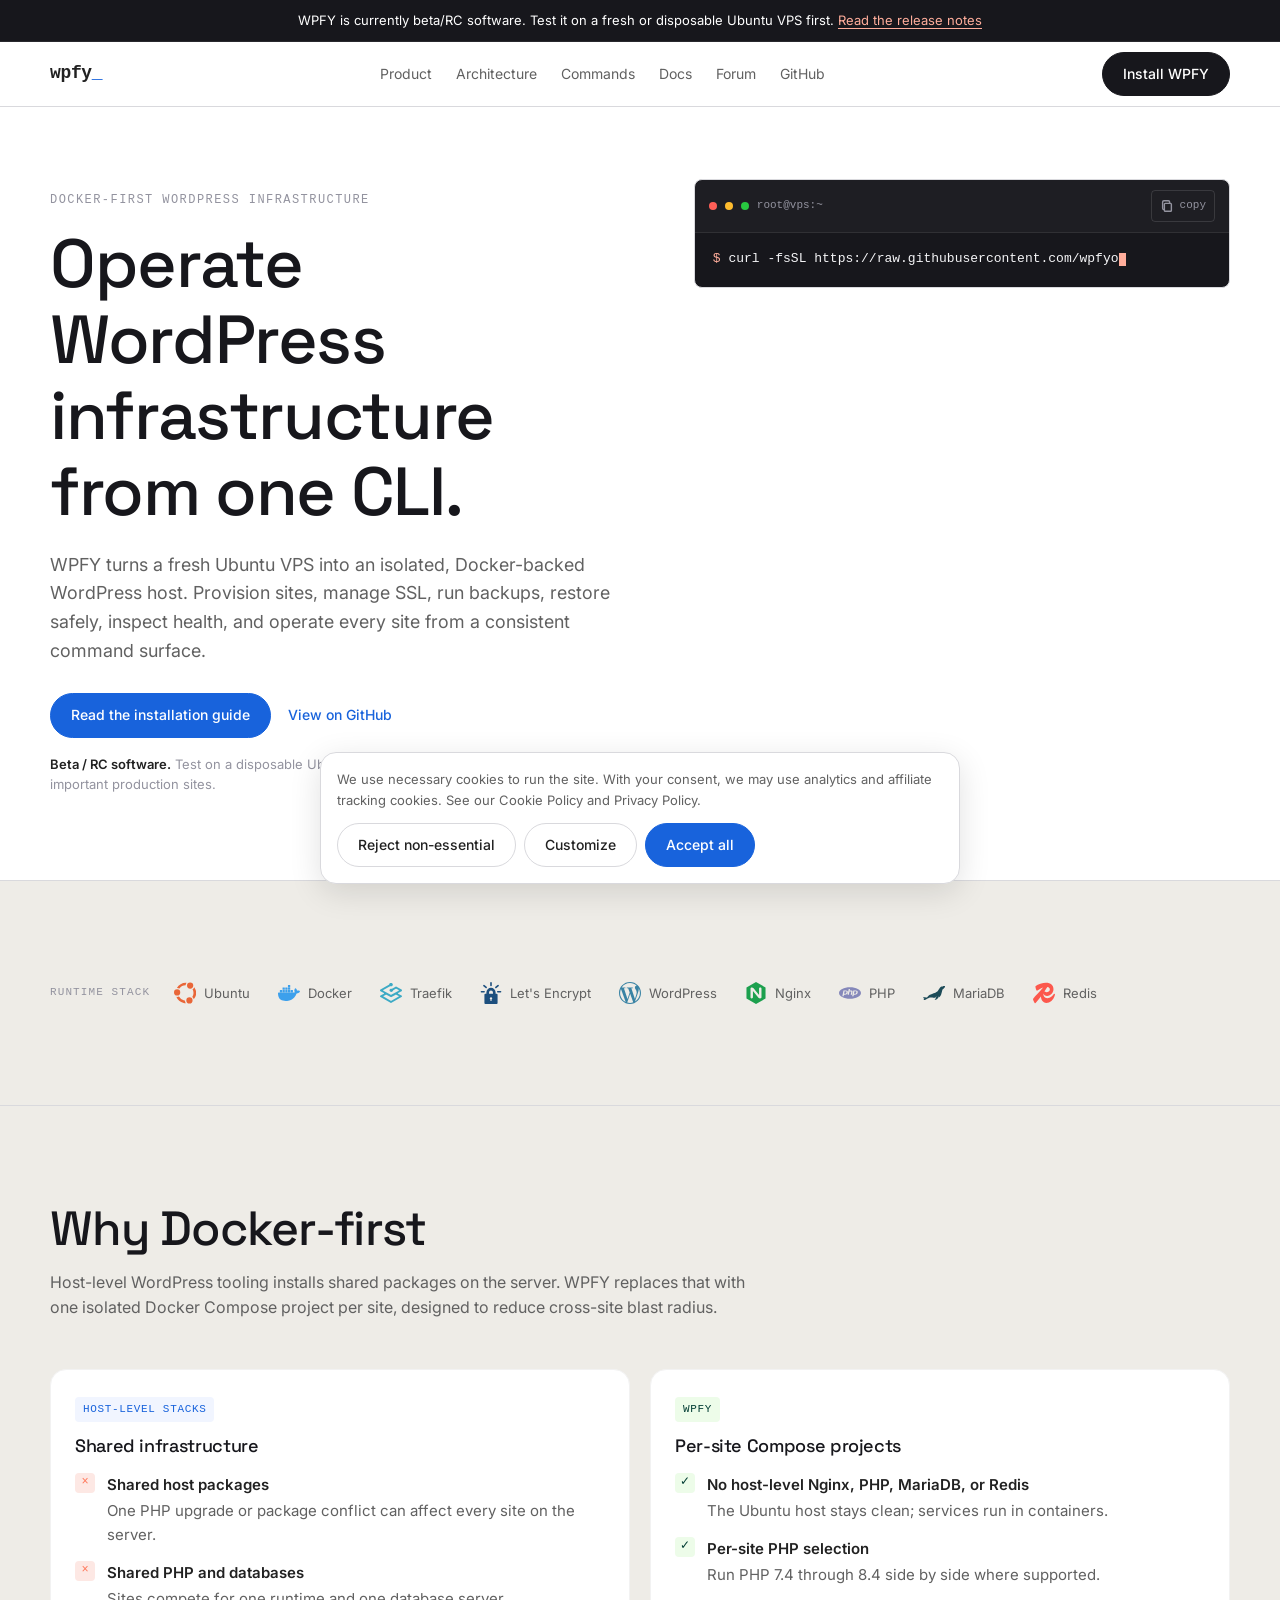
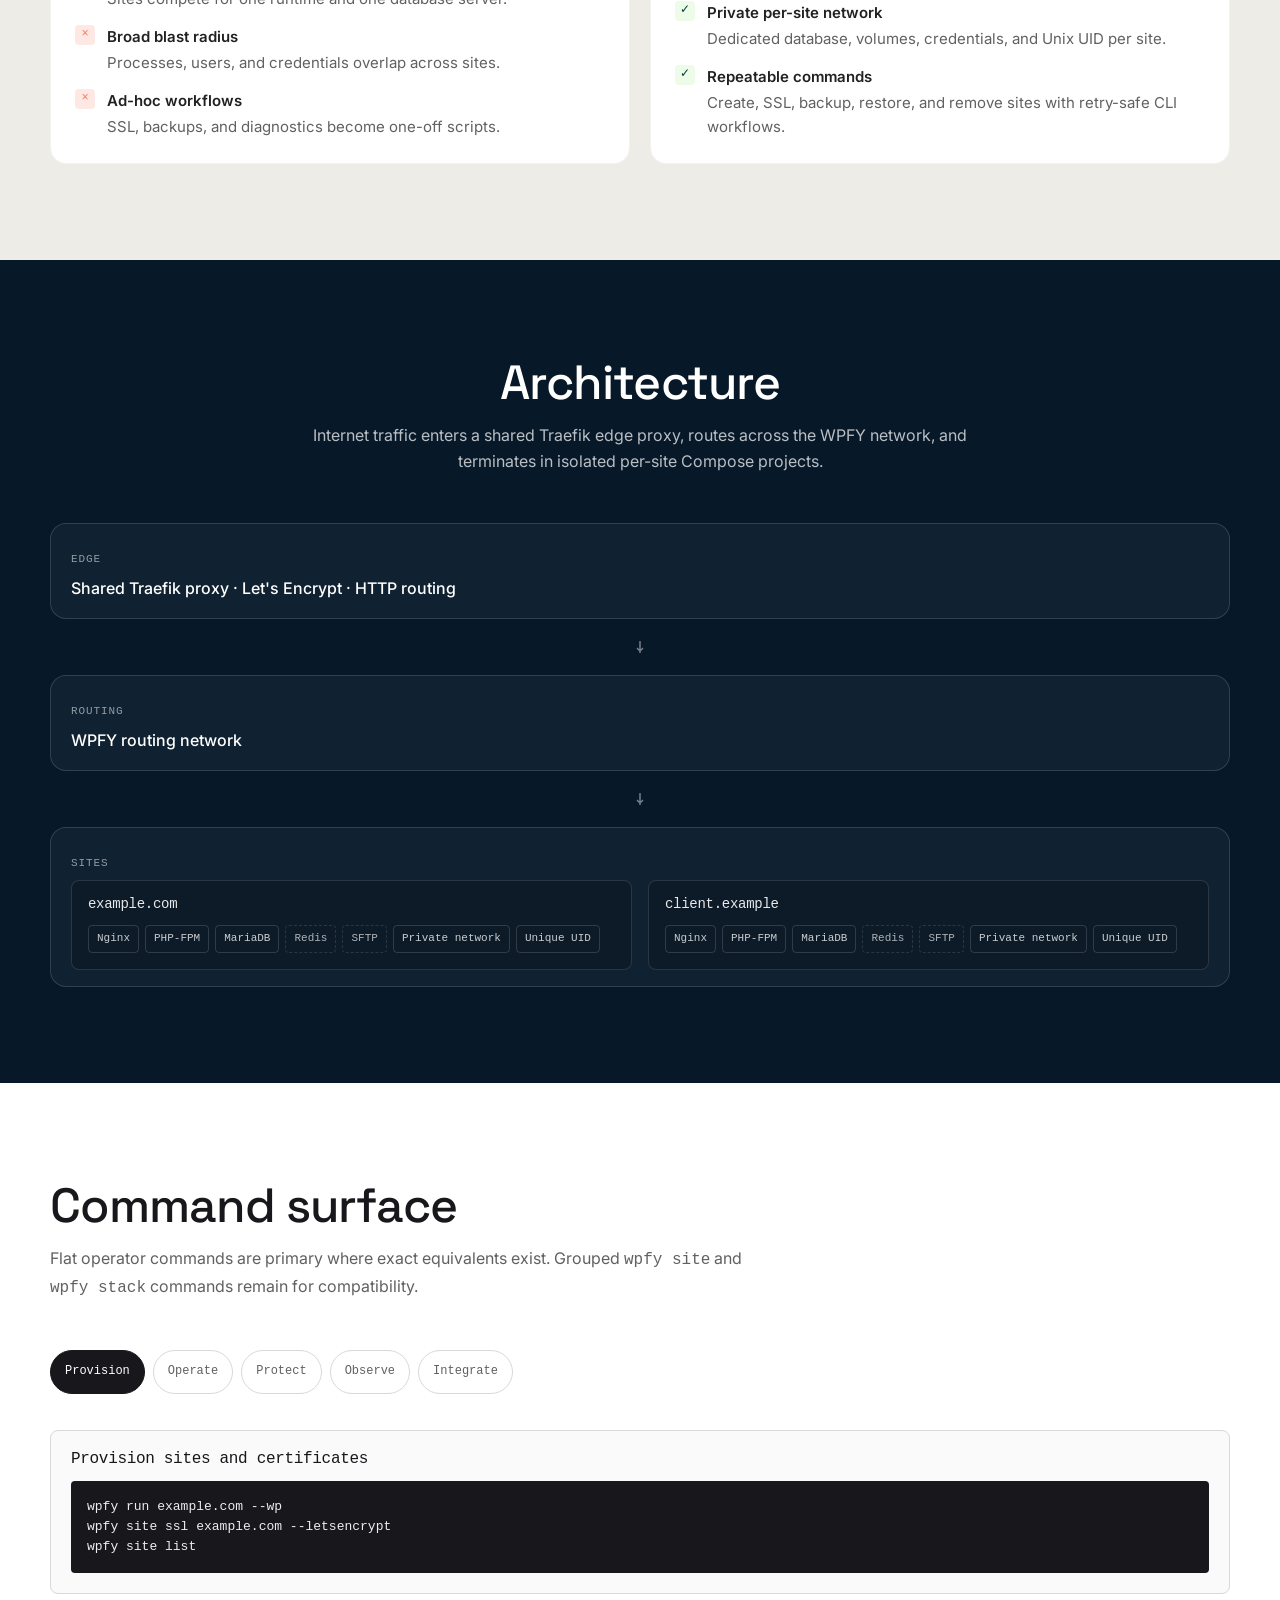
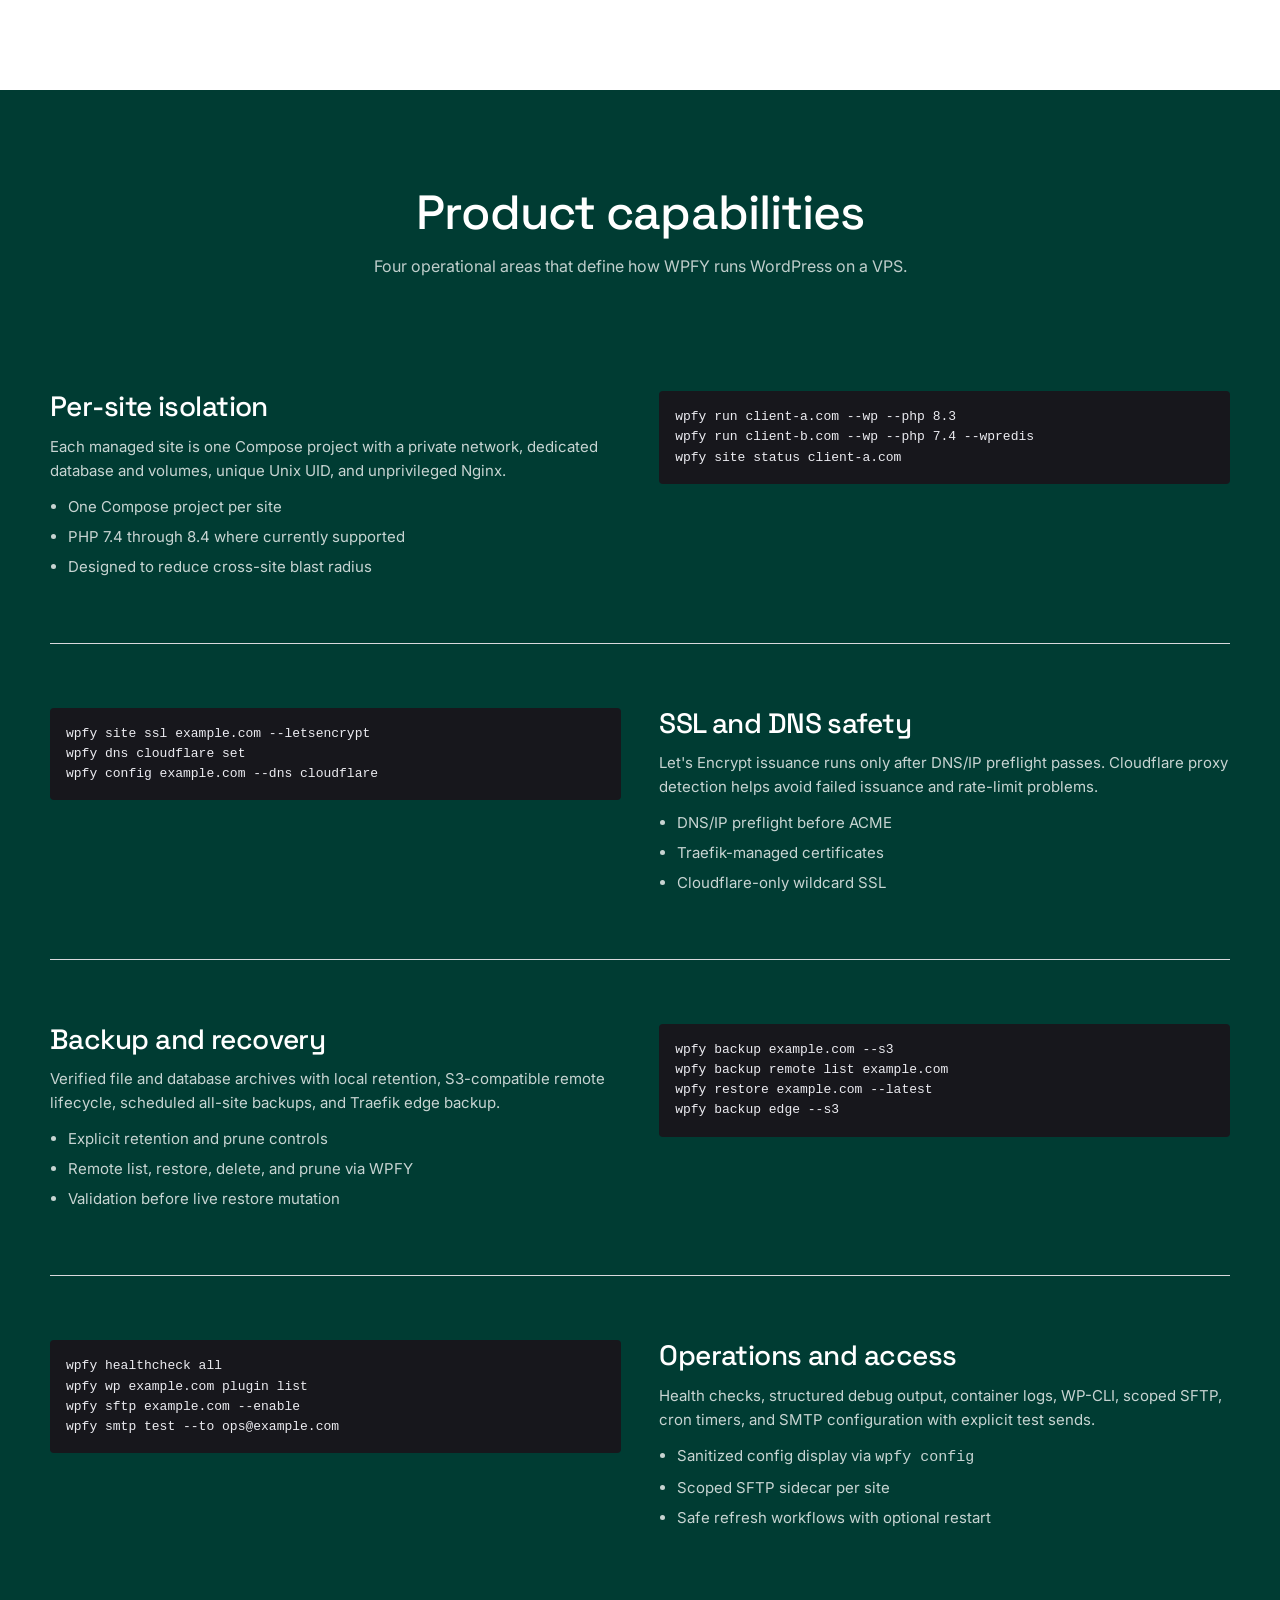
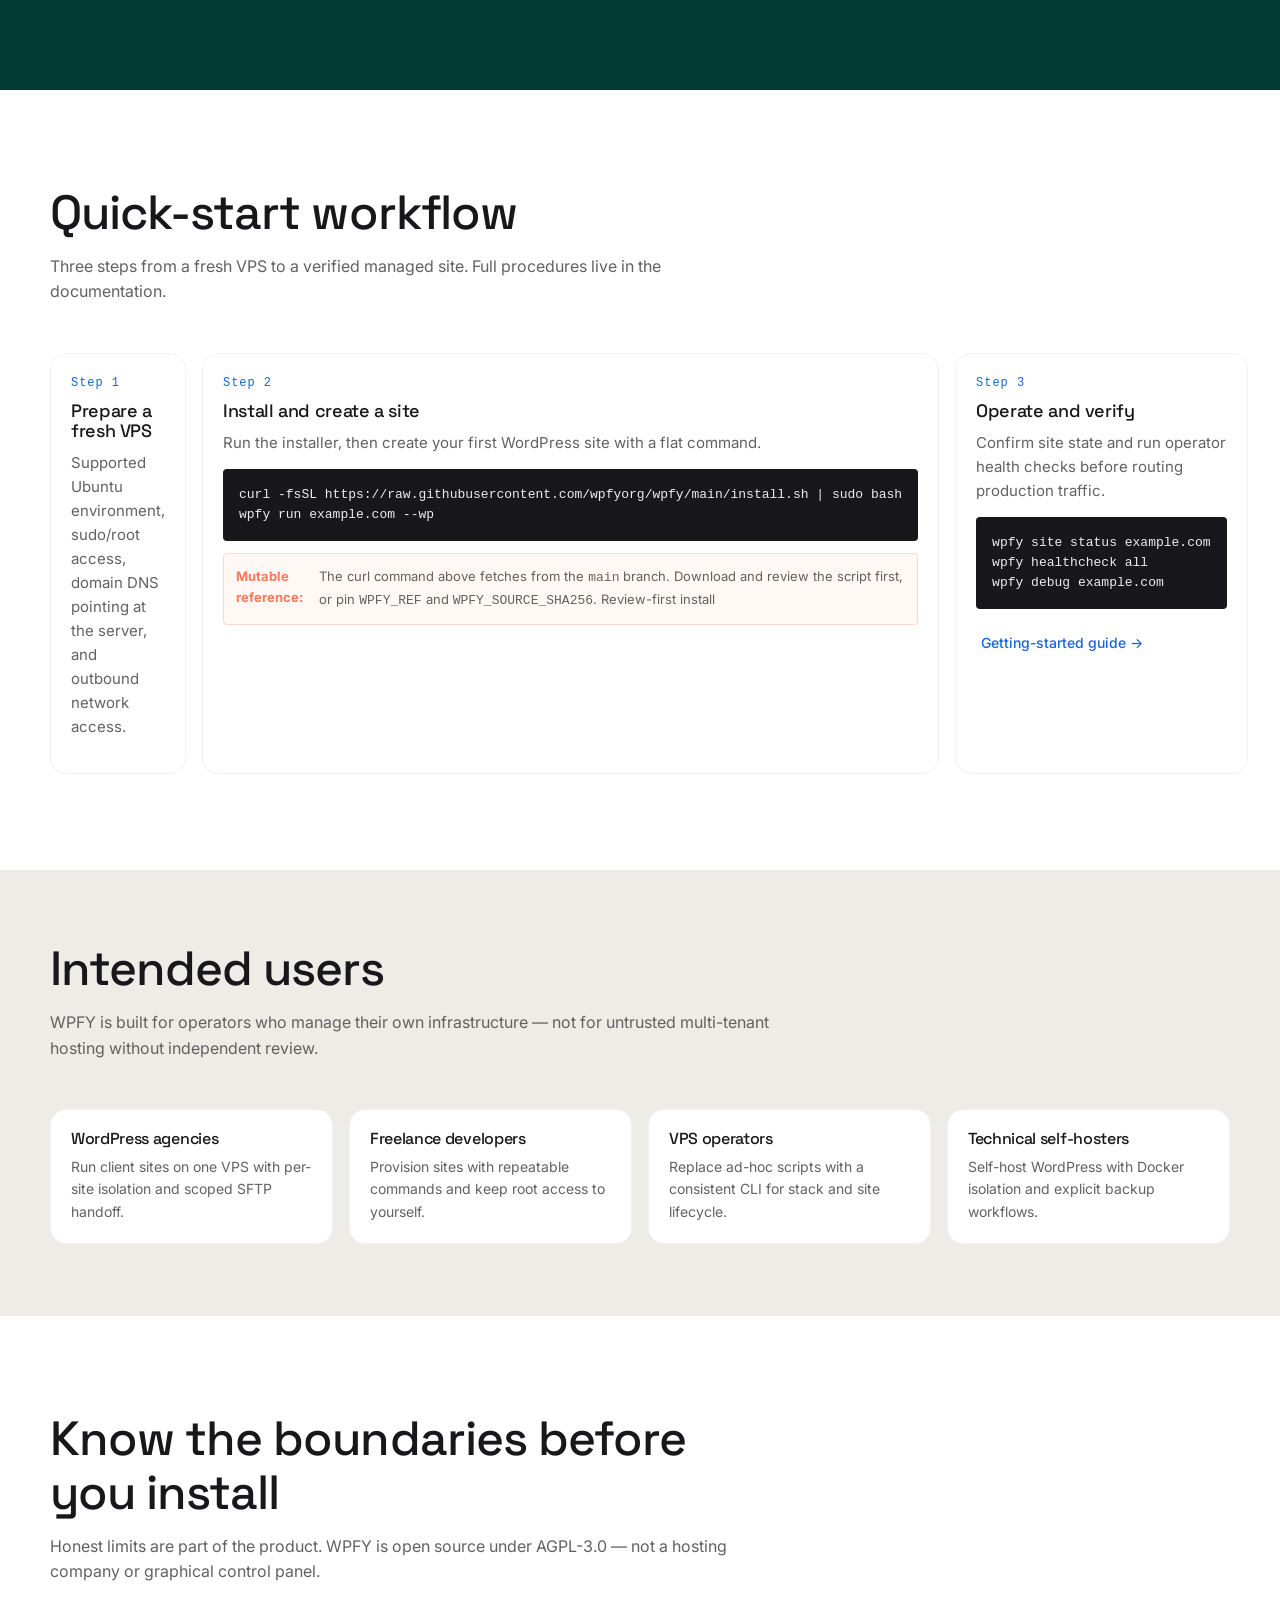
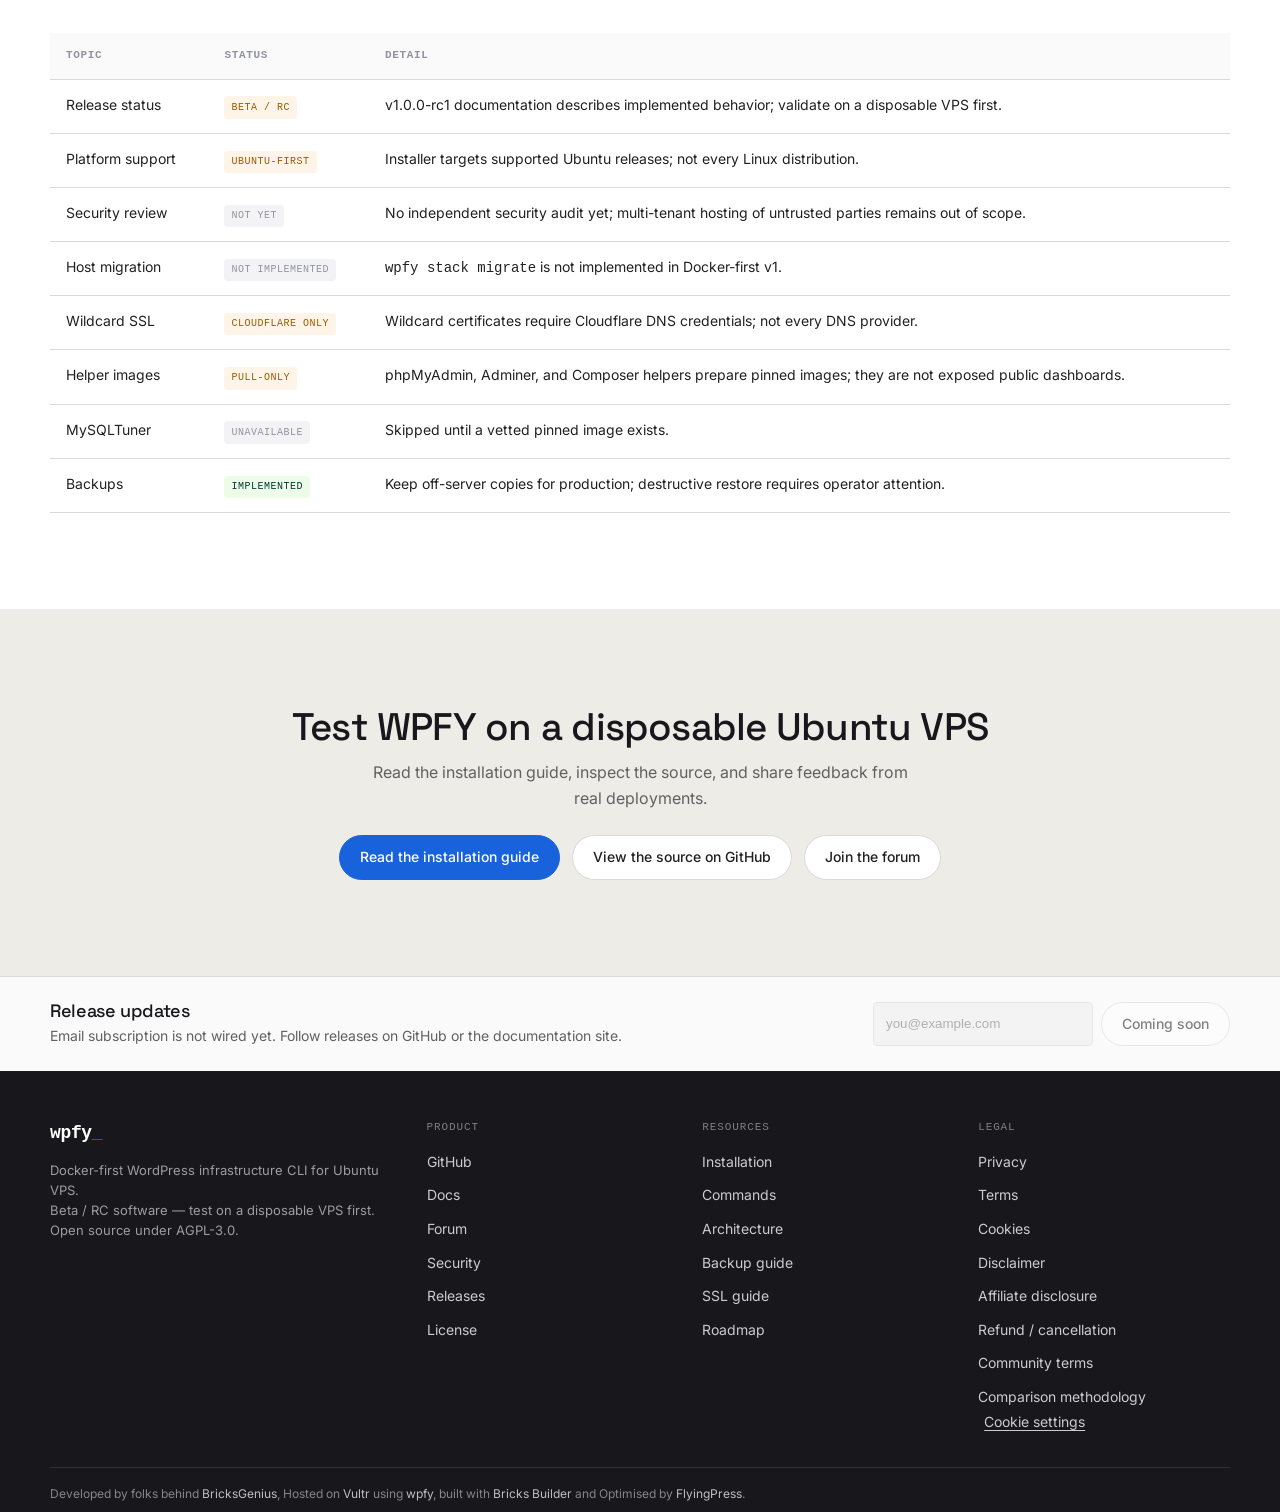
<file: index.html>
<!DOCTYPE html>
<html lang="en">
<head>
<meta charset="UTF-8">
<meta name="viewport" content="width=device-width, initial-scale=1.0">
<title>WPFY · Docker-first WordPress infrastructure CLI for Ubuntu VPS</title>
<meta name="description" content="WPFY is open-source, beta-stage CLI software for installing and operating isolated WordPress stacks on Ubuntu VPS servers. Per-site Docker Compose, Traefik edge proxy, SSL preflight, backups, restore, and diagnostics.">
<link rel="canonical" href="https://wpfy.org/">
<meta property="og:type" content="website">
<meta property="og:url" content="https://wpfy.org/">
<meta property="og:title" content="WPFY · Docker-first WordPress infrastructure CLI">
<meta property="og:description" content="Operate WordPress infrastructure from one CLI. Isolated Compose stacks, Traefik edge routing, SSL preflight, backups, and diagnostics on Ubuntu VPS.">
<meta property="og:site_name" content="WPFY">
<meta name="twitter:card" content="summary_large_image">
<meta name="twitter:title" content="WPFY · Docker-first WordPress infrastructure CLI">
<meta name="twitter:description" content="Operate WordPress infrastructure from one CLI. Beta software — test on a disposable Ubuntu VPS first.">
<link rel="icon" href="assets/icons/docker.svg" type="image/svg+xml">
<link rel="preconnect" href="https://fonts.googleapis.com">
<link rel="preconnect" href="https://fonts.gstatic.com" crossorigin>
<link href="https://fonts.googleapis.com/css2?family=Inter:wght@400;500;600&family=Space+Grotesk:wght@400;500;600&display=swap" rel="stylesheet">
<link rel="stylesheet" href="assets/styles.css?v=9">
<script type="application/ld+json">
{
  "@context": "https://schema.org",
  "@type": "SoftwareApplication",
  "name": "WPFY",
  "applicationCategory": "DeveloperApplication",
  "operatingSystem": "Ubuntu",
  "description": "Docker-first WordPress VPS installer and server-management CLI with per-site Compose isolation, Traefik edge proxy, SSL preflight, backups, and diagnostics.",
  "url": "https://wpfy.org/",
  "downloadUrl": "https://github.com/wpfyorg/wpfy",
  "license": "https://www.gnu.org/licenses/agpl-3.0.html",
  "softwareVersion": "1.0.0-rc1",
  "isAccessibleForFree": true,
  "offers": {
    "@type": "Offer",
    "price": "0",
    "priceCurrency": "USD"
  }
}
</script>
</head>
<body>

<div class="announce">
  WPFY is currently beta/RC software. Test it on a fresh or disposable Ubuntu VPS first.
  <a href="https://docs.wpfy.org/releases/v1.0.0-rc1">Read the release notes</a>
</div>

<header class="site-header">
  <div class="wrap nav">
    <a class="logo" href="/" aria-label="WPFY home">wpfy<span class="mark">_</span></a>
    <ul class="nav-links" id="nav-links">
      <li><a href="#why-docker">Product</a></li>
      <li><a href="#architecture">Architecture</a></li>
      <li><a href="#commands">Commands</a></li>
      <li><a href="https://docs.wpfy.org">Docs</a></li>
      <li><a href="https://forum.wpfy.org">Forum</a></li>
      <li><a href="https://github.com/wpfyorg/wpfy">GitHub</a></li>
    </ul>
    <div class="nav-actions">
      <a class="btn btn-primary" href="https://docs.wpfy.org/runbooks/fresh-install">Install WPFY</a>
    </div>
    <button type="button" class="menu-btn" aria-label="Toggle navigation" aria-expanded="false" aria-controls="nav-links">
      <svg viewBox="0 0 16 16" fill="none" stroke="currentColor" stroke-width="2" stroke-linecap="round" aria-hidden="true"><path d="M2 4.5h12M2 8h12M2 11.5h12"/></svg>
    </button>
  </div>
</header>

<main>

<section class="hero section-pad-sm" aria-labelledby="hero-title">
  <div class="wrap hero-grid">
    <div class="hero-copy">
      <p class="eyebrow reveal">Docker-first WordPress infrastructure</p>
      <h1 id="hero-title" class="reveal" style="--d:1">Operate WordPress infrastructure from one CLI.</h1>
      <p class="hero-lede reveal" style="--d:2">WPFY turns a fresh Ubuntu VPS into an isolated, Docker-backed WordPress host. Provision sites, manage SSL, run backups, restore safely, inspect health, and operate every site from a consistent command surface.</p>
      <div class="hero-ctas reveal" style="--d:3">
        <a class="btn btn-blue" href="https://docs.wpfy.org/runbooks/fresh-install">Read the installation guide</a>
        <a class="btn btn-ghost" href="https://github.com/wpfyorg/wpfy">View on GitHub</a>
      </div>
      <p class="hero-note reveal" style="--d:4"><strong>Beta / RC software.</strong> Test on a disposable Ubuntu VPS before important production sites.</p>
    </div>
    <div class="hero-terminal reveal" style="--d:2">
      <div class="terminal">
        <div class="term-bar">
          <span class="term-dot d1" aria-hidden="true"></span>
          <span class="term-dot d2" aria-hidden="true"></span>
          <span class="term-dot d3" aria-hidden="true"></span>
          <span class="term-title">root@vps:~</span>
          <button type="button" class="copy-btn" aria-label="Copy install command" data-copy="curl -fsSL https://raw.githubusercontent.com/wpfyorg/wpfy/main/install.sh | sudo bash">
            <svg viewBox="0 0 16 16" fill="none" stroke="currentColor" stroke-width="1.6" aria-hidden="true"><rect x="5" y="5" width="8" height="9" rx="1"/><path d="M11 5V3.5A1.5 1.5 0 0 0 9.5 2h-5A1.5 1.5 0 0 0 3 3.5v7A1.5 1.5 0 0 0 4.5 12H5"/></svg>
            <span>copy</span>
          </button>
        </div>
        <p class="sr-only">Terminal demo: WPFY installer on Ubuntu, then site creation with flat commands.</p>
        <pre class="term-body" id="hero-term"><span class="t-line"><span class="t-prompt">$</span> <span class="t-cmd">curl -fsSL https://raw.githubusercontent.com/wpfyorg/wpfy/main/install.sh | sudo bash</span></span><span class="t-line t-out">[ 1/16] Checking Ubuntu release ............ <span class="t-ok">OK</span></span><span class="t-line t-out">[ 2/16] Verifying source checksum .......... <span class="t-ok">OK</span></span><span class="t-line t-out">        ...</span><span class="t-line t-out">[16/16] wpfy installed. Run: <span class="t-dim">wpfy --help</span></span></pre>
      </div>
    </div>
  </div>
</section>

<section class="tech-strip section-pad-sm" id="tech" aria-labelledby="tech-title">
  <div class="wrap tech-inner">
    <p class="tech-label" id="tech-title">Runtime stack</p>
    <ul class="tech-icons" aria-label="Technology foundation">
      <li><img src="assets/icons/ubuntu.svg" alt="" width="22" height="22" loading="lazy"> Ubuntu</li>
      <li><img src="assets/icons/docker.svg" alt="" width="22" height="22" loading="lazy"> Docker</li>
      <li><img src="assets/icons/traefikproxy.svg" alt="" width="22" height="22" loading="lazy"> Traefik</li>
      <li><img src="assets/icons/letsencrypt.svg" alt="" width="22" height="22" loading="lazy"> Let's Encrypt</li>
      <li><img src="assets/icons/wordpress.svg" alt="" width="22" height="22" loading="lazy"> WordPress</li>
      <li><img src="assets/icons/nginx.svg" alt="" width="22" height="22" loading="lazy"> Nginx</li>
      <li><img src="assets/icons/php.svg" alt="" width="22" height="22" loading="lazy"> PHP</li>
      <li><img src="assets/icons/mariadb.svg" alt="" width="22" height="22" loading="lazy"> MariaDB</li>
      <li><img src="assets/icons/redis.svg" alt="" width="22" height="22" loading="lazy"> Redis</li>
    </ul>
  </div>
</section>

<section id="why-docker" class="section-stone section-pad" aria-labelledby="why-title">
  <div class="wrap">
    <div class="section-head reveal">
      <h2 id="why-title">Why Docker-first</h2>
      <p class="lede">Host-level WordPress tooling installs shared packages on the server. WPFY replaces that with one isolated Docker Compose project per site, designed to reduce cross-site blast radius.</p>
    </div>
    <div class="compare">
      <article class="compare-card reveal" style="--d:1">
        <span class="tag tag-muted">Host-level stacks</span>
        <h3>Shared infrastructure</h3>
        <ul>
          <li><span class="li-x" aria-hidden="true">×</span><div><strong>Shared host packages</strong>One PHP upgrade or package conflict can affect every site on the server.</div></li>
          <li><span class="li-x" aria-hidden="true">×</span><div><strong>Shared PHP and databases</strong>Sites compete for one runtime and one database server.</div></li>
          <li><span class="li-x" aria-hidden="true">×</span><div><strong>Broad blast radius</strong>Processes, users, and credentials overlap across sites.</div></li>
          <li><span class="li-x" aria-hidden="true">×</span><div><strong>Ad-hoc workflows</strong>SSL, backups, and diagnostics become one-off scripts.</div></li>
        </ul>
      </article>
      <article class="compare-card reveal" style="--d:2">
        <span class="tag tag-green">WPFY</span>
        <h3>Per-site Compose projects</h3>
        <ul>
          <li><span class="li-check" aria-hidden="true">✓</span><div><strong>No host-level Nginx, PHP, MariaDB, or Redis</strong>The Ubuntu host stays clean; services run in containers.</div></li>
          <li><span class="li-check" aria-hidden="true">✓</span><div><strong>Per-site PHP selection</strong>Run PHP 7.4 through 8.4 side by side where supported.</div></li>
          <li><span class="li-check" aria-hidden="true">✓</span><div><strong>Private per-site network</strong>Dedicated database, volumes, credentials, and Unix UID per site.</div></li>
          <li><span class="li-check" aria-hidden="true">✓</span><div><strong>Repeatable commands</strong>Create, SSL, backup, restore, and remove sites with retry-safe CLI workflows.</div></li>
        </ul>
      </article>
    </div>
  </div>
</section>

<section id="architecture" class="section-navy section-pad" aria-labelledby="arch-title">
  <div class="wrap">
    <div class="section-head center reveal">
      <h2 id="arch-title">Architecture</h2>
      <p class="lede">Internet traffic enters a shared Traefik edge proxy, routes across the WPFY network, and terminates in isolated per-site Compose projects.</p>
    </div>
    <div class="arch-diagram reveal" style="--d:1">
      <div class="arch-layer">
        <p class="arch-layer-label">Edge</p>
        <p class="arch-layer-title">Shared Traefik proxy · Let's Encrypt · HTTP routing</p>
      </div>
      <div class="arch-connector" aria-hidden="true"><svg viewBox="0 0 16 16" fill="none" stroke="currentColor" stroke-width="1.5"><path d="M8 2v12M8 12l-3-3M8 12l3-3"/></svg></div>
      <div class="arch-layer">
        <p class="arch-layer-label">Routing</p>
        <p class="arch-layer-title">WPFY routing network</p>
      </div>
      <div class="arch-connector" aria-hidden="true"><svg viewBox="0 0 16 16" fill="none" stroke="currentColor" stroke-width="1.5"><path d="M8 2v12M8 12l-3-3M8 12l3-3"/></svg></div>
      <div class="arch-layer">
        <p class="arch-layer-label">Sites</p>
        <div class="arch-sites">
          <article class="arch-site">
            <h4>example.com</h4>
            <div class="arch-chips">
              <span class="arch-chip">Nginx</span>
              <span class="arch-chip">PHP-FPM</span>
              <span class="arch-chip">MariaDB</span>
              <span class="arch-chip opt">Redis</span>
              <span class="arch-chip opt">SFTP</span>
              <span class="arch-chip">Private network</span>
              <span class="arch-chip">Unique UID</span>
            </div>
          </article>
          <article class="arch-site">
            <h4>client.example</h4>
            <div class="arch-chips">
              <span class="arch-chip">Nginx</span>
              <span class="arch-chip">PHP-FPM</span>
              <span class="arch-chip">MariaDB</span>
              <span class="arch-chip opt">Redis</span>
              <span class="arch-chip opt">SFTP</span>
              <span class="arch-chip">Private network</span>
              <span class="arch-chip">Unique UID</span>
            </div>
          </article>
        </div>
      </div>
    </div>
  </div>
</section>

<section id="commands" class="section-pad" aria-labelledby="commands-title">
  <div class="wrap">
    <div class="section-head reveal">
      <h2 id="commands-title">Command surface</h2>
      <p class="lede">Flat operator commands are primary where exact equivalents exist. Grouped <code>wpfy site</code> and <code>wpfy stack</code> commands remain for compatibility.</p>
    </div>
    <div class="cmd-groups reveal" style="--d:1">
      <div class="cmd-tabs" role="tablist" aria-label="Command groups">
        <button type="button" class="cmd-tab" role="tab" id="tab-provision" aria-selected="true" aria-controls="panel-provision">Provision</button>
        <button type="button" class="cmd-tab" role="tab" id="tab-operate" aria-selected="false" aria-controls="panel-operate">Operate</button>
        <button type="button" class="cmd-tab" role="tab" id="tab-protect" aria-selected="false" aria-controls="panel-protect">Protect</button>
        <button type="button" class="cmd-tab" role="tab" id="tab-observe" aria-selected="false" aria-controls="panel-observe">Observe</button>
        <button type="button" class="cmd-tab" role="tab" id="tab-integrate" aria-selected="false" aria-controls="panel-integrate">Integrate</button>
      </div>
      <div class="cmd-panel is-active" role="tabpanel" id="panel-provision" aria-labelledby="tab-provision">
        <h3>Provision sites and certificates</h3>
        <pre class="code-block">wpfy run example.com --wp
wpfy site ssl example.com --letsencrypt
wpfy site list</pre>
      </div>
      <div class="cmd-panel" role="tabpanel" id="panel-operate" aria-labelledby="tab-operate" hidden>
        <h3>Operate runtimes and configuration</h3>
        <pre class="code-block">wpfy up example.com
wpfy down example.com
wpfy exec example.com app -- php -v
wpfy config example.com
wpfy refresh example.com --restart</pre>
      </div>
      <div class="cmd-panel" role="tabpanel" id="panel-protect" aria-labelledby="tab-protect" hidden>
        <h3>Back up, restore, and retain</h3>
        <pre class="code-block">wpfy backup example.com
wpfy backup prune example.com --keep 7
wpfy backup schedule daily --time 02:30 --s3
wpfy restore example.com --latest
wpfy backup edge</pre>
      </div>
      <div class="cmd-panel" role="tabpanel" id="panel-observe" aria-labelledby="tab-observe" hidden>
        <h3>Inspect health, logs, and security</h3>
        <pre class="code-block">wpfy healthcheck all
wpfy debug example.com
wpfy log show example.com --nginx -f
wpfy motd
wpfy secure example.com</pre>
      </div>
      <div class="cmd-panel" role="tabpanel" id="panel-integrate" aria-labelledby="tab-integrate" hidden>
        <h3>Integrate WordPress, access, and services</h3>
        <pre class="code-block">wpfy wp example.com plugin list
wpfy sftp example.com --enable
wpfy cron status
wpfy smtp status
wpfy dns cloudflare status</pre>
      </div>
      <noscript>
        <div class="cmd-panel is-active">
          <h3>All command groups (JavaScript disabled)</h3>
          <pre class="code-block"># Provision
wpfy run example.com --wp
wpfy site ssl example.com --letsencrypt
wpfy site list

# Operate
wpfy up example.com
wpfy down example.com
wpfy exec example.com app -- php -v
wpfy config example.com
wpfy refresh example.com --restart

# Protect
wpfy backup example.com
wpfy backup prune example.com --keep 7
wpfy backup schedule daily --time 02:30 --s3
wpfy restore example.com --latest
wpfy backup edge

# Observe
wpfy healthcheck all
wpfy debug example.com
wpfy log show example.com --nginx -f
wpfy motd
wpfy secure example.com

# Integrate
wpfy wp example.com plugin list
wpfy sftp example.com --enable
wpfy cron status
wpfy smtp status
wpfy dns cloudflare status</pre>
        </div>
      </noscript>
    </div>
  </div>
</section>

<section id="capabilities" class="section-green section-pad" aria-labelledby="cap-title">
  <div class="wrap">
    <div class="section-head center reveal">
      <h2 id="cap-title">Product capabilities</h2>
      <p class="lede">Four operational areas that define how WPFY runs WordPress on a VPS.</p>
    </div>

    <article class="cap-band reveal">
      <div class="cap-copy">
        <h3>Per-site isolation</h3>
        <p>Each managed site is one Compose project with a private network, dedicated database and volumes, unique Unix UID, and unprivileged Nginx.</p>
        <ul>
          <li>One Compose project per site</li>
          <li>PHP 7.4 through 8.4 where currently supported</li>
          <li>Designed to reduce cross-site blast radius</li>
        </ul>
      </div>
      <div class="cap-media">
        <pre class="code-block">wpfy run client-a.com --wp --php 8.3
wpfy run client-b.com --wp --php 7.4 --wpredis
wpfy site status client-a.com</pre>
      </div>
    </article>

    <article class="cap-band flip reveal" style="--d:1">
      <div class="cap-copy">
        <h3>SSL and DNS safety</h3>
        <p>Let's Encrypt issuance runs only after DNS/IP preflight passes. Cloudflare proxy detection helps avoid failed issuance and rate-limit problems.</p>
        <ul>
          <li>DNS/IP preflight before ACME</li>
          <li>Traefik-managed certificates</li>
          <li>Cloudflare-only wildcard SSL</li>
        </ul>
      </div>
      <div class="cap-media">
        <pre class="code-block">wpfy site ssl example.com --letsencrypt
wpfy dns cloudflare set
wpfy config example.com --dns cloudflare</pre>
      </div>
    </article>

    <article class="cap-band reveal" style="--d:2">
      <div class="cap-copy">
        <h3>Backup and recovery</h3>
        <p>Verified file and database archives with local retention, S3-compatible remote lifecycle, scheduled all-site backups, and Traefik edge backup.</p>
        <ul>
          <li>Explicit retention and prune controls</li>
          <li>Remote list, restore, delete, and prune via WPFY</li>
          <li>Validation before live restore mutation</li>
        </ul>
      </div>
      <div class="cap-media">
        <pre class="code-block">wpfy backup example.com --s3
wpfy backup remote list example.com
wpfy restore example.com --latest
wpfy backup edge --s3</pre>
      </div>
    </article>

    <article class="cap-band flip reveal" style="--d:3">
      <div class="cap-copy">
        <h3>Operations and access</h3>
        <p>Health checks, structured debug output, container logs, WP-CLI, scoped SFTP, cron timers, and SMTP configuration with explicit test sends.</p>
        <ul>
          <li>Sanitized config display via <code>wpfy config</code></li>
          <li>Scoped SFTP sidecar per site</li>
          <li>Safe refresh workflows with optional restart</li>
        </ul>
      </div>
      <div class="cap-media">
        <pre class="code-block">wpfy healthcheck all
wpfy wp example.com plugin list
wpfy sftp example.com --enable
wpfy smtp test --to ops@example.com</pre>
      </div>
    </article>
  </div>
</section>

<section id="quick-start" class="section-pad" aria-labelledby="qs-title">
  <div class="wrap">
    <div class="section-head reveal">
      <h2 id="qs-title">Quick-start workflow</h2>
      <p class="lede">Three steps from a fresh VPS to a verified managed site. Full procedures live in the documentation.</p>
    </div>
    <div class="steps">
      <article class="step-card reveal" style="--d:0">
        <span class="step-num">Step 1</span>
        <h3>Prepare a fresh VPS</h3>
        <p>Supported Ubuntu environment, sudo/root access, domain DNS pointing at the server, and outbound network access.</p>
      </article>
      <article class="step-card reveal" style="--d:1">
        <span class="step-num">Step 2</span>
        <h3>Install and create a site</h3>
        <p>Run the installer, then create your first WordPress site with a flat command.</p>
        <pre class="code-block">curl -fsSL https://raw.githubusercontent.com/wpfyorg/wpfy/main/install.sh | sudo bash
wpfy run example.com --wp</pre>
        <div class="install-warning" role="note">
          <strong>Mutable reference:</strong>
          <span>The curl command above fetches from the <code>main</code> branch. Download and review the script first, or pin <code>WPFY_REF</code> and <code>WPFY_SOURCE_SHA256</code>. <a href="https://docs.wpfy.org/runbooks/fresh-install">Review-first install</a></span>
        </div>
      </article>
      <article class="step-card reveal" style="--d:2">
        <span class="step-num">Step 3</span>
        <h3>Operate and verify</h3>
        <p>Confirm site state and run operator health checks before routing production traffic.</p>
        <pre class="code-block">wpfy site status example.com
wpfy healthcheck all
wpfy debug example.com</pre>
        <p style="margin-top:0.75rem;font-size:0.875rem"><a class="btn btn-ghost" href="https://docs.wpfy.org/getting-started/introduction">Getting-started guide →</a></p>
      </article>
    </div>
  </div>
</section>

<section id="users" class="section-stone section-pad-sm" aria-labelledby="users-title">
  <div class="wrap">
    <div class="section-head reveal">
      <h2 id="users-title">Intended users</h2>
      <p class="lede">WPFY is built for operators who manage their own infrastructure — not for untrusted multi-tenant hosting without independent review.</p>
    </div>
    <div class="who-grid">
      <article class="who-card reveal" style="--d:0">
        <h3>WordPress agencies</h3>
        <p>Run client sites on one VPS with per-site isolation and scoped SFTP handoff.</p>
      </article>
      <article class="who-card reveal" style="--d:1">
        <h3>Freelance developers</h3>
        <p>Provision sites with repeatable commands and keep root access to yourself.</p>
      </article>
      <article class="who-card reveal" style="--d:2">
        <h3>VPS operators</h3>
        <p>Replace ad-hoc scripts with a consistent CLI for stack and site lifecycle.</p>
      </article>
      <article class="who-card reveal" style="--d:3">
        <h3>Technical self-hosters</h3>
        <p>Self-host WordPress with Docker isolation and explicit backup workflows.</p>
      </article>
    </div>
  </div>
</section>

<section id="boundaries" class="section-pad" aria-labelledby="boundaries-title">
  <div class="wrap">
    <div class="section-head reveal">
      <h2 id="boundaries-title">Know the boundaries before you install</h2>
      <p class="lede">Honest limits are part of the product. WPFY is open source under AGPL-3.0 — not a hosting company or graphical control panel.</p>
    </div>
    <div class="boundaries-table-wrap reveal" style="--d:1">
      <table class="boundaries-table">
        <thead>
          <tr>
            <th scope="col">Topic</th>
            <th scope="col">Status</th>
            <th scope="col">Detail</th>
          </tr>
        </thead>
        <tbody>
          <tr>
            <td>Release status</td>
            <td><span class="status-pill status-limited">Beta / RC</span></td>
            <td>v1.0.0-rc1 documentation describes implemented behavior; validate on a disposable VPS first.</td>
          </tr>
          <tr>
            <td>Platform support</td>
            <td><span class="status-pill status-limited">Ubuntu-first</span></td>
            <td>Installer targets supported Ubuntu releases; not every Linux distribution.</td>
          </tr>
          <tr>
            <td>Security review</td>
            <td><span class="status-pill status-deferred">Not yet</span></td>
            <td>No independent security audit yet; multi-tenant hosting of untrusted parties remains out of scope.</td>
          </tr>
          <tr>
            <td>Host migration</td>
            <td><span class="status-pill status-deferred">Not implemented</span></td>
            <td><code>wpfy stack migrate</code> is not implemented in Docker-first v1.</td>
          </tr>
          <tr>
            <td>Wildcard SSL</td>
            <td><span class="status-pill status-limited">Cloudflare only</span></td>
            <td>Wildcard certificates require Cloudflare DNS credentials; not every DNS provider.</td>
          </tr>
          <tr>
            <td>Helper images</td>
            <td><span class="status-pill status-limited">Pull-only</span></td>
            <td>phpMyAdmin, Adminer, and Composer helpers prepare pinned images; they are not exposed public dashboards.</td>
          </tr>
          <tr>
            <td>MySQLTuner</td>
            <td><span class="status-pill status-deferred">Unavailable</span></td>
            <td>Skipped until a vetted pinned image exists.</td>
          </tr>
          <tr>
            <td>Backups</td>
            <td><span class="status-pill status-implemented">Implemented</span></td>
            <td>Keep off-server copies for production; destructive restore requires operator attention.</td>
          </tr>
        </tbody>
      </table>
    </div>
  </div>
</section>

<section class="cta-band section-pad" id="cta" aria-labelledby="cta-title">
  <div class="wrap">
    <h2 id="cta-title" class="reveal">Test WPFY on a disposable Ubuntu VPS</h2>
    <p class="reveal" style="--d:1">Read the installation guide, inspect the source, and share feedback from real deployments.</p>
    <div class="cta-actions reveal" style="--d:2">
      <a class="btn btn-blue" href="https://docs.wpfy.org/runbooks/fresh-install">Read the installation guide</a>
      <a class="btn" href="https://github.com/wpfyorg/wpfy">View the source on GitHub</a>
      <a class="btn" href="https://forum.wpfy.org">Join the forum</a>
    </div>
  </div>
</section>

<section class="updates-band" id="updates" aria-labelledby="updates-title">
  <div class="wrap updates-inner">
    <div>
      <h2 id="updates-title">Release updates</h2>
      <p>Email subscription is not wired yet. Follow releases on GitHub or the documentation site.</p>
    </div>
    <div class="updates-disabled" aria-disabled="true">
      <label class="sr-only" for="updates-email">Email address</label>
      <input id="updates-email" type="email" placeholder="you@example.com" disabled>
      <button type="button" class="btn" disabled>Coming soon</button>
    </div>
  </div>
</section>

</main>

<footer class="site-footer">
  <div class="wrap footer-grid">
    <div>
      <a class="logo" href="/" aria-label="WPFY home">wpfy<span class="mark">_</span></a>
      <p class="footer-meta">Docker-first WordPress infrastructure CLI for Ubuntu VPS.<br>Beta / RC software — test on a disposable VPS first.<br>Open source under AGPL-3.0.</p>
    </div>
    <div>
      <p class="footer-col-title">Product</p>
      <ul class="footer-links">
        <li><a href="https://github.com/wpfyorg/wpfy">GitHub</a></li>
        <li><a href="https://docs.wpfy.org">Docs</a></li>
        <li><a href="https://forum.wpfy.org">Forum</a></li>
        <li><a href="https://docs.wpfy.org/reference/security">Security</a></li>
        <li><a href="https://docs.wpfy.org/releases/v1.0.0-rc1">Releases</a></li>
        <li><a href="https://github.com/wpfyorg/wpfy/blob/main/LICENSE">License</a></li>
      </ul>
    </div>
    <div>
      <p class="footer-col-title">Resources</p>
      <ul class="footer-links">
        <li><a href="https://docs.wpfy.org/runbooks/fresh-install">Installation</a></li>
        <li><a href="https://docs.wpfy.org/commands/run">Commands</a></li>
        <li><a href="https://docs.wpfy.org/reference/architecture">Architecture</a></li>
        <li><a href="https://docs.wpfy.org/commands/backup">Backup guide</a></li>
        <li><a href="https://docs.wpfy.org/runbooks/enable-ssl">SSL guide</a></li>
        <li><a href="https://github.com/wpfyorg/wpfy/blob/main/ROADMAP.md">Roadmap</a></li>
      </ul>
    </div>
    <div>
      <p class="footer-col-title">Legal</p>
      <ul class="footer-links">
        <li><a href="/legal/privacy">Privacy</a></li>
        <li><a href="/legal/terms">Terms</a></li>
        <li><a href="/legal/cookies">Cookies</a></li>
        <li><a href="/legal/disclaimer">Disclaimer</a></li>
        <li><a href="/legal/affiliate-disclosure">Affiliate disclosure</a></li>
        <li><a href="/legal/refund">Refund / cancellation</a></li>
        <li><a href="/legal/community">Community terms</a></li>
        <li><a href="/legal/comparison-methodology">Comparison methodology</a></li>
      </ul>
      <button type="button" class="cookie-settings-link" data-cookie-settings>Cookie settings</button>
    </div>
  </div>
  <div class="wrap footer-bar">Developed by folks behind <a href="https://bricksgenius.com" target="_blank" rel="noopener">BricksGenius</a>, Hosted on <a href="https://www.vultr.com" target="_blank" rel="noopener">Vultr</a> using <a href="https://wpfy.org">wpfy</a>, built with <a href="https://bricksbuilder.io" target="_blank" rel="noopener">Bricks Builder</a> and Optimised by <a href="https://flyingpress.com" target="_blank" rel="noopener">FlyingPress</a>.</div>
</footer>

<script src="assets/main.js?v=9" defer></script>
</body>
</html>
</file>
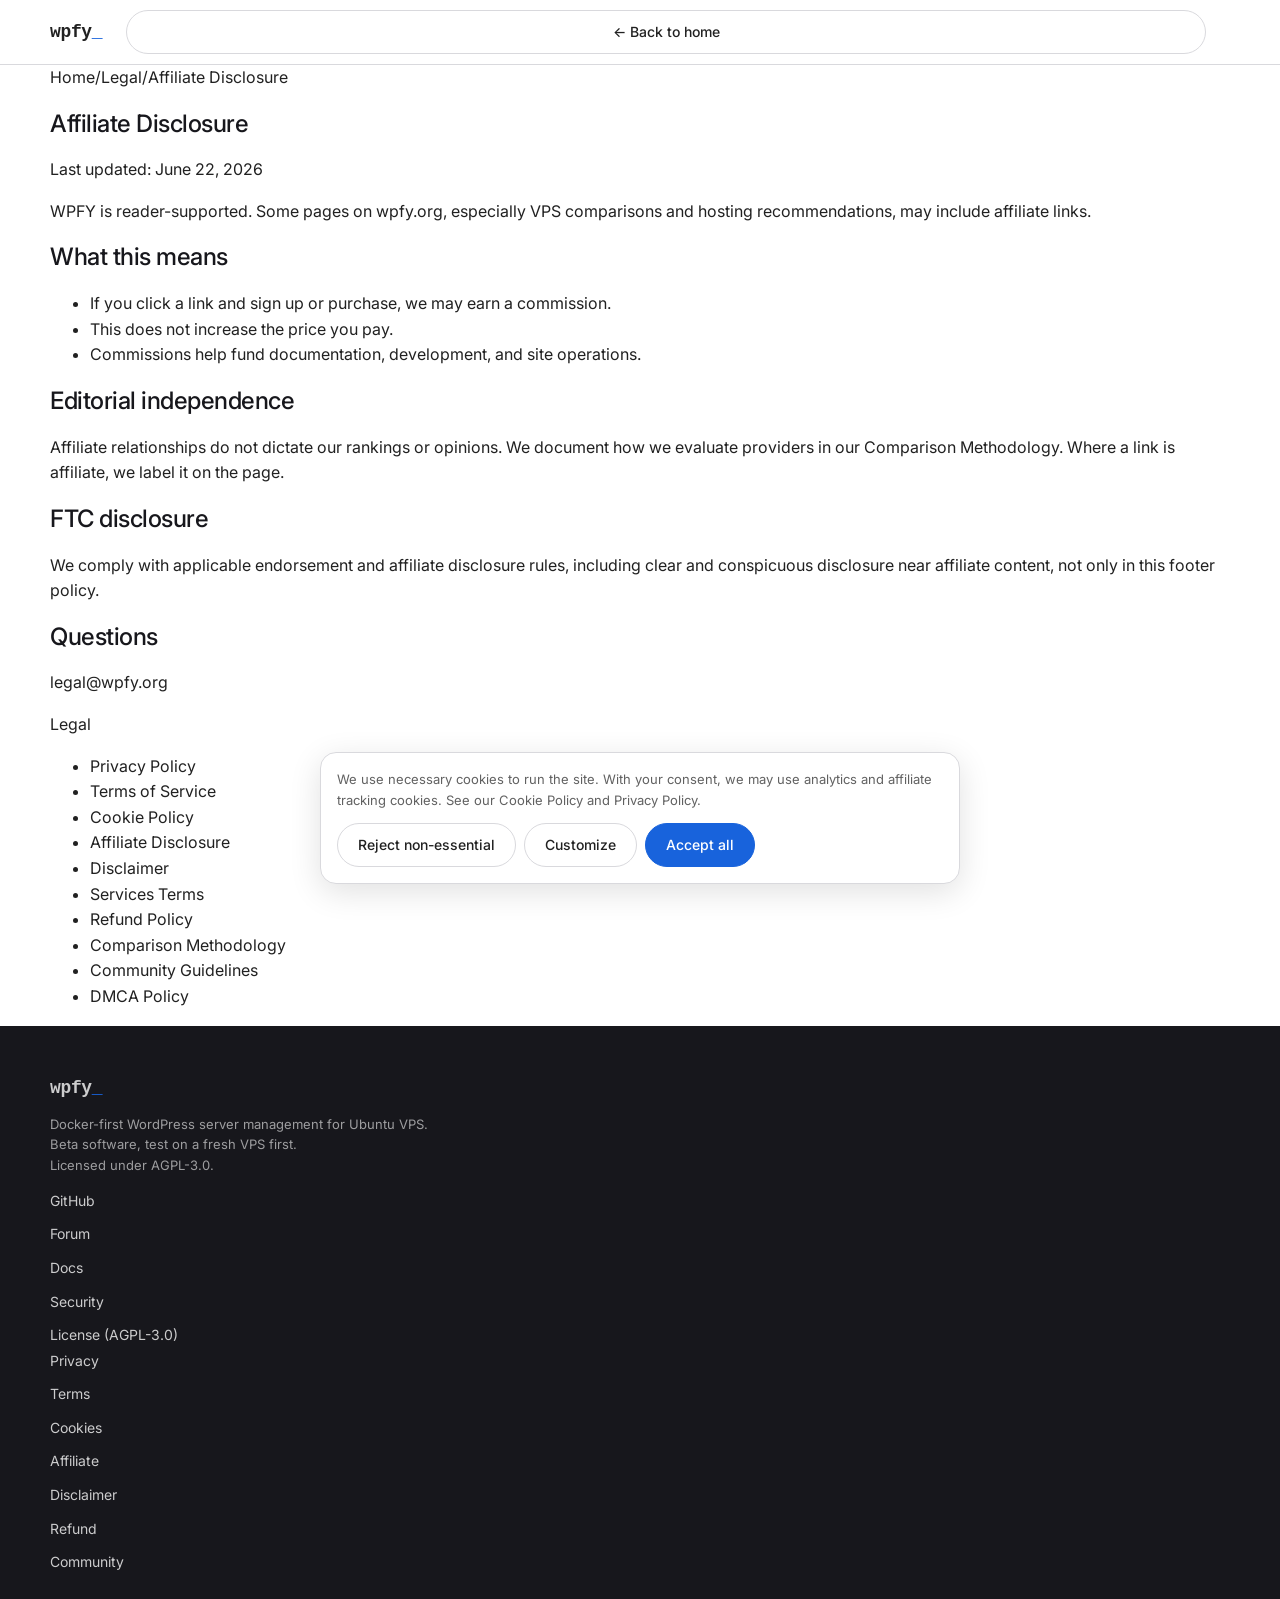
<file: legal/affiliate-disclosure/index.html>
<!DOCTYPE html>
<html lang="en">
<head>
<meta charset="UTF-8">
<meta name="viewport" content="width=device-width, initial-scale=1.0">
<title>Affiliate Disclosure · WPFY</title>
<meta name="description" content="Affiliate Disclosure for wpfy.org. Docker-first WordPress server management.">
<link rel="preconnect" href="https://fonts.googleapis.com">
<link rel="preconnect" href="https://fonts.gstatic.com" crossorigin>
<link href="https://fonts.googleapis.com/css2?family=IBM+Plex+Mono:wght@400;500;600;700&family=Inter:wght@400;500;600&display=swap" rel="stylesheet">
<link rel="stylesheet" href="/assets/styles.css?v=8">
</head>
<body>

<header class="site-header legal-header">
  <div class="wrap nav">
    <a class="logo" href="/" aria-label="WPFY home">wpfy<span class="mark">_</span></a>
    <a class="btn legal-back" href="/">← Back to home</a>
  </div>
</header>

<main class="legal-doc">
  <div class="wrap legal-layout">
    <article class="legal-article">
      <nav class="legal-breadcrumbs" aria-label="Breadcrumb"><a href="/">Home</a><span class="legal-breadcrumbs-sep" aria-hidden="true">/</span><a href="/legal/privacy/">Legal</a><span class="legal-breadcrumbs-sep" aria-hidden="true">/</span><span aria-current="page">Affiliate Disclosure</span></nav>
      <h1>Affiliate Disclosure</h1>
      <p class="legal-meta">Last updated: June 22, 2026</p>

      <p class="legal-lede">WPFY is reader-supported. Some pages on wpfy.org, especially VPS comparisons and hosting recommendations, may include affiliate links.</p>

      <h2>What this means</h2>
      <ul>
        <li>If you click a link and sign up or purchase, we may earn a commission.</li>
        <li>This does not increase the price you pay.</li>
        <li>Commissions help fund documentation, development, and site operations.</li>
      </ul>

      <h2>Editorial independence</h2>
      <p>Affiliate relationships do not dictate our rankings or opinions. We document how we evaluate providers in our <a href="/legal/comparison-methodology">Comparison Methodology</a>. Where a link is affiliate, we label it on the page.</p>

      <h2>FTC disclosure</h2>
      <p>We comply with applicable endorsement and affiliate disclosure rules, including clear and conspicuous disclosure near affiliate content, not only in this footer policy.</p>

      <h2>Questions</h2>
      <p><a href="mailto:legal@wpfy.org">legal@wpfy.org</a></p>

    </article>
    <nav class="legal-nav" aria-label="Legal pages">
      <p class="legal-nav-title">Legal</p>
      <ul>
      <li><a href="/legal/privacy">Privacy Policy</a></li>
      <li><a href="/legal/terms">Terms of Service</a></li>
      <li><a href="/legal/cookies">Cookie Policy</a></li>
      <li><a href="/legal/affiliate-disclosure" aria-current="page">Affiliate Disclosure</a></li>
      <li><a href="/legal/disclaimer">Disclaimer</a></li>
      <li><a href="/legal/services-terms">Services Terms</a></li>
      <li><a href="/legal/refund">Refund Policy</a></li>
      <li><a href="/legal/comparison-methodology">Comparison Methodology</a></li>
      <li><a href="/legal/community">Community Guidelines</a></li>
      <li><a href="/legal/dmca">DMCA Policy</a></li>
      </ul>
    </nav>
  </div>
</main>

<footer class="site-footer">
  <div class="wrap footer-inner">
    <div>
      <a class="logo" href="/" aria-label="WPFY home">wpfy<span class="mark">_</span></a>
      <p class="footer-meta">Docker-first WordPress server management for Ubuntu VPS.<br>Beta software, test on a fresh VPS first.<br>Licensed under AGPL-3.0.</p>
    </div>
    <div class="footer-link-groups">

    <ul class="footer-links">
      <li><a href="https://github.com/wpfyorg/wpfy">GitHub</a></li>
      <li><a href="https://forum.wpfy.org">Forum</a></li>
      <li><a href="https://docs.wpfy.org">Docs</a></li>
      <li><a href="https://github.com/wpfyorg/wpfy/blob/main/docs/SECURITY.md">Security</a></li>
      <li><a href="https://github.com/wpfyorg/wpfy/blob/main/LICENSE">License (AGPL-3.0)</a></li>
    </ul>
    <ul class="footer-links footer-legal">
      <li><a href="/legal/privacy">Privacy</a></li>
      <li><a href="/legal/terms">Terms</a></li>
      <li><a href="/legal/cookies">Cookies</a></li>
      <li><a href="/legal/affiliate-disclosure">Affiliate</a></li>
      <li><a href="/legal/disclaimer">Disclaimer</a></li>
      <li><a href="/legal/refund">Refund</a></li>
      <li><a href="/legal/community">Community</a></li>
    </ul>
    </div>
  </div>
</footer>

<script src="/assets/main.js?v=7" defer></script>
</body>
</html>
</file>
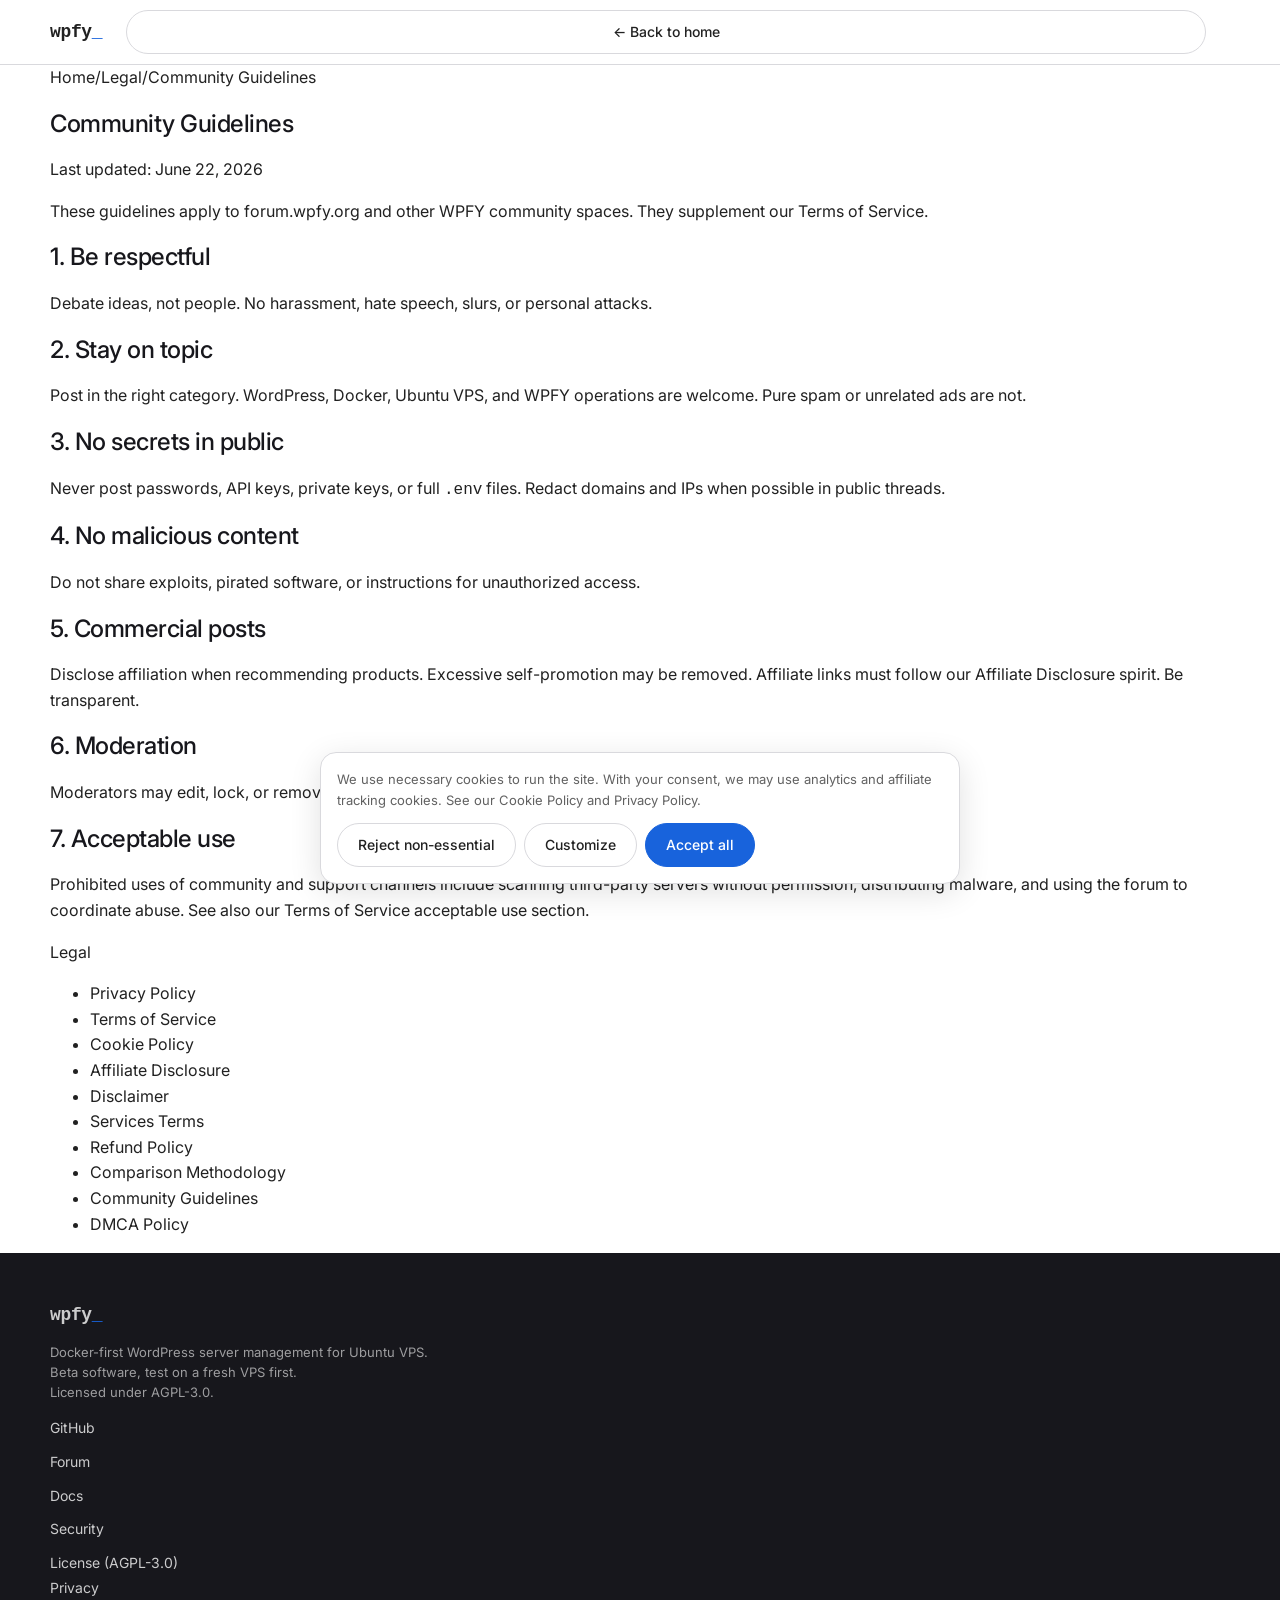
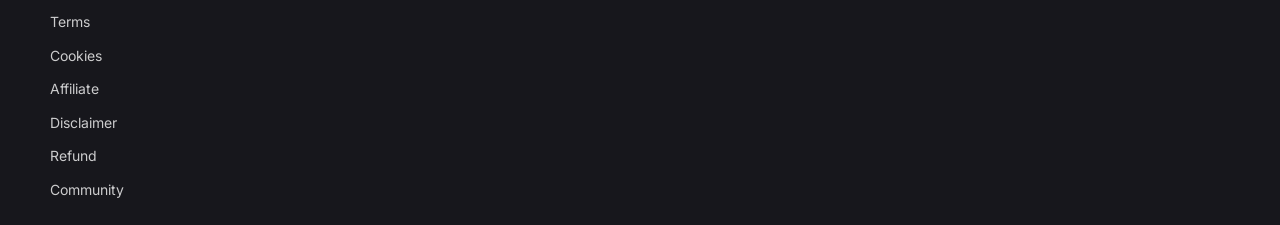
<file: legal/community/index.html>
<!DOCTYPE html>
<html lang="en">
<head>
<meta charset="UTF-8">
<meta name="viewport" content="width=device-width, initial-scale=1.0">
<title>Community Guidelines · WPFY</title>
<meta name="description" content="Community Guidelines for wpfy.org. Docker-first WordPress server management.">
<link rel="preconnect" href="https://fonts.googleapis.com">
<link rel="preconnect" href="https://fonts.gstatic.com" crossorigin>
<link href="https://fonts.googleapis.com/css2?family=IBM+Plex+Mono:wght@400;500;600;700&family=Inter:wght@400;500;600&display=swap" rel="stylesheet">
<link rel="stylesheet" href="/assets/styles.css?v=8">
</head>
<body>

<header class="site-header legal-header">
  <div class="wrap nav">
    <a class="logo" href="/" aria-label="WPFY home">wpfy<span class="mark">_</span></a>
    <a class="btn legal-back" href="/">← Back to home</a>
  </div>
</header>

<main class="legal-doc">
  <div class="wrap legal-layout">
    <article class="legal-article">
      <nav class="legal-breadcrumbs" aria-label="Breadcrumb"><a href="/">Home</a><span class="legal-breadcrumbs-sep" aria-hidden="true">/</span><a href="/legal/privacy/">Legal</a><span class="legal-breadcrumbs-sep" aria-hidden="true">/</span><span aria-current="page">Community Guidelines</span></nav>
      <h1>Community Guidelines</h1>
      <p class="legal-meta">Last updated: June 22, 2026</p>

      <p class="legal-lede">These guidelines apply to forum.wpfy.org and other WPFY community spaces. They supplement our <a href="/legal/terms">Terms of Service</a>.</p>

      <h2>1. Be respectful</h2>
      <p>Debate ideas, not people. No harassment, hate speech, slurs, or personal attacks.</p>

      <h2>2. Stay on topic</h2>
      <p>Post in the right category. WordPress, Docker, Ubuntu VPS, and WPFY operations are welcome. Pure spam or unrelated ads are not.</p>

      <h2>3. No secrets in public</h2>
      <p>Never post passwords, API keys, private keys, or full <code>.env</code> files. Redact domains and IPs when possible in public threads.</p>

      <h2>4. No malicious content</h2>
      <p>Do not share exploits, pirated software, or instructions for unauthorized access.</p>

      <h2>5. Commercial posts</h2>
      <p>Disclose affiliation when recommending products. Excessive self-promotion may be removed. Affiliate links must follow our <a href="/legal/affiliate-disclosure">Affiliate Disclosure</a> spirit. Be transparent.</p>

      <h2>6. Moderation</h2>
      <p>Moderators may edit, lock, or remove posts and suspend accounts that violate these rules. Appeals: <a href="mailto:legal@wpfy.org">legal@wpfy.org</a>.</p>

      <h2>7. Acceptable use</h2>
      <p>Prohibited uses of community and support channels include scanning third-party servers without permission, distributing malware, and using the forum to coordinate abuse. See also our <a href="/legal/terms">Terms of Service</a> acceptable use section.</p>

    </article>
    <nav class="legal-nav" aria-label="Legal pages">
      <p class="legal-nav-title">Legal</p>
      <ul>
      <li><a href="/legal/privacy">Privacy Policy</a></li>
      <li><a href="/legal/terms">Terms of Service</a></li>
      <li><a href="/legal/cookies">Cookie Policy</a></li>
      <li><a href="/legal/affiliate-disclosure">Affiliate Disclosure</a></li>
      <li><a href="/legal/disclaimer">Disclaimer</a></li>
      <li><a href="/legal/services-terms">Services Terms</a></li>
      <li><a href="/legal/refund">Refund Policy</a></li>
      <li><a href="/legal/comparison-methodology">Comparison Methodology</a></li>
      <li><a href="/legal/community" aria-current="page">Community Guidelines</a></li>
      <li><a href="/legal/dmca">DMCA Policy</a></li>
      </ul>
    </nav>
  </div>
</main>

<footer class="site-footer">
  <div class="wrap footer-inner">
    <div>
      <a class="logo" href="/" aria-label="WPFY home">wpfy<span class="mark">_</span></a>
      <p class="footer-meta">Docker-first WordPress server management for Ubuntu VPS.<br>Beta software, test on a fresh VPS first.<br>Licensed under AGPL-3.0.</p>
    </div>
    <div class="footer-link-groups">

    <ul class="footer-links">
      <li><a href="https://github.com/wpfyorg/wpfy">GitHub</a></li>
      <li><a href="https://forum.wpfy.org">Forum</a></li>
      <li><a href="https://docs.wpfy.org">Docs</a></li>
      <li><a href="https://github.com/wpfyorg/wpfy/blob/main/docs/SECURITY.md">Security</a></li>
      <li><a href="https://github.com/wpfyorg/wpfy/blob/main/LICENSE">License (AGPL-3.0)</a></li>
    </ul>
    <ul class="footer-links footer-legal">
      <li><a href="/legal/privacy">Privacy</a></li>
      <li><a href="/legal/terms">Terms</a></li>
      <li><a href="/legal/cookies">Cookies</a></li>
      <li><a href="/legal/affiliate-disclosure">Affiliate</a></li>
      <li><a href="/legal/disclaimer">Disclaimer</a></li>
      <li><a href="/legal/refund">Refund</a></li>
      <li><a href="/legal/community">Community</a></li>
    </ul>
    </div>
  </div>
</footer>

<script src="/assets/main.js?v=7" defer></script>
</body>
</html>
</file>
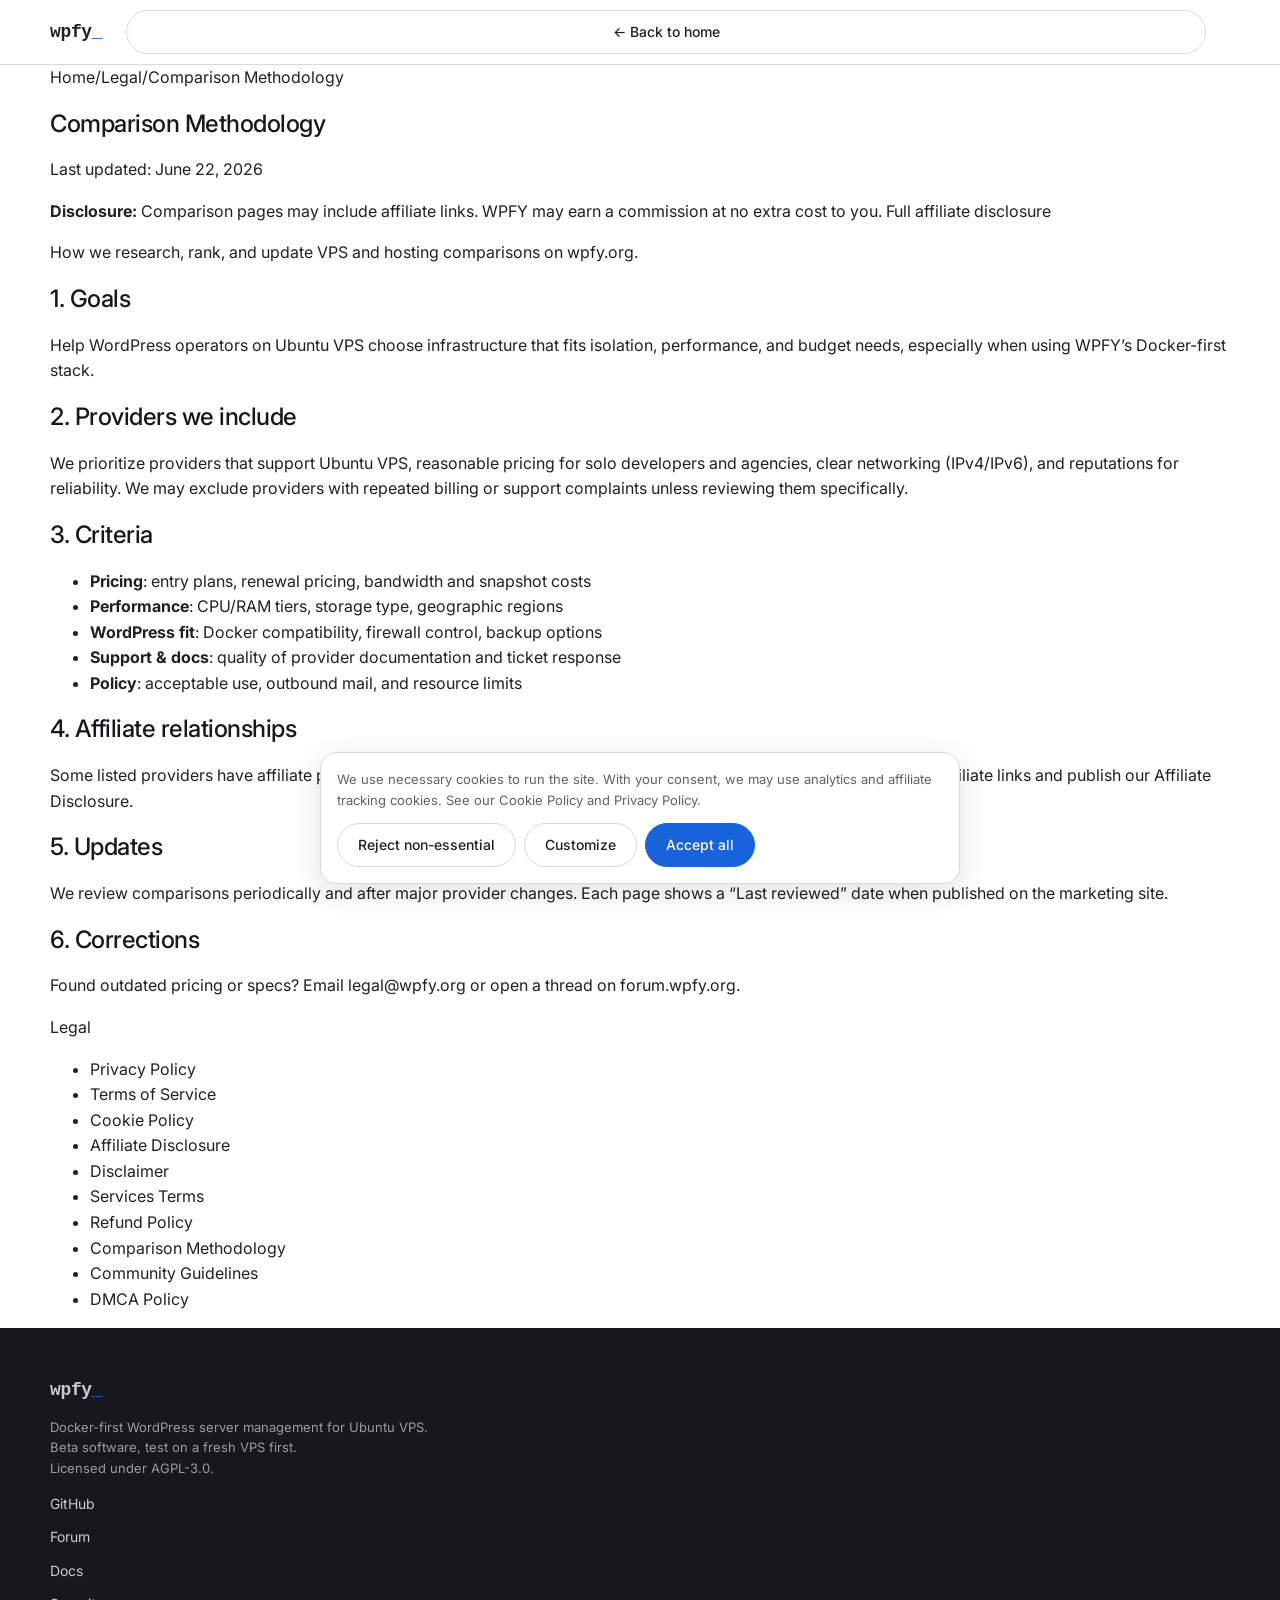
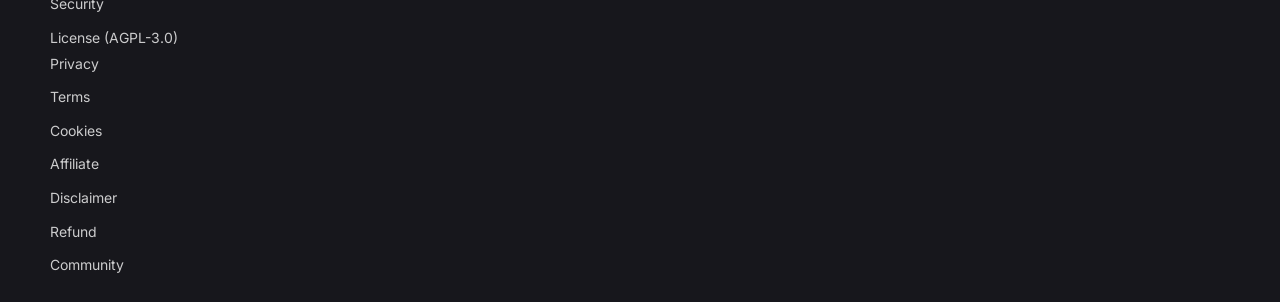
<file: legal/comparison-methodology/index.html>
<!DOCTYPE html>
<html lang="en">
<head>
<meta charset="UTF-8">
<meta name="viewport" content="width=device-width, initial-scale=1.0">
<title>Comparison Methodology · WPFY</title>
<meta name="description" content="Comparison Methodology for wpfy.org. Docker-first WordPress server management.">
<link rel="preconnect" href="https://fonts.googleapis.com">
<link rel="preconnect" href="https://fonts.gstatic.com" crossorigin>
<link href="https://fonts.googleapis.com/css2?family=IBM+Plex+Mono:wght@400;500;600;700&family=Inter:wght@400;500;600&display=swap" rel="stylesheet">
<link rel="stylesheet" href="/assets/styles.css?v=8">
</head>
<body>

<header class="site-header legal-header">
  <div class="wrap nav">
    <a class="logo" href="/" aria-label="WPFY home">wpfy<span class="mark">_</span></a>
    <a class="btn legal-back" href="/">← Back to home</a>
  </div>
</header>

<main class="legal-doc">
  <div class="wrap legal-layout">
    <article class="legal-article">
      <nav class="legal-breadcrumbs" aria-label="Breadcrumb"><a href="/">Home</a><span class="legal-breadcrumbs-sep" aria-hidden="true">/</span><a href="/legal/privacy/">Legal</a><span class="legal-breadcrumbs-sep" aria-hidden="true">/</span><span aria-current="page">Comparison Methodology</span></nav>
      <h1>Comparison Methodology</h1>
      <p class="legal-meta">Last updated: June 22, 2026</p>

      <aside class="wpfy-affiliate-banner" role="note" aria-label="Affiliate disclosure">
        <p><strong>Disclosure:</strong> Comparison pages may include affiliate links. WPFY may earn a commission at no extra cost to you. <a href="/legal/affiliate-disclosure">Full affiliate disclosure</a></p>
      </aside>

      <p class="legal-lede">How we research, rank, and update VPS and hosting comparisons on wpfy.org.</p>

      <h2>1. Goals</h2>
      <p>Help WordPress operators on Ubuntu VPS choose infrastructure that fits isolation, performance, and budget needs, especially when using WPFY’s Docker-first stack.</p>

      <h2>2. Providers we include</h2>
      <p>We prioritize providers that support Ubuntu VPS, reasonable pricing for solo developers and agencies, clear networking (IPv4/IPv6), and reputations for reliability. We may exclude providers with repeated billing or support complaints unless reviewing them specifically.</p>

      <h2>3. Criteria</h2>
      <ul>
        <li><strong>Pricing</strong>: entry plans, renewal pricing, bandwidth and snapshot costs</li>
        <li><strong>Performance</strong>: CPU/RAM tiers, storage type, geographic regions</li>
        <li><strong>WordPress fit</strong>: Docker compatibility, firewall control, backup options</li>
        <li><strong>Support &amp; docs</strong>: quality of provider documentation and ticket response</li>
        <li><strong>Policy</strong>: acceptable use, outbound mail, and resource limits</li>
      </ul>

      <h2>4. Affiliate relationships</h2>
      <p>Some listed providers have affiliate programs. Affiliate status does not guarantee placement or a higher score. We label affiliate links and publish our <a href="/legal/affiliate-disclosure">Affiliate Disclosure</a>.</p>

      <h2>5. Updates</h2>
      <p>We review comparisons periodically and after major provider changes. Each page shows a “Last reviewed” date when published on the marketing site.</p>

      <h2>6. Corrections</h2>
      <p>Found outdated pricing or specs? Email <a href="mailto:legal@wpfy.org">legal@wpfy.org</a> or open a thread on <a href="https://forum.wpfy.org">forum.wpfy.org</a>.</p>

    </article>
    <nav class="legal-nav" aria-label="Legal pages">
      <p class="legal-nav-title">Legal</p>
      <ul>
      <li><a href="/legal/privacy">Privacy Policy</a></li>
      <li><a href="/legal/terms">Terms of Service</a></li>
      <li><a href="/legal/cookies">Cookie Policy</a></li>
      <li><a href="/legal/affiliate-disclosure">Affiliate Disclosure</a></li>
      <li><a href="/legal/disclaimer">Disclaimer</a></li>
      <li><a href="/legal/services-terms">Services Terms</a></li>
      <li><a href="/legal/refund">Refund Policy</a></li>
      <li><a href="/legal/comparison-methodology" aria-current="page">Comparison Methodology</a></li>
      <li><a href="/legal/community">Community Guidelines</a></li>
      <li><a href="/legal/dmca">DMCA Policy</a></li>
      </ul>
    </nav>
  </div>
</main>

<footer class="site-footer">
  <div class="wrap footer-inner">
    <div>
      <a class="logo" href="/" aria-label="WPFY home">wpfy<span class="mark">_</span></a>
      <p class="footer-meta">Docker-first WordPress server management for Ubuntu VPS.<br>Beta software, test on a fresh VPS first.<br>Licensed under AGPL-3.0.</p>
    </div>
    <div class="footer-link-groups">

    <ul class="footer-links">
      <li><a href="https://github.com/wpfyorg/wpfy">GitHub</a></li>
      <li><a href="https://forum.wpfy.org">Forum</a></li>
      <li><a href="https://docs.wpfy.org">Docs</a></li>
      <li><a href="https://github.com/wpfyorg/wpfy/blob/main/docs/SECURITY.md">Security</a></li>
      <li><a href="https://github.com/wpfyorg/wpfy/blob/main/LICENSE">License (AGPL-3.0)</a></li>
    </ul>
    <ul class="footer-links footer-legal">
      <li><a href="/legal/privacy">Privacy</a></li>
      <li><a href="/legal/terms">Terms</a></li>
      <li><a href="/legal/cookies">Cookies</a></li>
      <li><a href="/legal/affiliate-disclosure">Affiliate</a></li>
      <li><a href="/legal/disclaimer">Disclaimer</a></li>
      <li><a href="/legal/refund">Refund</a></li>
      <li><a href="/legal/community">Community</a></li>
    </ul>
    </div>
  </div>
</footer>

<script src="/assets/main.js?v=7" defer></script>
</body>
</html>
</file>
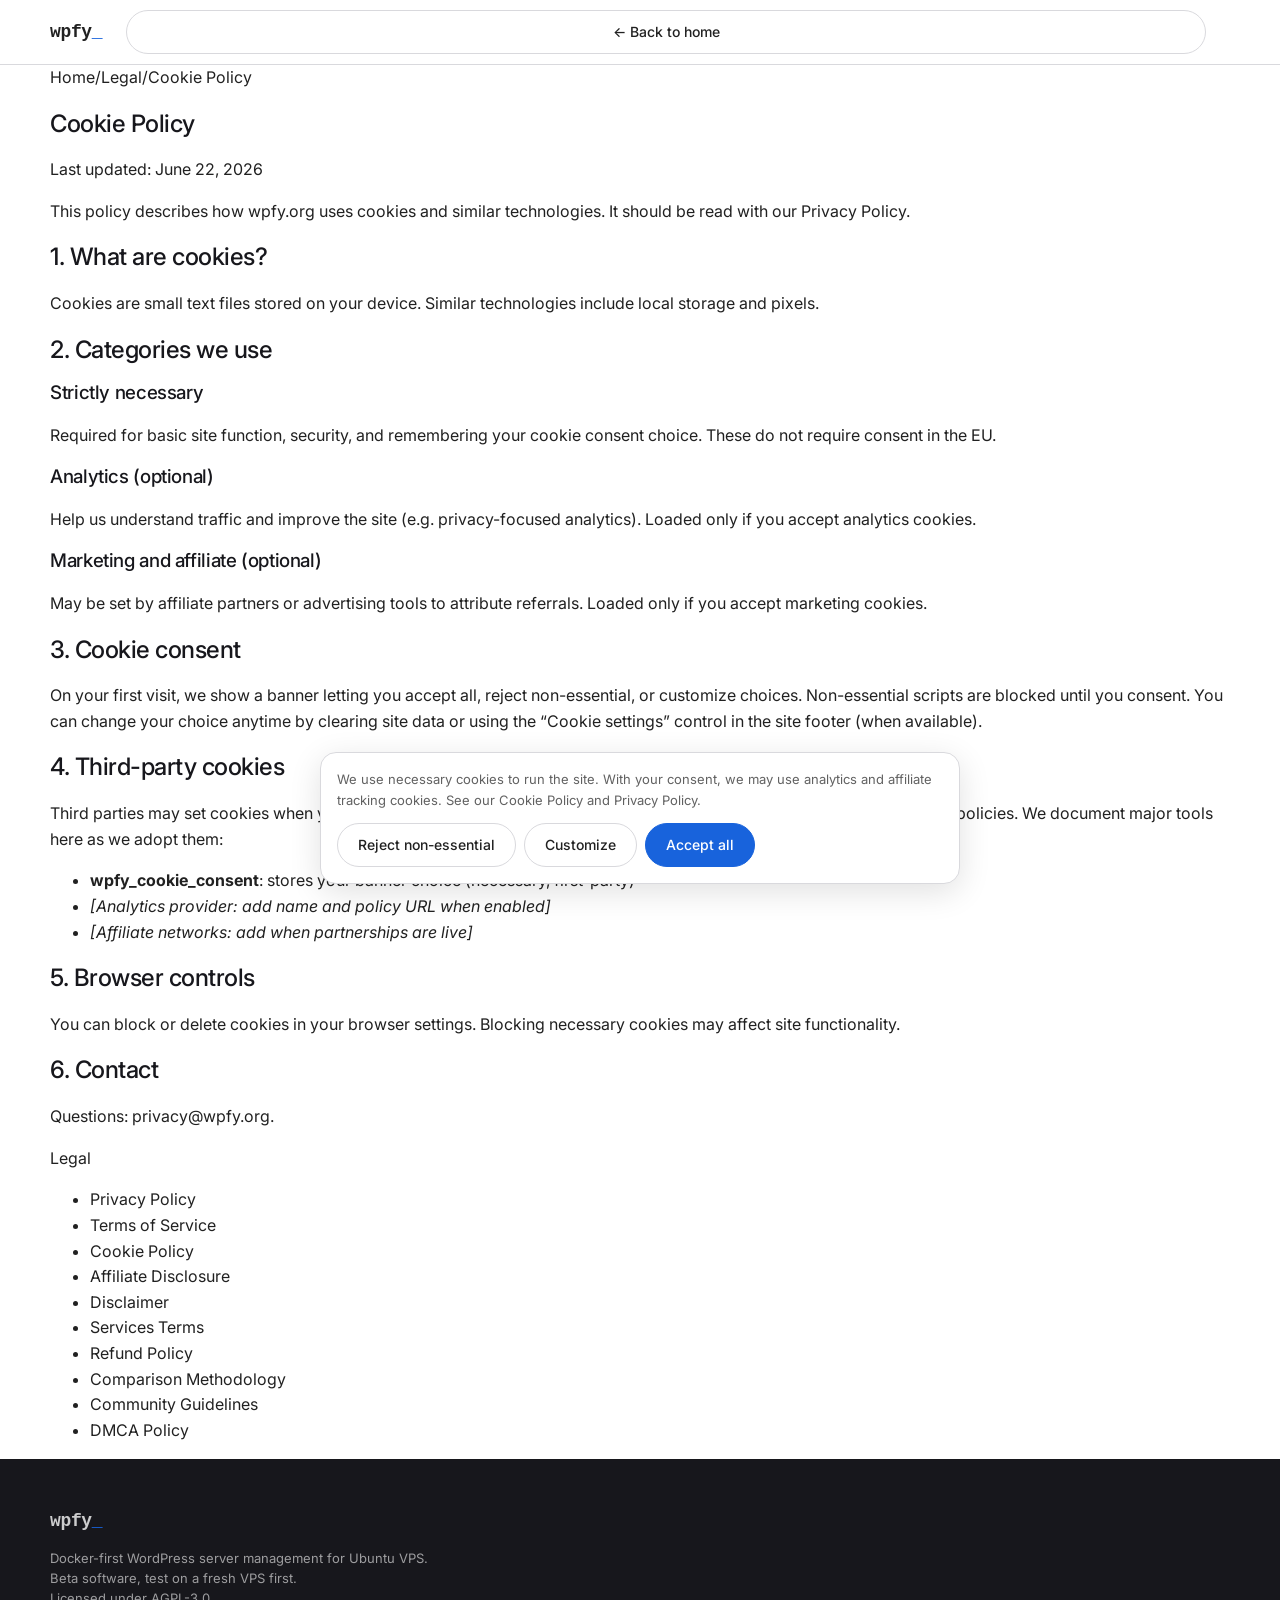
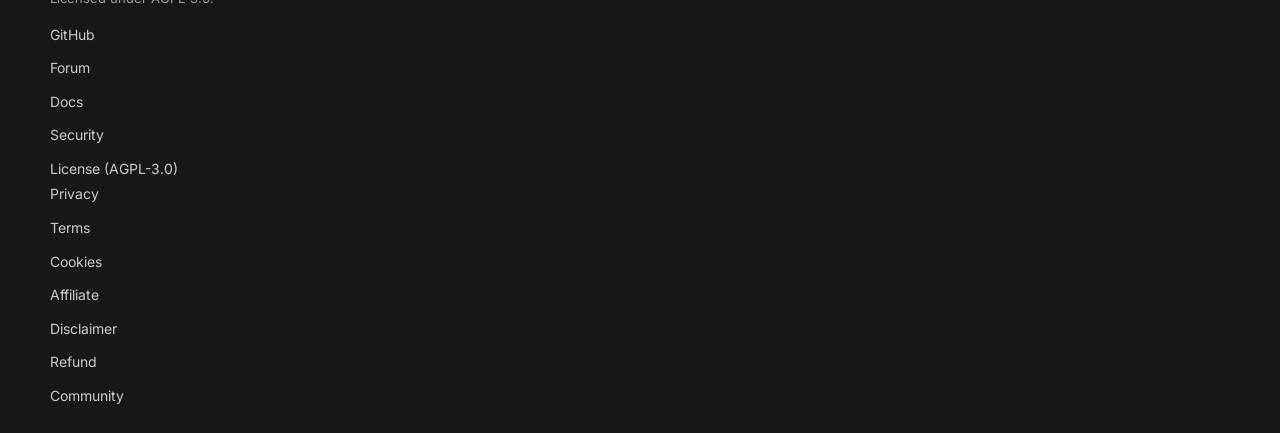
<file: legal/cookies/index.html>
<!DOCTYPE html>
<html lang="en">
<head>
<meta charset="UTF-8">
<meta name="viewport" content="width=device-width, initial-scale=1.0">
<title>Cookie Policy · WPFY</title>
<meta name="description" content="Cookie Policy for wpfy.org. Docker-first WordPress server management.">
<link rel="preconnect" href="https://fonts.googleapis.com">
<link rel="preconnect" href="https://fonts.gstatic.com" crossorigin>
<link href="https://fonts.googleapis.com/css2?family=IBM+Plex+Mono:wght@400;500;600;700&family=Inter:wght@400;500;600&display=swap" rel="stylesheet">
<link rel="stylesheet" href="/assets/styles.css?v=8">
</head>
<body>

<header class="site-header legal-header">
  <div class="wrap nav">
    <a class="logo" href="/" aria-label="WPFY home">wpfy<span class="mark">_</span></a>
    <a class="btn legal-back" href="/">← Back to home</a>
  </div>
</header>

<main class="legal-doc">
  <div class="wrap legal-layout">
    <article class="legal-article">
      <nav class="legal-breadcrumbs" aria-label="Breadcrumb"><a href="/">Home</a><span class="legal-breadcrumbs-sep" aria-hidden="true">/</span><a href="/legal/privacy/">Legal</a><span class="legal-breadcrumbs-sep" aria-hidden="true">/</span><span aria-current="page">Cookie Policy</span></nav>
      <h1>Cookie Policy</h1>
      <p class="legal-meta">Last updated: June 22, 2026</p>

      <p class="legal-lede">This policy describes how wpfy.org uses cookies and similar technologies. It should be read with our <a href="/legal/privacy">Privacy Policy</a>.</p>

      <h2>1. What are cookies?</h2>
      <p>Cookies are small text files stored on your device. Similar technologies include local storage and pixels.</p>

      <h2>2. Categories we use</h2>
      <h3>Strictly necessary</h3>
      <p>Required for basic site function, security, and remembering your cookie consent choice. These do not require consent in the EU.</p>
      <h3>Analytics (optional)</h3>
      <p>Help us understand traffic and improve the site (e.g. privacy-focused analytics). Loaded only if you accept analytics cookies.</p>
      <h3>Marketing and affiliate (optional)</h3>
      <p>May be set by affiliate partners or advertising tools to attribute referrals. Loaded only if you accept marketing cookies.</p>

      <h2>3. Cookie consent</h2>
      <p>On your first visit, we show a banner letting you accept all, reject non-essential, or customize choices. Non-essential scripts are blocked until you consent. You can change your choice anytime by clearing site data or using the “Cookie settings” control in the site footer (when available).</p>

      <h2>4. Third-party cookies</h2>
      <p>Third parties may set cookies when you follow affiliate links or use embedded content. Their use is governed by their own policies. We document major tools here as we adopt them:</p>
      <ul>
        <li><strong>wpfy_cookie_consent</strong>: stores your banner choice (necessary, first-party)</li>
        <li><em>[Analytics provider: add name and policy URL when enabled]</em></li>
        <li><em>[Affiliate networks: add when partnerships are live]</em></li>
      </ul>

      <h2>5. Browser controls</h2>
      <p>You can block or delete cookies in your browser settings. Blocking necessary cookies may affect site functionality.</p>

      <h2>6. Contact</h2>
      <p>Questions: <a href="mailto:privacy@wpfy.org">privacy@wpfy.org</a>.</p>

    </article>
    <nav class="legal-nav" aria-label="Legal pages">
      <p class="legal-nav-title">Legal</p>
      <ul>
      <li><a href="/legal/privacy">Privacy Policy</a></li>
      <li><a href="/legal/terms">Terms of Service</a></li>
      <li><a href="/legal/cookies" aria-current="page">Cookie Policy</a></li>
      <li><a href="/legal/affiliate-disclosure">Affiliate Disclosure</a></li>
      <li><a href="/legal/disclaimer">Disclaimer</a></li>
      <li><a href="/legal/services-terms">Services Terms</a></li>
      <li><a href="/legal/refund">Refund Policy</a></li>
      <li><a href="/legal/comparison-methodology">Comparison Methodology</a></li>
      <li><a href="/legal/community">Community Guidelines</a></li>
      <li><a href="/legal/dmca">DMCA Policy</a></li>
      </ul>
    </nav>
  </div>
</main>

<footer class="site-footer">
  <div class="wrap footer-inner">
    <div>
      <a class="logo" href="/" aria-label="WPFY home">wpfy<span class="mark">_</span></a>
      <p class="footer-meta">Docker-first WordPress server management for Ubuntu VPS.<br>Beta software, test on a fresh VPS first.<br>Licensed under AGPL-3.0.</p>
    </div>
    <div class="footer-link-groups">

    <ul class="footer-links">
      <li><a href="https://github.com/wpfyorg/wpfy">GitHub</a></li>
      <li><a href="https://forum.wpfy.org">Forum</a></li>
      <li><a href="https://docs.wpfy.org">Docs</a></li>
      <li><a href="https://github.com/wpfyorg/wpfy/blob/main/docs/SECURITY.md">Security</a></li>
      <li><a href="https://github.com/wpfyorg/wpfy/blob/main/LICENSE">License (AGPL-3.0)</a></li>
    </ul>
    <ul class="footer-links footer-legal">
      <li><a href="/legal/privacy">Privacy</a></li>
      <li><a href="/legal/terms">Terms</a></li>
      <li><a href="/legal/cookies">Cookies</a></li>
      <li><a href="/legal/affiliate-disclosure">Affiliate</a></li>
      <li><a href="/legal/disclaimer">Disclaimer</a></li>
      <li><a href="/legal/refund">Refund</a></li>
      <li><a href="/legal/community">Community</a></li>
    </ul>
    </div>
  </div>
</footer>

<script src="/assets/main.js?v=7" defer></script>
</body>
</html>
</file>
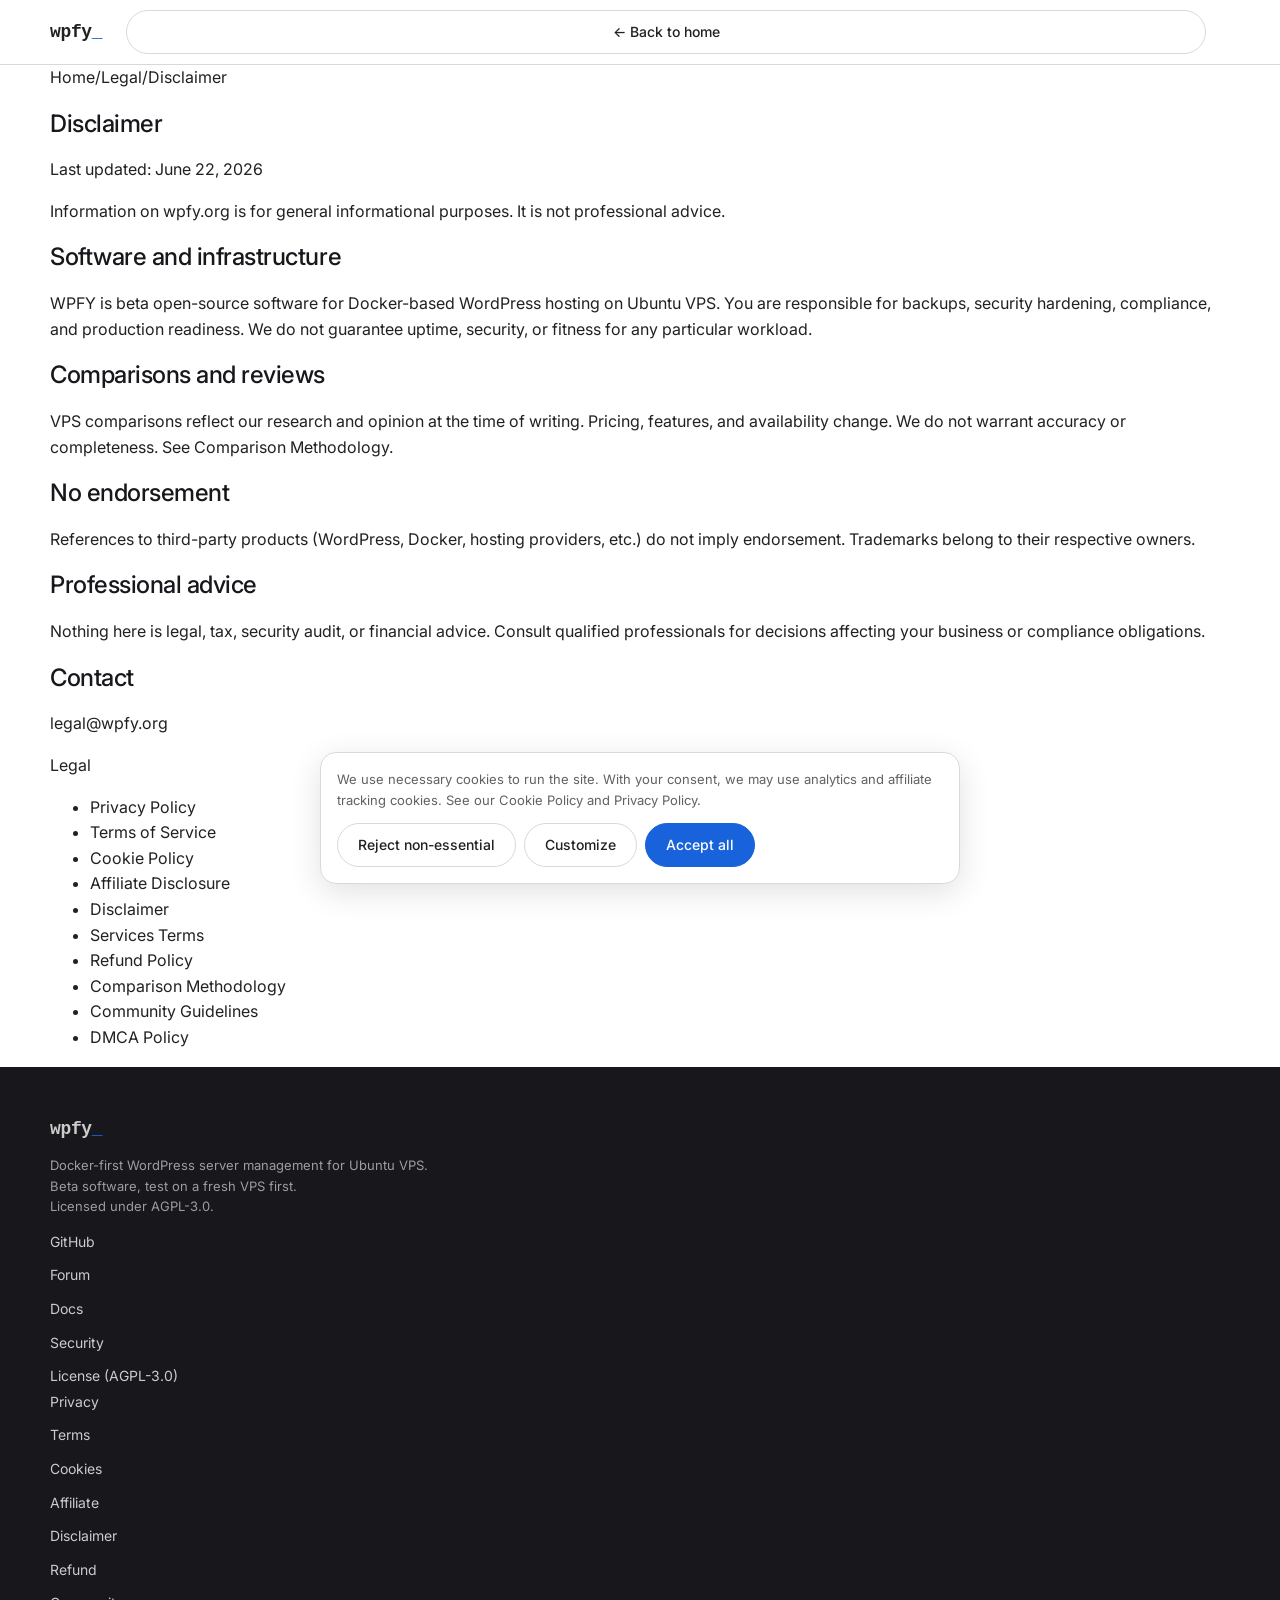
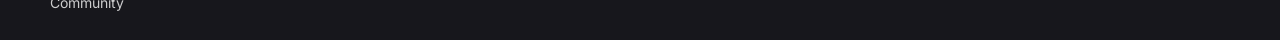
<file: legal/disclaimer/index.html>
<!DOCTYPE html>
<html lang="en">
<head>
<meta charset="UTF-8">
<meta name="viewport" content="width=device-width, initial-scale=1.0">
<title>Disclaimer · WPFY</title>
<meta name="description" content="Disclaimer for wpfy.org. Docker-first WordPress server management.">
<link rel="preconnect" href="https://fonts.googleapis.com">
<link rel="preconnect" href="https://fonts.gstatic.com" crossorigin>
<link href="https://fonts.googleapis.com/css2?family=IBM+Plex+Mono:wght@400;500;600;700&family=Inter:wght@400;500;600&display=swap" rel="stylesheet">
<link rel="stylesheet" href="/assets/styles.css?v=8">
</head>
<body>

<header class="site-header legal-header">
  <div class="wrap nav">
    <a class="logo" href="/" aria-label="WPFY home">wpfy<span class="mark">_</span></a>
    <a class="btn legal-back" href="/">← Back to home</a>
  </div>
</header>

<main class="legal-doc">
  <div class="wrap legal-layout">
    <article class="legal-article">
      <nav class="legal-breadcrumbs" aria-label="Breadcrumb"><a href="/">Home</a><span class="legal-breadcrumbs-sep" aria-hidden="true">/</span><a href="/legal/privacy/">Legal</a><span class="legal-breadcrumbs-sep" aria-hidden="true">/</span><span aria-current="page">Disclaimer</span></nav>
      <h1>Disclaimer</h1>
      <p class="legal-meta">Last updated: June 22, 2026</p>

      <p class="legal-lede">Information on wpfy.org is for general informational purposes. It is not professional advice.</p>

      <h2>Software and infrastructure</h2>
      <p>WPFY is beta open-source software for Docker-based WordPress hosting on Ubuntu VPS. You are responsible for backups, security hardening, compliance, and production readiness. We do not guarantee uptime, security, or fitness for any particular workload.</p>

      <h2>Comparisons and reviews</h2>
      <p>VPS comparisons reflect our research and opinion at the time of writing. Pricing, features, and availability change. We do not warrant accuracy or completeness. See <a href="/legal/comparison-methodology">Comparison Methodology</a>.</p>

      <h2>No endorsement</h2>
      <p>References to third-party products (WordPress, Docker, hosting providers, etc.) do not imply endorsement. Trademarks belong to their respective owners.</p>

      <h2>Professional advice</h2>
      <p>Nothing here is legal, tax, security audit, or financial advice. Consult qualified professionals for decisions affecting your business or compliance obligations.</p>

      <h2>Contact</h2>
      <p><a href="mailto:legal@wpfy.org">legal@wpfy.org</a></p>

    </article>
    <nav class="legal-nav" aria-label="Legal pages">
      <p class="legal-nav-title">Legal</p>
      <ul>
      <li><a href="/legal/privacy">Privacy Policy</a></li>
      <li><a href="/legal/terms">Terms of Service</a></li>
      <li><a href="/legal/cookies">Cookie Policy</a></li>
      <li><a href="/legal/affiliate-disclosure">Affiliate Disclosure</a></li>
      <li><a href="/legal/disclaimer" aria-current="page">Disclaimer</a></li>
      <li><a href="/legal/services-terms">Services Terms</a></li>
      <li><a href="/legal/refund">Refund Policy</a></li>
      <li><a href="/legal/comparison-methodology">Comparison Methodology</a></li>
      <li><a href="/legal/community">Community Guidelines</a></li>
      <li><a href="/legal/dmca">DMCA Policy</a></li>
      </ul>
    </nav>
  </div>
</main>

<footer class="site-footer">
  <div class="wrap footer-inner">
    <div>
      <a class="logo" href="/" aria-label="WPFY home">wpfy<span class="mark">_</span></a>
      <p class="footer-meta">Docker-first WordPress server management for Ubuntu VPS.<br>Beta software, test on a fresh VPS first.<br>Licensed under AGPL-3.0.</p>
    </div>
    <div class="footer-link-groups">

    <ul class="footer-links">
      <li><a href="https://github.com/wpfyorg/wpfy">GitHub</a></li>
      <li><a href="https://forum.wpfy.org">Forum</a></li>
      <li><a href="https://docs.wpfy.org">Docs</a></li>
      <li><a href="https://github.com/wpfyorg/wpfy/blob/main/docs/SECURITY.md">Security</a></li>
      <li><a href="https://github.com/wpfyorg/wpfy/blob/main/LICENSE">License (AGPL-3.0)</a></li>
    </ul>
    <ul class="footer-links footer-legal">
      <li><a href="/legal/privacy">Privacy</a></li>
      <li><a href="/legal/terms">Terms</a></li>
      <li><a href="/legal/cookies">Cookies</a></li>
      <li><a href="/legal/affiliate-disclosure">Affiliate</a></li>
      <li><a href="/legal/disclaimer">Disclaimer</a></li>
      <li><a href="/legal/refund">Refund</a></li>
      <li><a href="/legal/community">Community</a></li>
    </ul>
    </div>
  </div>
</footer>

<script src="/assets/main.js?v=7" defer></script>
</body>
</html>
</file>
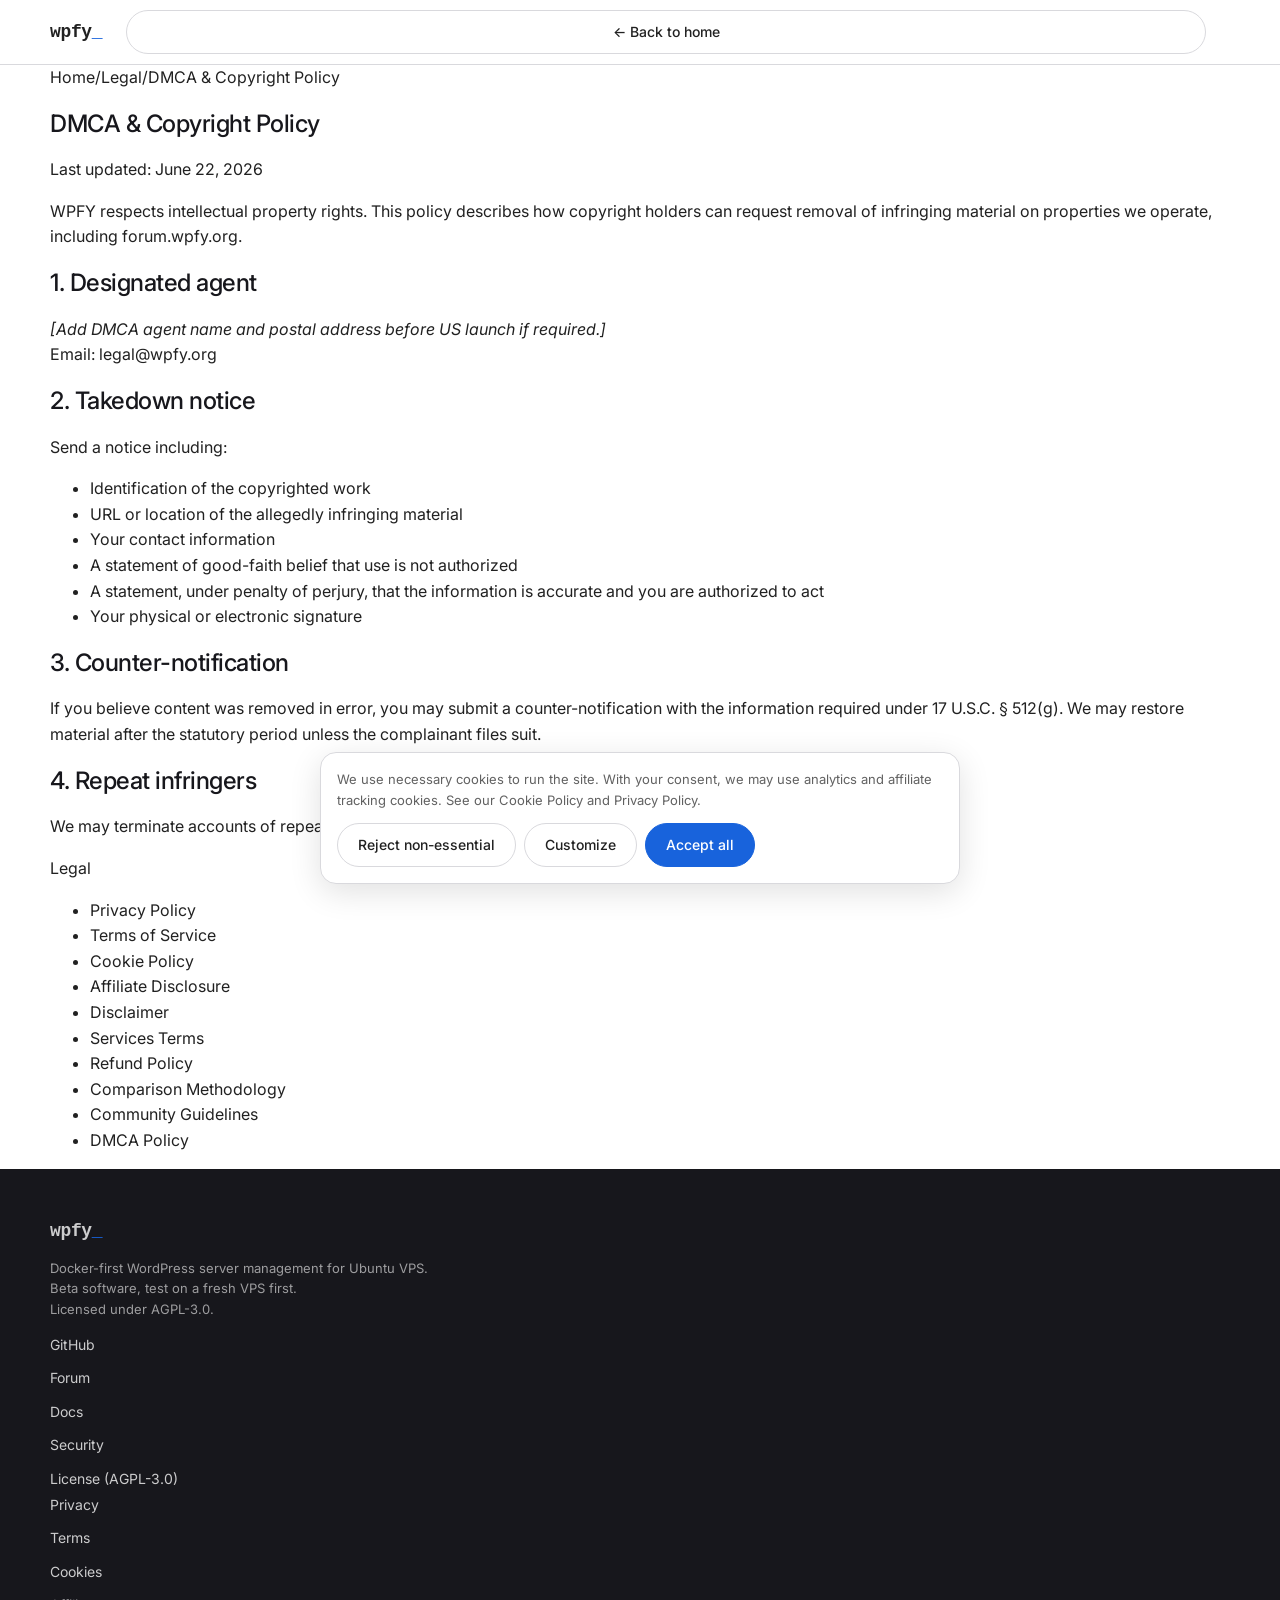
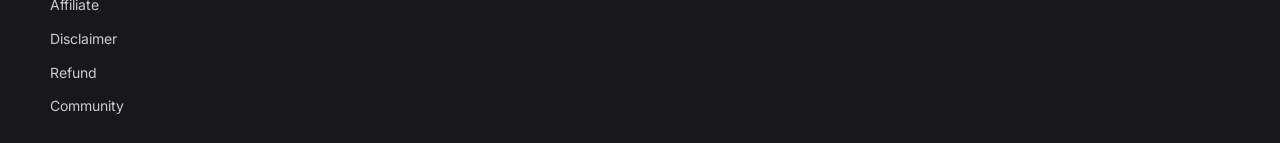
<file: legal/dmca/index.html>
<!DOCTYPE html>
<html lang="en">
<head>
<meta charset="UTF-8">
<meta name="viewport" content="width=device-width, initial-scale=1.0">
<title>DMCA &amp; Copyright Policy · WPFY</title>
<meta name="description" content="DMCA &amp; Copyright Policy for wpfy.org. Docker-first WordPress server management.">
<link rel="preconnect" href="https://fonts.googleapis.com">
<link rel="preconnect" href="https://fonts.gstatic.com" crossorigin>
<link href="https://fonts.googleapis.com/css2?family=IBM+Plex+Mono:wght@400;500;600;700&family=Inter:wght@400;500;600&display=swap" rel="stylesheet">
<link rel="stylesheet" href="/assets/styles.css?v=8">
</head>
<body>

<header class="site-header legal-header">
  <div class="wrap nav">
    <a class="logo" href="/" aria-label="WPFY home">wpfy<span class="mark">_</span></a>
    <a class="btn legal-back" href="/">← Back to home</a>
  </div>
</header>

<main class="legal-doc">
  <div class="wrap legal-layout">
    <article class="legal-article">
      <nav class="legal-breadcrumbs" aria-label="Breadcrumb"><a href="/">Home</a><span class="legal-breadcrumbs-sep" aria-hidden="true">/</span><a href="/legal/privacy/">Legal</a><span class="legal-breadcrumbs-sep" aria-hidden="true">/</span><span aria-current="page">DMCA &amp; Copyright Policy</span></nav>
      <h1>DMCA &amp; Copyright Policy</h1>
      <p class="legal-meta">Last updated: June 22, 2026</p>

      <p class="legal-lede">WPFY respects intellectual property rights. This policy describes how copyright holders can request removal of infringing material on properties we operate, including forum.wpfy.org.</p>

      <h2>1. Designated agent</h2>
      <p><em>[Add DMCA agent name and postal address before US launch if required.]</em><br>Email: <a href="mailto:legal@wpfy.org">legal@wpfy.org</a></p>

      <h2>2. Takedown notice</h2>
      <p>Send a notice including:</p>
      <ul>
        <li>Identification of the copyrighted work</li>
        <li>URL or location of the allegedly infringing material</li>
        <li>Your contact information</li>
        <li>A statement of good-faith belief that use is not authorized</li>
        <li>A statement, under penalty of perjury, that the information is accurate and you are authorized to act</li>
        <li>Your physical or electronic signature</li>
      </ul>

      <h2>3. Counter-notification</h2>
      <p>If you believe content was removed in error, you may submit a counter-notification with the information required under 17 U.S.C. § 512(g). We may restore material after the statutory period unless the complainant files suit.</p>

      <h2>4. Repeat infringers</h2>
      <p>We may terminate accounts of repeat infringers in appropriate circumstances.</p>

    </article>
    <nav class="legal-nav" aria-label="Legal pages">
      <p class="legal-nav-title">Legal</p>
      <ul>
      <li><a href="/legal/privacy">Privacy Policy</a></li>
      <li><a href="/legal/terms">Terms of Service</a></li>
      <li><a href="/legal/cookies">Cookie Policy</a></li>
      <li><a href="/legal/affiliate-disclosure">Affiliate Disclosure</a></li>
      <li><a href="/legal/disclaimer">Disclaimer</a></li>
      <li><a href="/legal/services-terms">Services Terms</a></li>
      <li><a href="/legal/refund">Refund Policy</a></li>
      <li><a href="/legal/comparison-methodology">Comparison Methodology</a></li>
      <li><a href="/legal/community">Community Guidelines</a></li>
      <li><a href="/legal/dmca" aria-current="page">DMCA Policy</a></li>
      </ul>
    </nav>
  </div>
</main>

<footer class="site-footer">
  <div class="wrap footer-inner">
    <div>
      <a class="logo" href="/" aria-label="WPFY home">wpfy<span class="mark">_</span></a>
      <p class="footer-meta">Docker-first WordPress server management for Ubuntu VPS.<br>Beta software, test on a fresh VPS first.<br>Licensed under AGPL-3.0.</p>
    </div>
    <div class="footer-link-groups">

    <ul class="footer-links">
      <li><a href="https://github.com/wpfyorg/wpfy">GitHub</a></li>
      <li><a href="https://forum.wpfy.org">Forum</a></li>
      <li><a href="https://docs.wpfy.org">Docs</a></li>
      <li><a href="https://github.com/wpfyorg/wpfy/blob/main/docs/SECURITY.md">Security</a></li>
      <li><a href="https://github.com/wpfyorg/wpfy/blob/main/LICENSE">License (AGPL-3.0)</a></li>
    </ul>
    <ul class="footer-links footer-legal">
      <li><a href="/legal/privacy">Privacy</a></li>
      <li><a href="/legal/terms">Terms</a></li>
      <li><a href="/legal/cookies">Cookies</a></li>
      <li><a href="/legal/affiliate-disclosure">Affiliate</a></li>
      <li><a href="/legal/disclaimer">Disclaimer</a></li>
      <li><a href="/legal/refund">Refund</a></li>
      <li><a href="/legal/community">Community</a></li>
    </ul>
    </div>
  </div>
</footer>

<script src="/assets/main.js?v=7" defer></script>
</body>
</html>
</file>
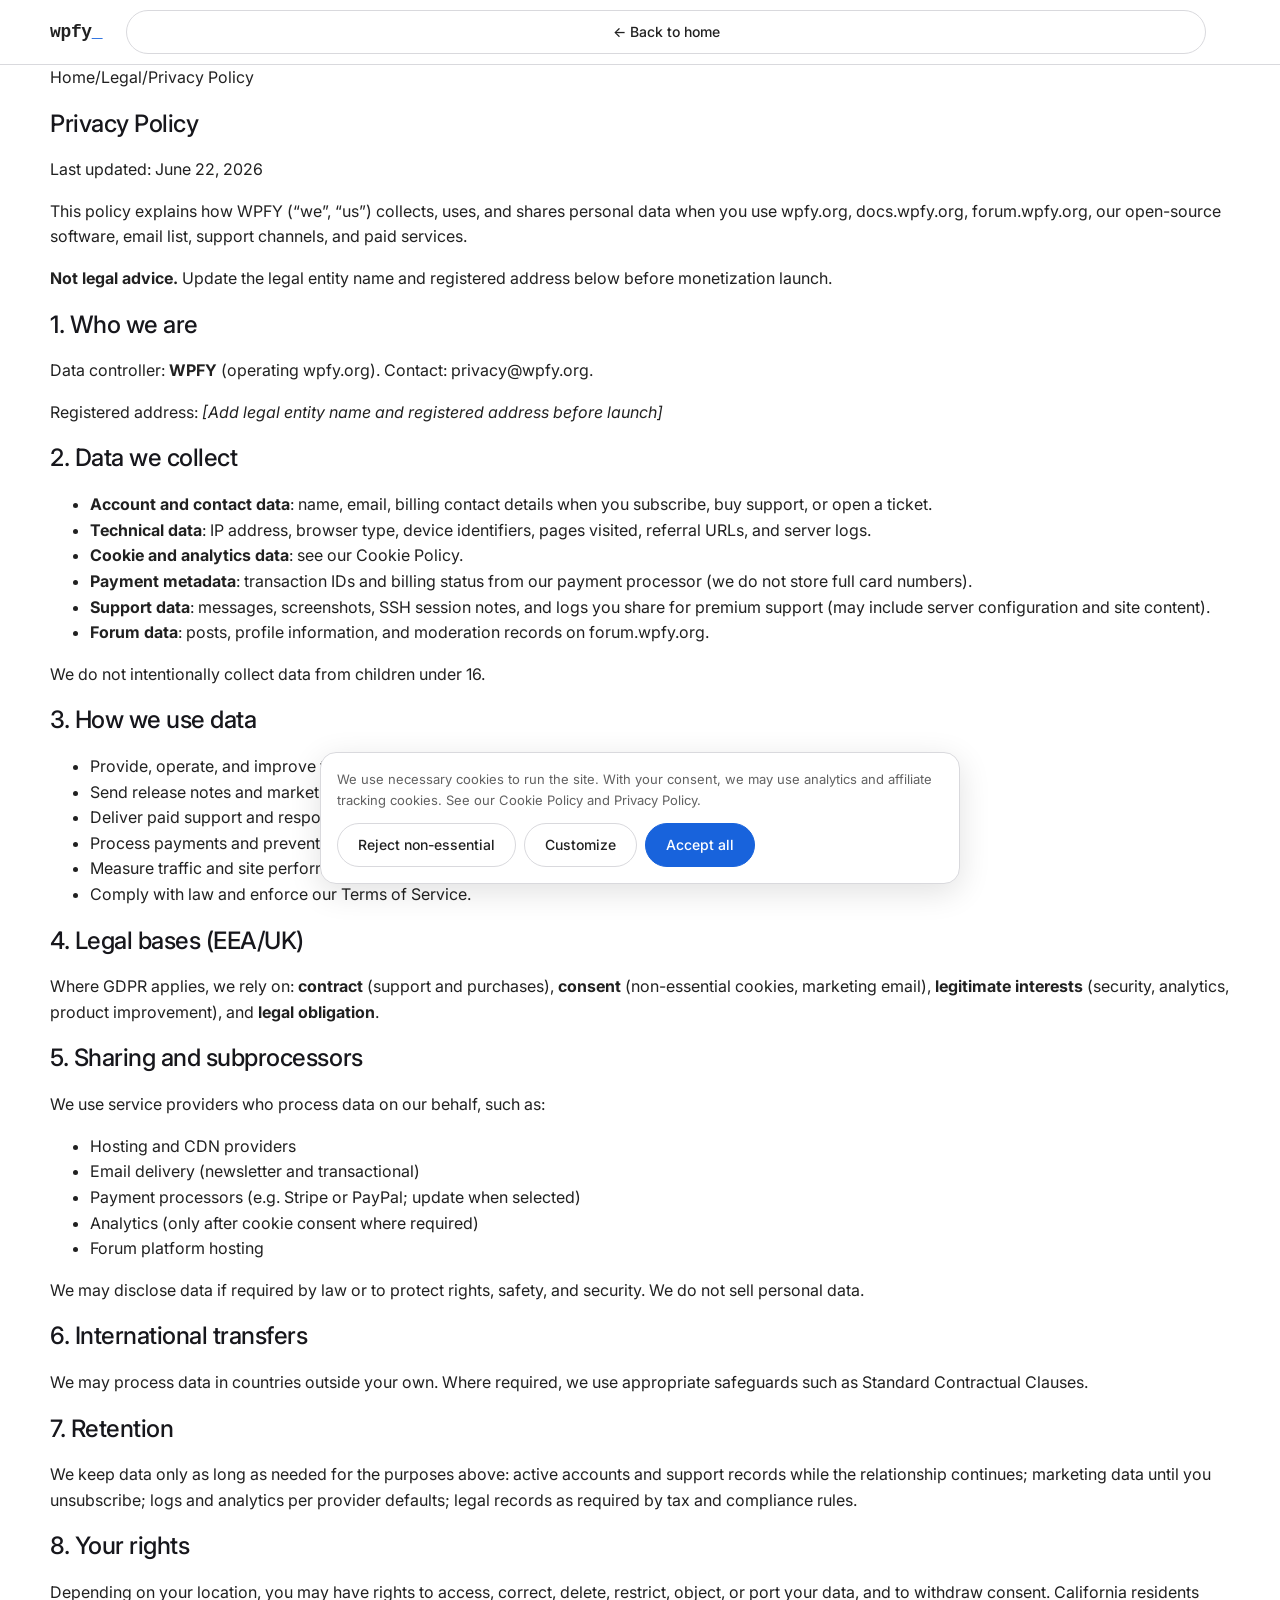
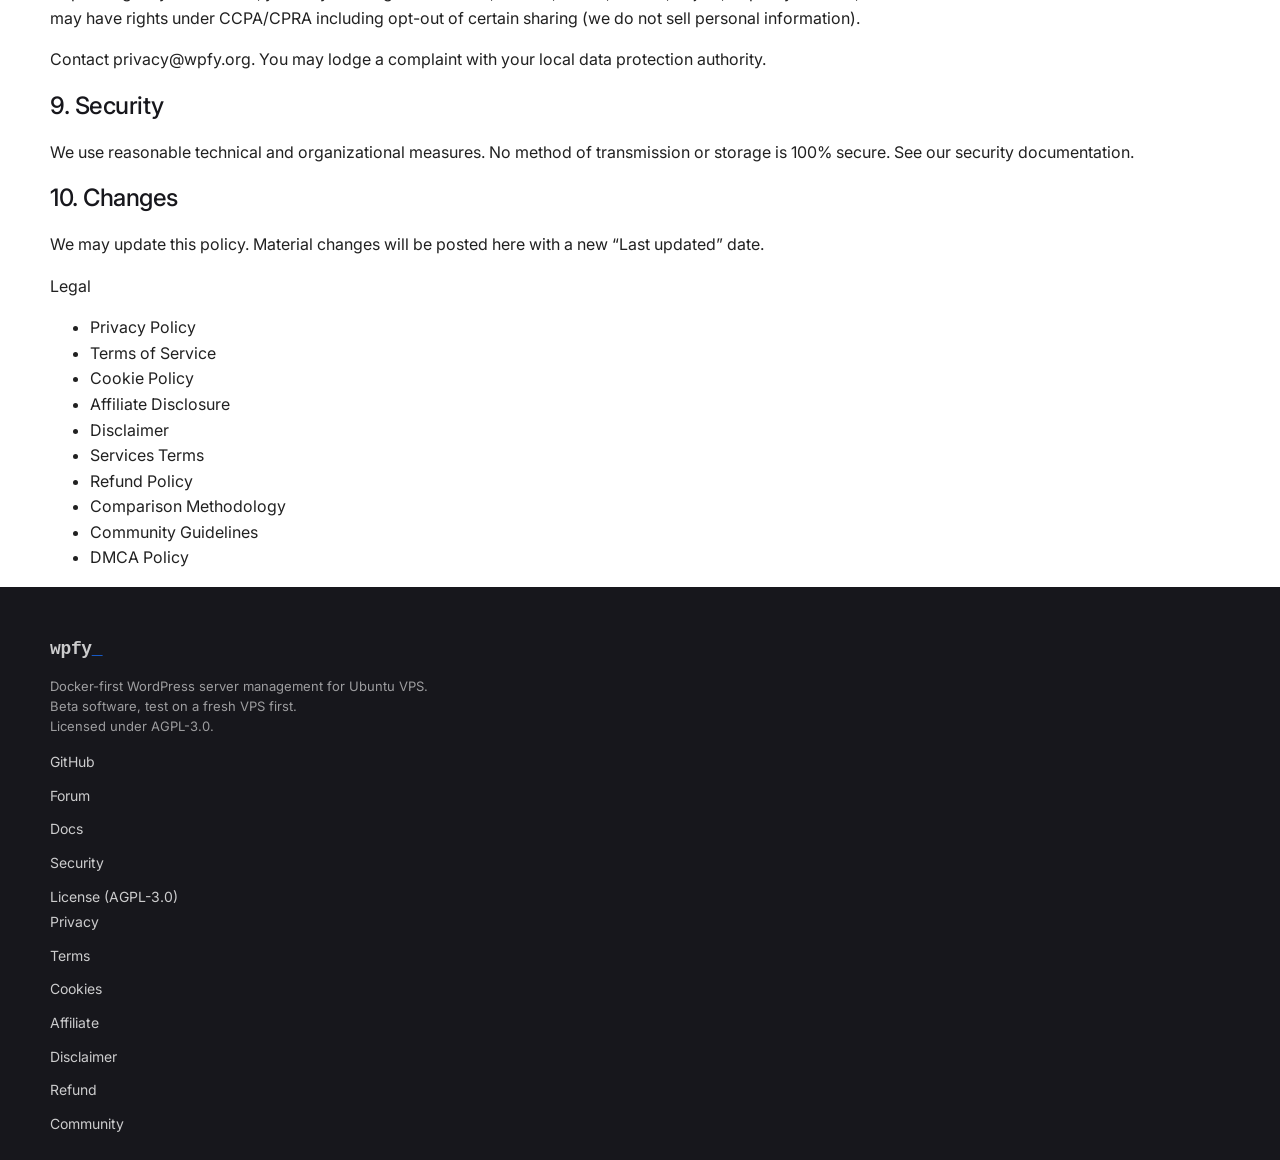
<file: legal/privacy/index.html>
<!DOCTYPE html>
<html lang="en">
<head>
<meta charset="UTF-8">
<meta name="viewport" content="width=device-width, initial-scale=1.0">
<title>Privacy Policy · WPFY</title>
<meta name="description" content="Privacy Policy for wpfy.org. Docker-first WordPress server management.">
<link rel="preconnect" href="https://fonts.googleapis.com">
<link rel="preconnect" href="https://fonts.gstatic.com" crossorigin>
<link href="https://fonts.googleapis.com/css2?family=IBM+Plex+Mono:wght@400;500;600;700&family=Inter:wght@400;500;600&display=swap" rel="stylesheet">
<link rel="stylesheet" href="/assets/styles.css?v=8">
</head>
<body>

<header class="site-header legal-header">
  <div class="wrap nav">
    <a class="logo" href="/" aria-label="WPFY home">wpfy<span class="mark">_</span></a>
    <a class="btn legal-back" href="/">← Back to home</a>
  </div>
</header>

<main class="legal-doc">
  <div class="wrap legal-layout">
    <article class="legal-article">
      <nav class="legal-breadcrumbs" aria-label="Breadcrumb"><a href="/">Home</a><span class="legal-breadcrumbs-sep" aria-hidden="true">/</span><a href="/legal/privacy/">Legal</a><span class="legal-breadcrumbs-sep" aria-hidden="true">/</span><span aria-current="page">Privacy Policy</span></nav>
      <h1>Privacy Policy</h1>
      <p class="legal-meta">Last updated: June 22, 2026</p>

      <p class="legal-lede">This policy explains how WPFY (“we”, “us”) collects, uses, and shares personal data when you use wpfy.org, docs.wpfy.org, forum.wpfy.org, our open-source software, email list, support channels, and paid services.</p>
      <p class="legal-note"><strong>Not legal advice.</strong> Update the legal entity name and registered address below before monetization launch.</p>

      <h2>1. Who we are</h2>
      <p>Data controller: <strong>WPFY</strong> (operating wpfy.org). Contact: <a href="mailto:privacy@wpfy.org">privacy@wpfy.org</a>.</p>
      <p>Registered address: <em>[Add legal entity name and registered address before launch]</em></p>

      <h2>2. Data we collect</h2>
      <ul>
        <li><strong>Account and contact data</strong>: name, email, billing contact details when you subscribe, buy support, or open a ticket.</li>
        <li><strong>Technical data</strong>: IP address, browser type, device identifiers, pages visited, referral URLs, and server logs.</li>
        <li><strong>Cookie and analytics data</strong>: see our <a href="/legal/cookies">Cookie Policy</a>.</li>
        <li><strong>Payment metadata</strong>: transaction IDs and billing status from our payment processor (we do not store full card numbers).</li>
        <li><strong>Support data</strong>: messages, screenshots, SSH session notes, and logs you share for premium support (may include server configuration and site content).</li>
        <li><strong>Forum data</strong>: posts, profile information, and moderation records on forum.wpfy.org.</li>
      </ul>
      <p>We do not intentionally collect data from children under 16.</p>

      <h2>3. How we use data</h2>
      <ul>
        <li>Provide, operate, and improve the website, documentation, forum, and software.</li>
        <li>Send release notes and marketing emails when you opt in (you may unsubscribe anytime).</li>
        <li>Deliver paid support and respond to inquiries.</li>
        <li>Process payments and prevent fraud.</li>
        <li>Measure traffic and site performance (with consent where required).</li>
        <li>Comply with law and enforce our <a href="/legal/terms">Terms of Service</a>.</li>
      </ul>

      <h2>4. Legal bases (EEA/UK)</h2>
      <p>Where GDPR applies, we rely on: <strong>contract</strong> (support and purchases), <strong>consent</strong> (non-essential cookies, marketing email), <strong>legitimate interests</strong> (security, analytics, product improvement), and <strong>legal obligation</strong>.</p>

      <h2>5. Sharing and subprocessors</h2>
      <p>We use service providers who process data on our behalf, such as:</p>
      <ul>
        <li>Hosting and CDN providers</li>
        <li>Email delivery (newsletter and transactional)</li>
        <li>Payment processors (e.g. Stripe or PayPal; update when selected)</li>
        <li>Analytics (only after cookie consent where required)</li>
        <li>Forum platform hosting</li>
      </ul>
      <p>We may disclose data if required by law or to protect rights, safety, and security. We do not sell personal data.</p>

      <h2>6. International transfers</h2>
      <p>We may process data in countries outside your own. Where required, we use appropriate safeguards such as Standard Contractual Clauses.</p>

      <h2>7. Retention</h2>
      <p>We keep data only as long as needed for the purposes above: active accounts and support records while the relationship continues; marketing data until you unsubscribe; logs and analytics per provider defaults; legal records as required by tax and compliance rules.</p>

      <h2>8. Your rights</h2>
      <p>Depending on your location, you may have rights to access, correct, delete, restrict, object, or port your data, and to withdraw consent. California residents may have rights under CCPA/CPRA including opt-out of certain sharing (we do not sell personal information).</p>
      <p>Contact <a href="mailto:privacy@wpfy.org">privacy@wpfy.org</a>. You may lodge a complaint with your local data protection authority.</p>

      <h2>9. Security</h2>
      <p>We use reasonable technical and organizational measures. No method of transmission or storage is 100% secure. See our <a href="https://github.com/wpfyorg/wpfy/blob/main/docs/SECURITY.md">security documentation</a>.</p>

      <h2>10. Changes</h2>
      <p>We may update this policy. Material changes will be posted here with a new “Last updated” date.</p>

    </article>
    <nav class="legal-nav" aria-label="Legal pages">
      <p class="legal-nav-title">Legal</p>
      <ul>
      <li><a href="/legal/privacy" aria-current="page">Privacy Policy</a></li>
      <li><a href="/legal/terms">Terms of Service</a></li>
      <li><a href="/legal/cookies">Cookie Policy</a></li>
      <li><a href="/legal/affiliate-disclosure">Affiliate Disclosure</a></li>
      <li><a href="/legal/disclaimer">Disclaimer</a></li>
      <li><a href="/legal/services-terms">Services Terms</a></li>
      <li><a href="/legal/refund">Refund Policy</a></li>
      <li><a href="/legal/comparison-methodology">Comparison Methodology</a></li>
      <li><a href="/legal/community">Community Guidelines</a></li>
      <li><a href="/legal/dmca">DMCA Policy</a></li>
      </ul>
    </nav>
  </div>
</main>

<footer class="site-footer">
  <div class="wrap footer-inner">
    <div>
      <a class="logo" href="/" aria-label="WPFY home">wpfy<span class="mark">_</span></a>
      <p class="footer-meta">Docker-first WordPress server management for Ubuntu VPS.<br>Beta software, test on a fresh VPS first.<br>Licensed under AGPL-3.0.</p>
    </div>
    <div class="footer-link-groups">

    <ul class="footer-links">
      <li><a href="https://github.com/wpfyorg/wpfy">GitHub</a></li>
      <li><a href="https://forum.wpfy.org">Forum</a></li>
      <li><a href="https://docs.wpfy.org">Docs</a></li>
      <li><a href="https://github.com/wpfyorg/wpfy/blob/main/docs/SECURITY.md">Security</a></li>
      <li><a href="https://github.com/wpfyorg/wpfy/blob/main/LICENSE">License (AGPL-3.0)</a></li>
    </ul>
    <ul class="footer-links footer-legal">
      <li><a href="/legal/privacy">Privacy</a></li>
      <li><a href="/legal/terms">Terms</a></li>
      <li><a href="/legal/cookies">Cookies</a></li>
      <li><a href="/legal/affiliate-disclosure">Affiliate</a></li>
      <li><a href="/legal/disclaimer">Disclaimer</a></li>
      <li><a href="/legal/refund">Refund</a></li>
      <li><a href="/legal/community">Community</a></li>
    </ul>
    </div>
  </div>
</footer>

<script src="/assets/main.js?v=7" defer></script>
</body>
</html>
</file>
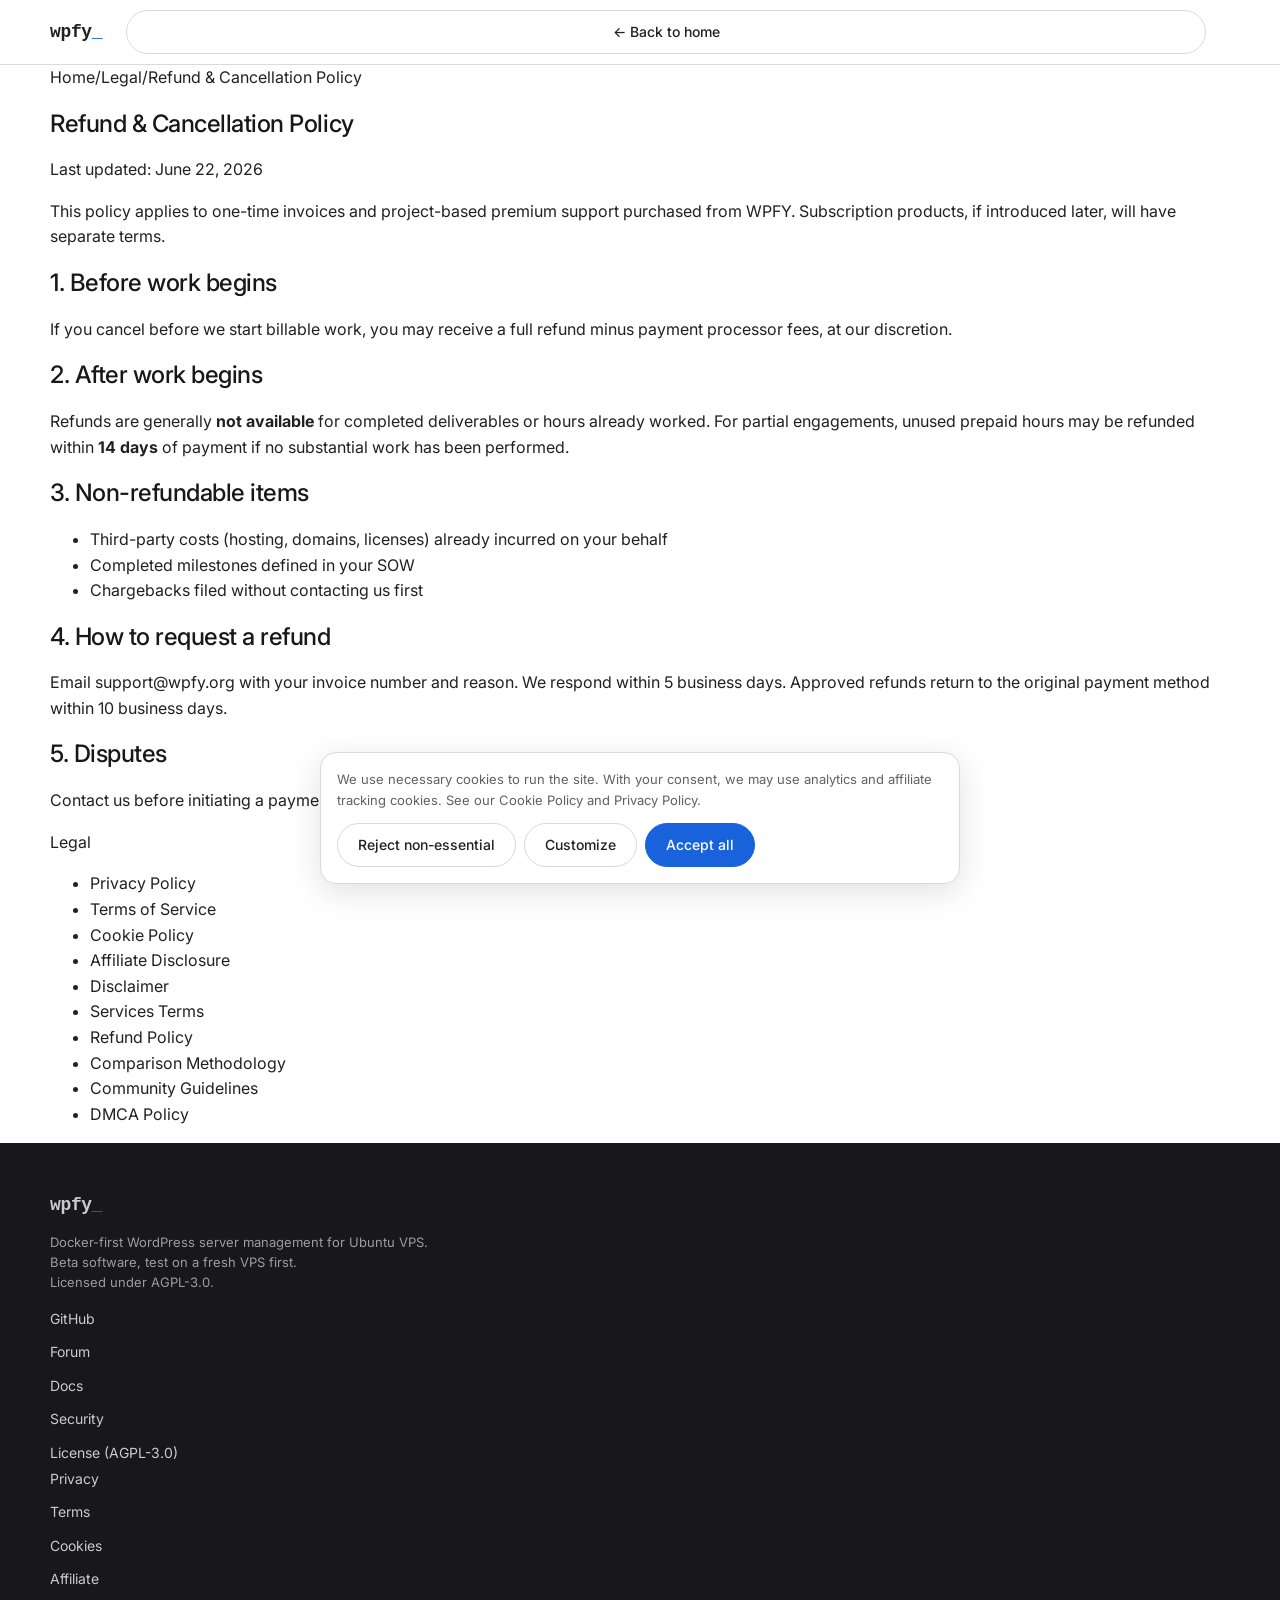
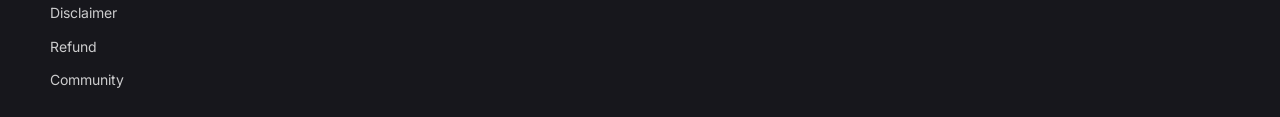
<file: legal/refund/index.html>
<!DOCTYPE html>
<html lang="en">
<head>
<meta charset="UTF-8">
<meta name="viewport" content="width=device-width, initial-scale=1.0">
<title>Refund &amp; Cancellation Policy · WPFY</title>
<meta name="description" content="Refund &amp; Cancellation Policy for wpfy.org. Docker-first WordPress server management.">
<link rel="preconnect" href="https://fonts.googleapis.com">
<link rel="preconnect" href="https://fonts.gstatic.com" crossorigin>
<link href="https://fonts.googleapis.com/css2?family=IBM+Plex+Mono:wght@400;500;600;700&family=Inter:wght@400;500;600&display=swap" rel="stylesheet">
<link rel="stylesheet" href="/assets/styles.css?v=8">
</head>
<body>

<header class="site-header legal-header">
  <div class="wrap nav">
    <a class="logo" href="/" aria-label="WPFY home">wpfy<span class="mark">_</span></a>
    <a class="btn legal-back" href="/">← Back to home</a>
  </div>
</header>

<main class="legal-doc">
  <div class="wrap legal-layout">
    <article class="legal-article">
      <nav class="legal-breadcrumbs" aria-label="Breadcrumb"><a href="/">Home</a><span class="legal-breadcrumbs-sep" aria-hidden="true">/</span><a href="/legal/privacy/">Legal</a><span class="legal-breadcrumbs-sep" aria-hidden="true">/</span><span aria-current="page">Refund &amp; Cancellation Policy</span></nav>
      <h1>Refund &amp; Cancellation Policy</h1>
      <p class="legal-meta">Last updated: June 22, 2026</p>

      <p class="legal-lede">This policy applies to one-time invoices and project-based premium support purchased from WPFY. Subscription products, if introduced later, will have separate terms.</p>

      <h2>1. Before work begins</h2>
      <p>If you cancel before we start billable work, you may receive a full refund minus payment processor fees, at our discretion.</p>

      <h2>2. After work begins</h2>
      <p>Refunds are generally <strong>not available</strong> for completed deliverables or hours already worked. For partial engagements, unused prepaid hours may be refunded within <strong>14 days</strong> of payment if no substantial work has been performed.</p>

      <h2>3. Non-refundable items</h2>
      <ul>
        <li>Third-party costs (hosting, domains, licenses) already incurred on your behalf</li>
        <li>Completed milestones defined in your SOW</li>
        <li>Chargebacks filed without contacting us first</li>
      </ul>

      <h2>4. How to request a refund</h2>
      <p>Email <a href="mailto:support@wpfy.org">support@wpfy.org</a> with your invoice number and reason. We respond within 5 business days. Approved refunds return to the original payment method within 10 business days.</p>

      <h2>5. Disputes</h2>
      <p>Contact us before initiating a payment dispute so we can resolve the issue directly.</p>

    </article>
    <nav class="legal-nav" aria-label="Legal pages">
      <p class="legal-nav-title">Legal</p>
      <ul>
      <li><a href="/legal/privacy">Privacy Policy</a></li>
      <li><a href="/legal/terms">Terms of Service</a></li>
      <li><a href="/legal/cookies">Cookie Policy</a></li>
      <li><a href="/legal/affiliate-disclosure">Affiliate Disclosure</a></li>
      <li><a href="/legal/disclaimer">Disclaimer</a></li>
      <li><a href="/legal/services-terms">Services Terms</a></li>
      <li><a href="/legal/refund" aria-current="page">Refund Policy</a></li>
      <li><a href="/legal/comparison-methodology">Comparison Methodology</a></li>
      <li><a href="/legal/community">Community Guidelines</a></li>
      <li><a href="/legal/dmca">DMCA Policy</a></li>
      </ul>
    </nav>
  </div>
</main>

<footer class="site-footer">
  <div class="wrap footer-inner">
    <div>
      <a class="logo" href="/" aria-label="WPFY home">wpfy<span class="mark">_</span></a>
      <p class="footer-meta">Docker-first WordPress server management for Ubuntu VPS.<br>Beta software, test on a fresh VPS first.<br>Licensed under AGPL-3.0.</p>
    </div>
    <div class="footer-link-groups">

    <ul class="footer-links">
      <li><a href="https://github.com/wpfyorg/wpfy">GitHub</a></li>
      <li><a href="https://forum.wpfy.org">Forum</a></li>
      <li><a href="https://docs.wpfy.org">Docs</a></li>
      <li><a href="https://github.com/wpfyorg/wpfy/blob/main/docs/SECURITY.md">Security</a></li>
      <li><a href="https://github.com/wpfyorg/wpfy/blob/main/LICENSE">License (AGPL-3.0)</a></li>
    </ul>
    <ul class="footer-links footer-legal">
      <li><a href="/legal/privacy">Privacy</a></li>
      <li><a href="/legal/terms">Terms</a></li>
      <li><a href="/legal/cookies">Cookies</a></li>
      <li><a href="/legal/affiliate-disclosure">Affiliate</a></li>
      <li><a href="/legal/disclaimer">Disclaimer</a></li>
      <li><a href="/legal/refund">Refund</a></li>
      <li><a href="/legal/community">Community</a></li>
    </ul>
    </div>
  </div>
</footer>

<script src="/assets/main.js?v=7" defer></script>
</body>
</html>
</file>
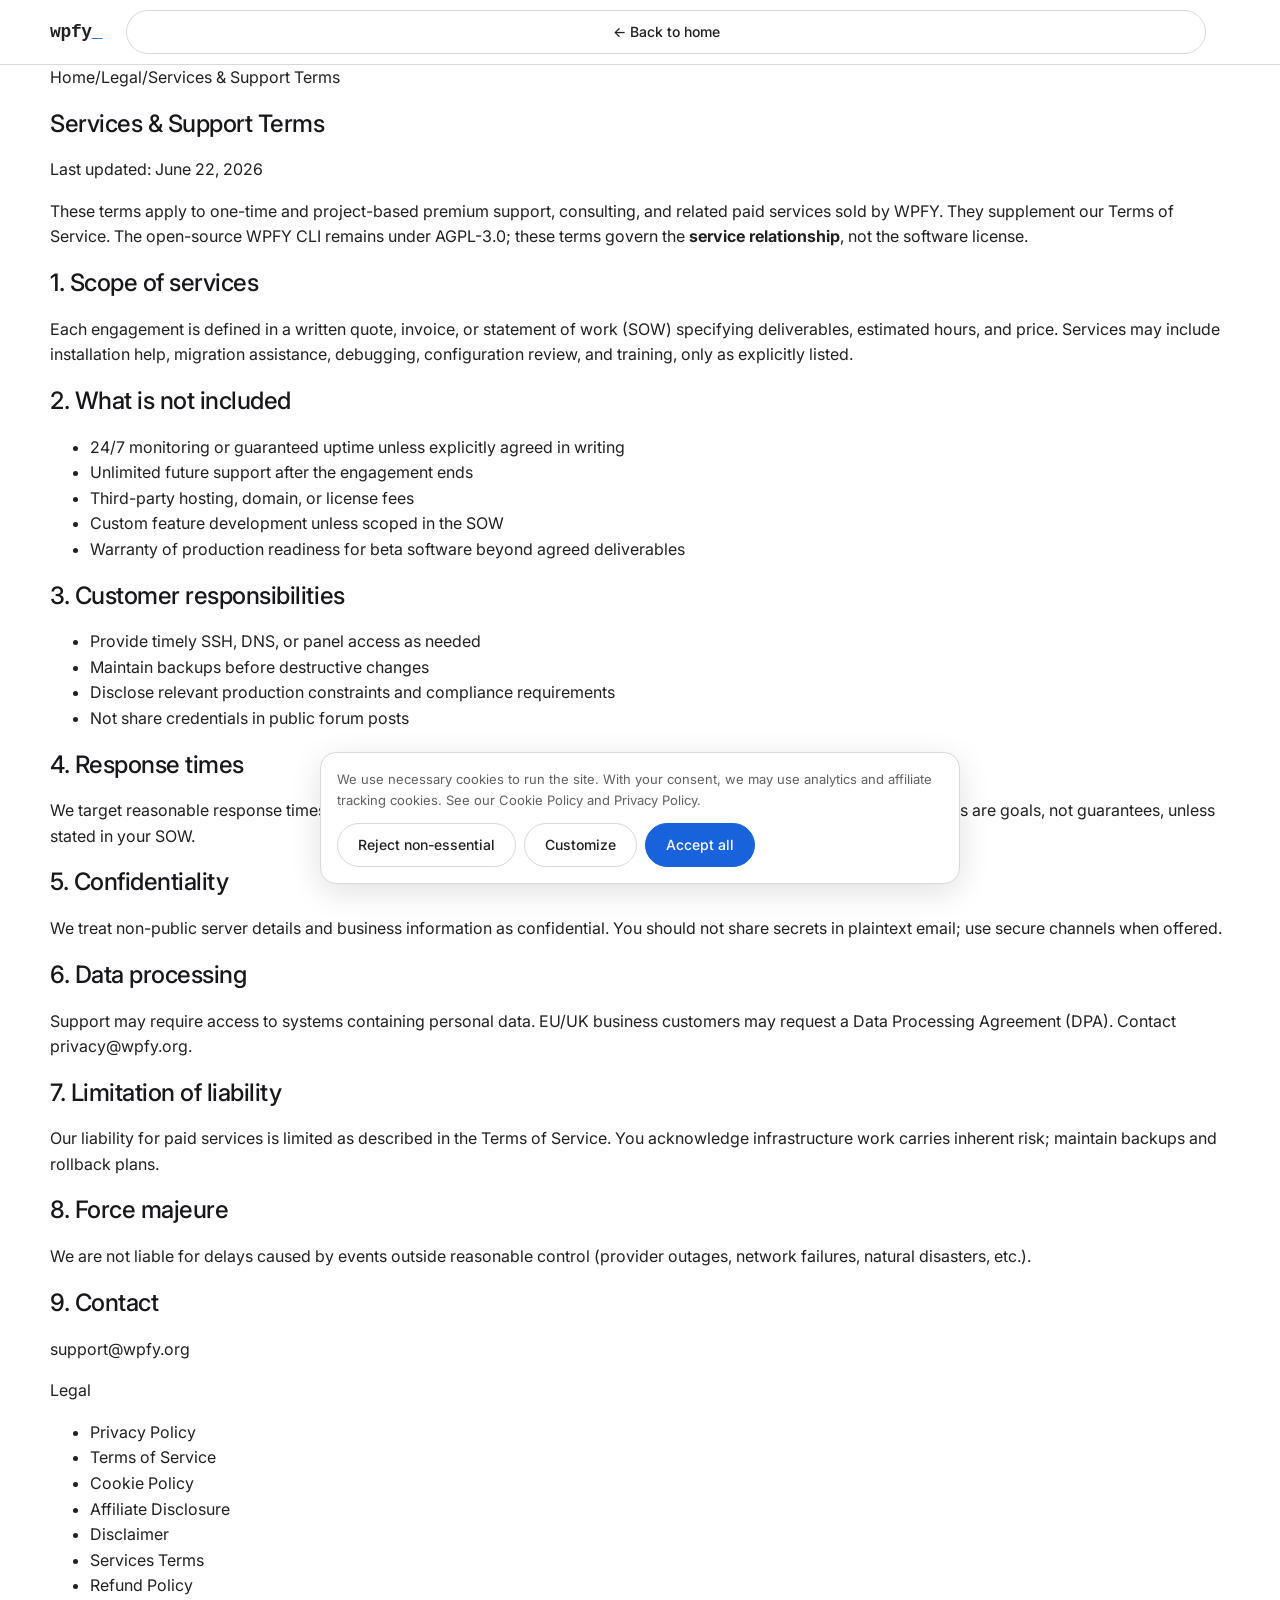
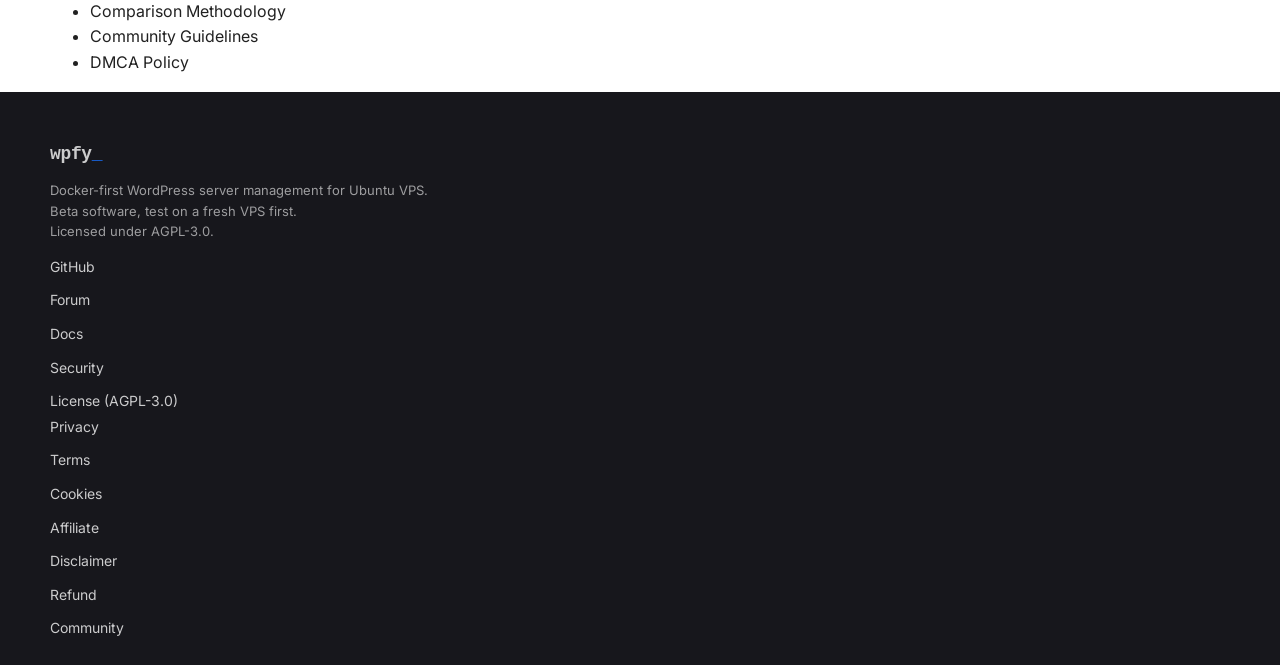
<file: legal/services-terms/index.html>
<!DOCTYPE html>
<html lang="en">
<head>
<meta charset="UTF-8">
<meta name="viewport" content="width=device-width, initial-scale=1.0">
<title>Services &amp; Support Terms · WPFY</title>
<meta name="description" content="Services &amp; Support Terms for wpfy.org. Docker-first WordPress server management.">
<link rel="preconnect" href="https://fonts.googleapis.com">
<link rel="preconnect" href="https://fonts.gstatic.com" crossorigin>
<link href="https://fonts.googleapis.com/css2?family=IBM+Plex+Mono:wght@400;500;600;700&family=Inter:wght@400;500;600&display=swap" rel="stylesheet">
<link rel="stylesheet" href="/assets/styles.css?v=8">
</head>
<body>

<header class="site-header legal-header">
  <div class="wrap nav">
    <a class="logo" href="/" aria-label="WPFY home">wpfy<span class="mark">_</span></a>
    <a class="btn legal-back" href="/">← Back to home</a>
  </div>
</header>

<main class="legal-doc">
  <div class="wrap legal-layout">
    <article class="legal-article">
      <nav class="legal-breadcrumbs" aria-label="Breadcrumb"><a href="/">Home</a><span class="legal-breadcrumbs-sep" aria-hidden="true">/</span><a href="/legal/privacy/">Legal</a><span class="legal-breadcrumbs-sep" aria-hidden="true">/</span><span aria-current="page">Services &amp; Support Terms</span></nav>
      <h1>Services &amp; Support Terms</h1>
      <p class="legal-meta">Last updated: June 22, 2026</p>

      <p class="legal-lede">These terms apply to one-time and project-based premium support, consulting, and related paid services sold by WPFY. They supplement our <a href="/legal/terms">Terms of Service</a>. The open-source WPFY CLI remains under AGPL-3.0; these terms govern the <strong>service relationship</strong>, not the software license.</p>

      <h2>1. Scope of services</h2>
      <p>Each engagement is defined in a written quote, invoice, or statement of work (SOW) specifying deliverables, estimated hours, and price. Services may include installation help, migration assistance, debugging, configuration review, and training, only as explicitly listed.</p>

      <h2>2. What is not included</h2>
      <ul>
        <li>24/7 monitoring or guaranteed uptime unless explicitly agreed in writing</li>
        <li>Unlimited future support after the engagement ends</li>
        <li>Third-party hosting, domain, or license fees</li>
        <li>Custom feature development unless scoped in the SOW</li>
        <li>Warranty of production readiness for beta software beyond agreed deliverables</li>
      </ul>

      <h2>3. Customer responsibilities</h2>
      <ul>
        <li>Provide timely SSH, DNS, or panel access as needed</li>
        <li>Maintain backups before destructive changes</li>
        <li>Disclose relevant production constraints and compliance requirements</li>
        <li>Not share credentials in public forum posts</li>
      </ul>

      <h2>4. Response times</h2>
      <p>We target reasonable response times during business hours unless a binding SLA is purchased separately. Response targets are goals, not guarantees, unless stated in your SOW.</p>

      <h2>5. Confidentiality</h2>
      <p>We treat non-public server details and business information as confidential. You should not share secrets in plaintext email; use secure channels when offered.</p>

      <h2>6. Data processing</h2>
      <p>Support may require access to systems containing personal data. EU/UK business customers may request a Data Processing Agreement (DPA). Contact <a href="mailto:privacy@wpfy.org">privacy@wpfy.org</a>.</p>

      <h2>7. Limitation of liability</h2>
      <p>Our liability for paid services is limited as described in the <a href="/legal/terms">Terms of Service</a>. You acknowledge infrastructure work carries inherent risk; maintain backups and rollback plans.</p>

      <h2>8. Force majeure</h2>
      <p>We are not liable for delays caused by events outside reasonable control (provider outages, network failures, natural disasters, etc.).</p>

      <h2>9. Contact</h2>
      <p><a href="mailto:support@wpfy.org">support@wpfy.org</a></p>

    </article>
    <nav class="legal-nav" aria-label="Legal pages">
      <p class="legal-nav-title">Legal</p>
      <ul>
      <li><a href="/legal/privacy">Privacy Policy</a></li>
      <li><a href="/legal/terms">Terms of Service</a></li>
      <li><a href="/legal/cookies">Cookie Policy</a></li>
      <li><a href="/legal/affiliate-disclosure">Affiliate Disclosure</a></li>
      <li><a href="/legal/disclaimer">Disclaimer</a></li>
      <li><a href="/legal/services-terms" aria-current="page">Services Terms</a></li>
      <li><a href="/legal/refund">Refund Policy</a></li>
      <li><a href="/legal/comparison-methodology">Comparison Methodology</a></li>
      <li><a href="/legal/community">Community Guidelines</a></li>
      <li><a href="/legal/dmca">DMCA Policy</a></li>
      </ul>
    </nav>
  </div>
</main>

<footer class="site-footer">
  <div class="wrap footer-inner">
    <div>
      <a class="logo" href="/" aria-label="WPFY home">wpfy<span class="mark">_</span></a>
      <p class="footer-meta">Docker-first WordPress server management for Ubuntu VPS.<br>Beta software, test on a fresh VPS first.<br>Licensed under AGPL-3.0.</p>
    </div>
    <div class="footer-link-groups">

    <ul class="footer-links">
      <li><a href="https://github.com/wpfyorg/wpfy">GitHub</a></li>
      <li><a href="https://forum.wpfy.org">Forum</a></li>
      <li><a href="https://docs.wpfy.org">Docs</a></li>
      <li><a href="https://github.com/wpfyorg/wpfy/blob/main/docs/SECURITY.md">Security</a></li>
      <li><a href="https://github.com/wpfyorg/wpfy/blob/main/LICENSE">License (AGPL-3.0)</a></li>
    </ul>
    <ul class="footer-links footer-legal">
      <li><a href="/legal/privacy">Privacy</a></li>
      <li><a href="/legal/terms">Terms</a></li>
      <li><a href="/legal/cookies">Cookies</a></li>
      <li><a href="/legal/affiliate-disclosure">Affiliate</a></li>
      <li><a href="/legal/disclaimer">Disclaimer</a></li>
      <li><a href="/legal/refund">Refund</a></li>
      <li><a href="/legal/community">Community</a></li>
    </ul>
    </div>
  </div>
</footer>

<script src="/assets/main.js?v=7" defer></script>
</body>
</html>
</file>
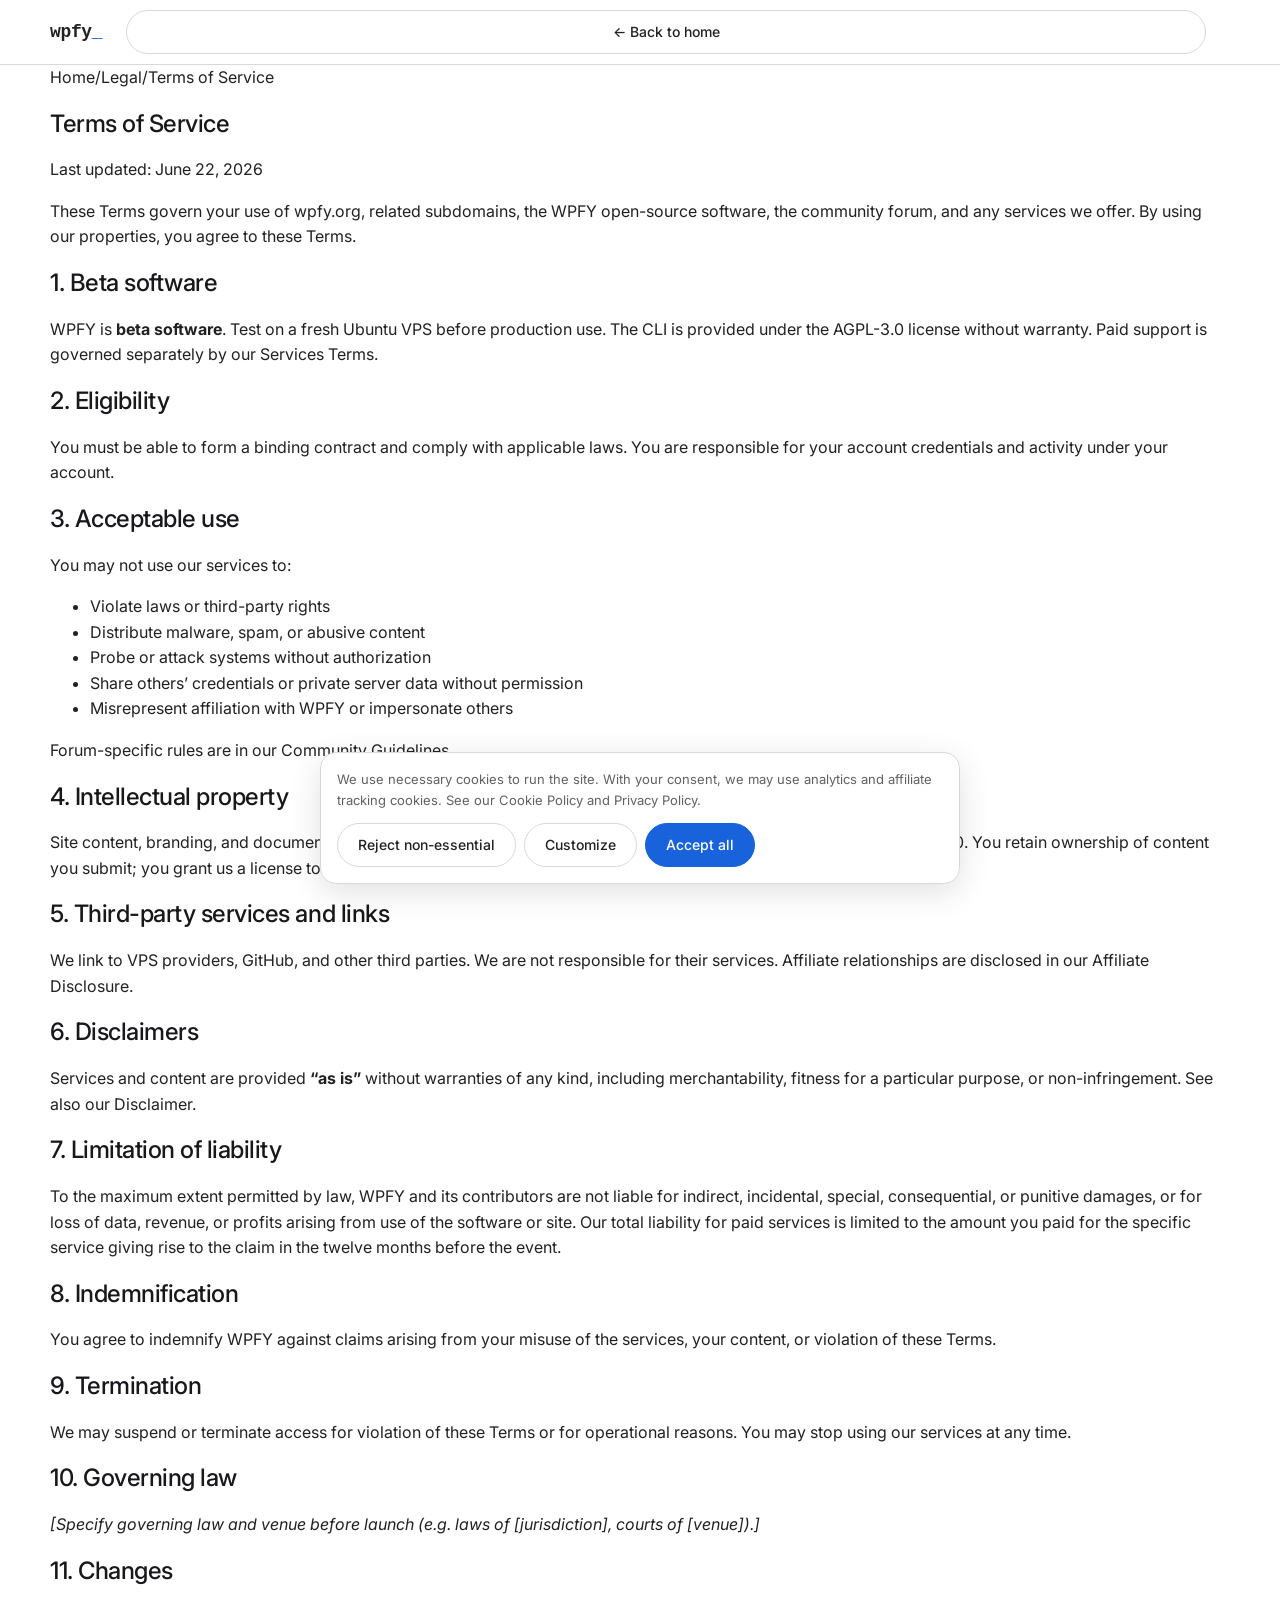
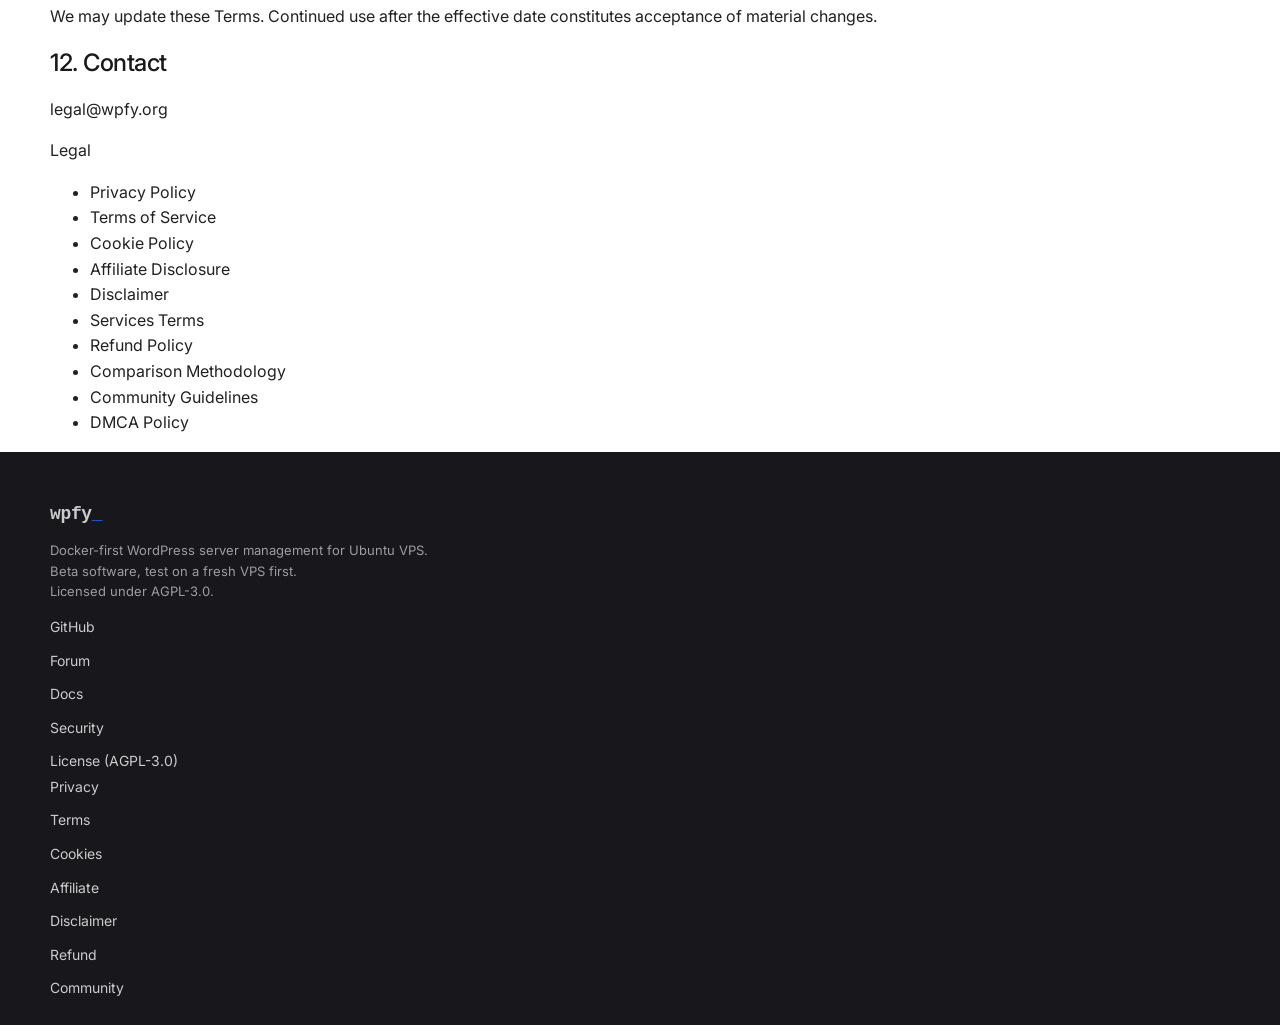
<file: legal/terms/index.html>
<!DOCTYPE html>
<html lang="en">
<head>
<meta charset="UTF-8">
<meta name="viewport" content="width=device-width, initial-scale=1.0">
<title>Terms of Service · WPFY</title>
<meta name="description" content="Terms of Service for wpfy.org. Docker-first WordPress server management.">
<link rel="preconnect" href="https://fonts.googleapis.com">
<link rel="preconnect" href="https://fonts.gstatic.com" crossorigin>
<link href="https://fonts.googleapis.com/css2?family=IBM+Plex+Mono:wght@400;500;600;700&family=Inter:wght@400;500;600&display=swap" rel="stylesheet">
<link rel="stylesheet" href="/assets/styles.css?v=8">
</head>
<body>

<header class="site-header legal-header">
  <div class="wrap nav">
    <a class="logo" href="/" aria-label="WPFY home">wpfy<span class="mark">_</span></a>
    <a class="btn legal-back" href="/">← Back to home</a>
  </div>
</header>

<main class="legal-doc">
  <div class="wrap legal-layout">
    <article class="legal-article">
      <nav class="legal-breadcrumbs" aria-label="Breadcrumb"><a href="/">Home</a><span class="legal-breadcrumbs-sep" aria-hidden="true">/</span><a href="/legal/privacy/">Legal</a><span class="legal-breadcrumbs-sep" aria-hidden="true">/</span><span aria-current="page">Terms of Service</span></nav>
      <h1>Terms of Service</h1>
      <p class="legal-meta">Last updated: June 22, 2026</p>

      <p class="legal-lede">These Terms govern your use of wpfy.org, related subdomains, the WPFY open-source software, the community forum, and any services we offer. By using our properties, you agree to these Terms.</p>

      <h2>1. Beta software</h2>
      <p>WPFY is <strong>beta software</strong>. Test on a fresh Ubuntu VPS before production use. The CLI is provided under the <a href="https://github.com/wpfyorg/wpfy/blob/main/LICENSE">AGPL-3.0 license</a> without warranty. Paid support is governed separately by our <a href="/legal/services-terms">Services Terms</a>.</p>

      <h2>2. Eligibility</h2>
      <p>You must be able to form a binding contract and comply with applicable laws. You are responsible for your account credentials and activity under your account.</p>

      <h2>3. Acceptable use</h2>
      <p>You may not use our services to:</p>
      <ul>
        <li>Violate laws or third-party rights</li>
        <li>Distribute malware, spam, or abusive content</li>
        <li>Probe or attack systems without authorization</li>
        <li>Share others’ credentials or private server data without permission</li>
        <li>Misrepresent affiliation with WPFY or impersonate others</li>
      </ul>
      <p>Forum-specific rules are in our <a href="/legal/community">Community Guidelines</a>.</p>

      <h2>4. Intellectual property</h2>
      <p>Site content, branding, and documentation are owned by WPFY or licensors. Open-source code is licensed under AGPL-3.0. You retain ownership of content you submit; you grant us a license to host and display it on our platforms.</p>

      <h2>5. Third-party services and links</h2>
      <p>We link to VPS providers, GitHub, and other third parties. We are not responsible for their services. Affiliate relationships are disclosed in our <a href="/legal/affiliate-disclosure">Affiliate Disclosure</a>.</p>

      <h2>6. Disclaimers</h2>
      <p>Services and content are provided <strong>“as is”</strong> without warranties of any kind, including merchantability, fitness for a particular purpose, or non-infringement. See also our <a href="/legal/disclaimer">Disclaimer</a>.</p>

      <h2>7. Limitation of liability</h2>
      <p>To the maximum extent permitted by law, WPFY and its contributors are not liable for indirect, incidental, special, consequential, or punitive damages, or for loss of data, revenue, or profits arising from use of the software or site. Our total liability for paid services is limited to the amount you paid for the specific service giving rise to the claim in the twelve months before the event.</p>

      <h2>8. Indemnification</h2>
      <p>You agree to indemnify WPFY against claims arising from your misuse of the services, your content, or violation of these Terms.</p>

      <h2>9. Termination</h2>
      <p>We may suspend or terminate access for violation of these Terms or for operational reasons. You may stop using our services at any time.</p>

      <h2>10. Governing law</h2>
      <p><em>[Specify governing law and venue before launch (e.g. laws of [jurisdiction], courts of [venue]).]</em></p>

      <h2>11. Changes</h2>
      <p>We may update these Terms. Continued use after the effective date constitutes acceptance of material changes.</p>

      <h2>12. Contact</h2>
      <p><a href="mailto:legal@wpfy.org">legal@wpfy.org</a></p>

    </article>
    <nav class="legal-nav" aria-label="Legal pages">
      <p class="legal-nav-title">Legal</p>
      <ul>
      <li><a href="/legal/privacy">Privacy Policy</a></li>
      <li><a href="/legal/terms" aria-current="page">Terms of Service</a></li>
      <li><a href="/legal/cookies">Cookie Policy</a></li>
      <li><a href="/legal/affiliate-disclosure">Affiliate Disclosure</a></li>
      <li><a href="/legal/disclaimer">Disclaimer</a></li>
      <li><a href="/legal/services-terms">Services Terms</a></li>
      <li><a href="/legal/refund">Refund Policy</a></li>
      <li><a href="/legal/comparison-methodology">Comparison Methodology</a></li>
      <li><a href="/legal/community">Community Guidelines</a></li>
      <li><a href="/legal/dmca">DMCA Policy</a></li>
      </ul>
    </nav>
  </div>
</main>

<footer class="site-footer">
  <div class="wrap footer-inner">
    <div>
      <a class="logo" href="/" aria-label="WPFY home">wpfy<span class="mark">_</span></a>
      <p class="footer-meta">Docker-first WordPress server management for Ubuntu VPS.<br>Beta software, test on a fresh VPS first.<br>Licensed under AGPL-3.0.</p>
    </div>
    <div class="footer-link-groups">

    <ul class="footer-links">
      <li><a href="https://github.com/wpfyorg/wpfy">GitHub</a></li>
      <li><a href="https://forum.wpfy.org">Forum</a></li>
      <li><a href="https://docs.wpfy.org">Docs</a></li>
      <li><a href="https://github.com/wpfyorg/wpfy/blob/main/docs/SECURITY.md">Security</a></li>
      <li><a href="https://github.com/wpfyorg/wpfy/blob/main/LICENSE">License (AGPL-3.0)</a></li>
    </ul>
    <ul class="footer-links footer-legal">
      <li><a href="/legal/privacy">Privacy</a></li>
      <li><a href="/legal/terms">Terms</a></li>
      <li><a href="/legal/cookies">Cookies</a></li>
      <li><a href="/legal/affiliate-disclosure">Affiliate</a></li>
      <li><a href="/legal/disclaimer">Disclaimer</a></li>
      <li><a href="/legal/refund">Refund</a></li>
      <li><a href="/legal/community">Community</a></li>
    </ul>
    </div>
  </div>
</footer>

<script src="/assets/main.js?v=7" defer></script>
</body>
</html>
</file>
<file: assets/styles.css>
/* ==========================================================================
   WPFY marketing site — quiet operational design system
   White canvas, deep green/navy bands, thin borders, minimal shadow
   ========================================================================== */

:root {
  --near-black: #17171c;
  --black: #000000;
  --ink: #212121;
  --deep-green: #003c33;
  --dark-navy: #071829;
  --canvas: #ffffff;
  --soft-stone: #eeece7;
  --pale-green: #edfce9;
  --pale-blue: #f1f5ff;
  --hairline: #d9d9dd;
  --border-light: #e5e7eb;
  --card-border: #f2f2f2;
  --muted: #93939f;
  --body-muted: #616161;
  --action-blue: #1863dc;
  --focus-blue: #4c6ee6;
  --coral: #ff7759;
  --soft-coral: #ffad9b;
  --on-dark: #ffffff;

  --display: "Space Grotesk", Inter, Arial, ui-sans-serif, system-ui, sans-serif;
  --sans: Inter, Arial, ui-sans-serif, system-ui, sans-serif;
  --mono: ui-monospace, "SFMono-Regular", Menlo, Monaco, Consolas, monospace;

  --container: 1180px;
  --section-pad: clamp(4rem, 8vw, 6rem);
  --section-pad-sm: clamp(3rem, 6vw, 4.5rem);
  --r-xs: 4px;
  --r-sm: 8px;
  --r-md: 16px;
  --r-lg: 22px;
  --r-pill: 9999px;

  --ease: cubic-bezier(0.22, 1, 0.36, 1);
  --t-fast: 0.18s;
  --t-med: 0.22s;
}

*, *::before, *::after { box-sizing: border-box; }
html { scroll-behavior: smooth; }
body {
  margin: 0;
  background: var(--canvas);
  color: var(--ink);
  font-family: var(--sans);
  font-size: 1rem;
  line-height: 1.6;
  -webkit-font-smoothing: antialiased;
  overflow-x: clip;
}
img, svg { display: block; max-width: 100%; }
a { color: inherit; text-decoration: none; }
button { font: inherit; color: inherit; background: none; border: 0; cursor: pointer; }
code, pre, kbd { font-family: var(--mono); }
::selection { background: var(--pale-blue); color: var(--ink); }

a:focus-visible,
button:focus-visible,
input:focus-visible,
summary:focus-visible {
  outline: 2px solid var(--focus-blue);
  outline-offset: 2px;
}

h1, h2, h3, h4 {
  font-family: var(--display);
  font-weight: 500;
  letter-spacing: -0.02em;
  line-height: 1.12;
  color: var(--near-black);
}

.wrap {
  width: min(100% - 2rem, var(--container));
  margin-inline: auto;
}

section { scroll-margin-top: 72px; }

.sr-only {
  position: absolute;
  width: 1px;
  height: 1px;
  padding: 0;
  margin: -1px;
  overflow: hidden;
  clip: rect(0, 0, 0, 0);
  white-space: nowrap;
  border: 0;
}

/* ---------- announce ---------- */
.announce {
  background: var(--near-black);
  color: var(--on-dark);
  font-size: 0.8125rem;
  text-align: center;
  padding: 0.625rem 1rem;
  border-bottom: 1px solid rgba(255, 255, 255, 0.08);
}
.announce a {
  color: var(--soft-coral);
  text-decoration: underline;
  text-underline-offset: 3px;
}
.announce a:hover { color: var(--on-dark); }

/* ---------- header ---------- */
.site-header {
  position: sticky;
  top: 0;
  z-index: 50;
  background: rgba(255, 255, 255, 0.94);
  backdrop-filter: blur(8px);
  border-bottom: 1px solid var(--hairline);
}
.nav {
  display: grid;
  grid-template-columns: auto 1fr auto;
  align-items: center;
  gap: 1.5rem;
  min-height: 64px;
}
.logo {
  font-family: var(--mono);
  font-weight: 600;
  font-size: 1.125rem;
  letter-spacing: -0.02em;
}
.logo .mark { color: var(--action-blue); }
.nav-links {
  display: flex;
  justify-content: center;
  align-items: center;
  gap: clamp(0.75rem, 2vw, 1.5rem);
  list-style: none;
  margin: 0;
  padding: 0;
}
.nav-links a {
  font-size: 0.875rem;
  color: var(--body-muted);
  padding: 0.375rem 0;
  border-bottom: 1px solid transparent;
  transition: color var(--t-fast) var(--ease), border-color var(--t-fast) var(--ease);
}
.nav-links a:hover,
.nav-links a[aria-current="page"] {
  color: var(--ink);
  border-bottom-color: var(--ink);
}
.nav-actions { display: flex; gap: 0.75rem; align-items: center; }
.menu-btn {
  display: none;
  min-width: 44px;
  min-height: 44px;
  border: 1px solid var(--hairline);
  border-radius: var(--r-xs);
  background: var(--canvas);
  padding: 0.5rem;
}
.menu-btn svg { width: 18px; height: 18px; margin: auto; }

/* ---------- buttons ---------- */
.btn {
  display: inline-flex;
  align-items: center;
  justify-content: center;
  gap: 0.5rem;
  min-height: 44px;
  padding: 0.625rem 1.25rem;
  font-size: 0.875rem;
  font-weight: 500;
  border-radius: var(--r-pill);
  border: 1px solid var(--hairline);
  background: var(--canvas);
  color: var(--ink);
  transition: background var(--t-fast) var(--ease), border-color var(--t-fast) var(--ease), transform var(--t-fast) var(--ease);
}
.btn:hover { border-color: var(--ink); transform: translateY(-1px); }
.btn-primary {
  background: var(--near-black);
  border-color: var(--near-black);
  color: var(--on-dark);
}
.btn-primary:hover { background: var(--ink); border-color: var(--ink); }
.btn-blue {
  background: var(--action-blue);
  border-color: var(--action-blue);
  color: var(--on-dark);
}
.btn-blue:hover { background: #1454c4; border-color: #1454c4; }
.btn-ghost {
  background: transparent;
  border-color: transparent;
  color: var(--action-blue);
  padding-inline: 0.25rem;
}
.btn-ghost:hover { border-color: transparent; background: transparent; text-decoration: underline; }

/* ---------- hero ---------- */
.hero {
  padding: clamp(3rem, 7vw, 5.5rem) 0 clamp(2.5rem, 5vw, 4rem);
}
.hero-grid {
  display: grid;
  grid-template-columns: 1.05fr 0.95fr;
  gap: clamp(2rem, 4vw, 3.5rem);
  align-items: start;
}
.eyebrow {
  display: inline-block;
  font-family: var(--mono);
  font-size: 0.75rem;
  letter-spacing: 0.12em;
  text-transform: uppercase;
  color: var(--muted);
  margin-bottom: 1rem;
}
.hero h1 {
  font-size: clamp(2.5rem, 5.5vw, 4.25rem);
  max-width: 14ch;
  margin: 0 0 1.25rem;
}
.hero-lede {
  font-size: clamp(1rem, 1.4vw, 1.125rem);
  color: var(--body-muted);
  max-width: 52ch;
  margin: 0 0 1.75rem;
}
.hero-ctas {
  display: flex;
  flex-wrap: wrap;
  gap: 0.75rem;
  margin-bottom: 1rem;
}
.hero-note {
  font-size: 0.8125rem;
  color: var(--muted);
  max-width: 52ch;
}
.hero-note strong { color: var(--ink); font-weight: 600; }

/* terminal */
.terminal {
  border: 1px solid var(--hairline);
  border-radius: var(--r-sm);
  background: var(--near-black);
  color: #e8e8ec;
  overflow: hidden;
}
.term-bar {
  display: flex;
  align-items: center;
  gap: 0.5rem;
  padding: 0.625rem 0.875rem;
  border-bottom: 1px solid rgba(255, 255, 255, 0.08);
  background: rgba(255, 255, 255, 0.03);
}
.term-dot { width: 8px; height: 8px; border-radius: 50%; }
.term-dot.d1 { background: #ff5f57; }
.term-dot.d2 { background: #febc2e; }
.term-dot.d3 { background: #28c840; }
.term-title {
  font-family: var(--mono);
  font-size: 0.6875rem;
  color: var(--muted);
  margin-right: auto;
}
.copy-btn {
  display: inline-flex;
  align-items: center;
  gap: 0.375rem;
  font-family: var(--mono);
  font-size: 0.6875rem;
  color: var(--muted);
  padding: 0.25rem 0.5rem;
  border: 1px solid rgba(255, 255, 255, 0.12);
  border-radius: var(--r-xs);
  min-height: 32px;
}
.copy-btn:hover { color: var(--on-dark); border-color: rgba(255, 255, 255, 0.28); }
.copy-btn svg { width: 14px; height: 14px; }
.term-body {
  margin: 0;
  padding: 1rem 1.125rem 1.125rem;
  font-size: 0.8125rem;
  line-height: 1.55;
  overflow-x: auto;
  white-space: pre-wrap;
  word-break: break-word;
}
.t-line { display: block; }
.t-prompt { color: var(--soft-coral); }
.t-cmd { color: #f5f5f7; }
.t-out { color: #b8b8c4; }
.t-ok { color: #6ee7a8; }
.t-dim { color: #7a7a88; }
.t-caret { display: inline-block; width: 0.55em; height: 1em; background: var(--soft-coral); vertical-align: text-bottom; animation: blink 1s step-end infinite; }
.t-in { animation: fadeIn 0.2s var(--ease); }

@keyframes blink { 50% { opacity: 0; } }
@keyframes fadeIn { from { opacity: 0; } to { opacity: 1; } }

/* ---------- sections common ---------- */
.section-pad { padding-block: var(--section-pad); }
.section-pad-sm { padding-block: var(--section-pad-sm); }
.section-head { max-width: 720px; margin-bottom: clamp(2rem, 4vw, 3rem); }
.section-head.center { margin-inline: auto; text-align: center; }
.section-head h2 {
  font-size: clamp(2rem, 3.8vw, 3rem);
  margin: 0 0 0.875rem;
}
.lede {
  margin: 0;
  color: var(--body-muted);
  font-size: clamp(1rem, 1.2vw, 1.0625rem);
}

/* ---------- tech strip ---------- */
.tech-strip {
  border-block: 1px solid var(--hairline);
  background: var(--soft-stone);
}
.tech-inner {
  display: flex;
  flex-wrap: wrap;
  align-items: center;
  gap: 1rem 1.5rem;
  padding-block: 1.25rem;
}
.tech-label {
  font-family: var(--mono);
  font-size: 0.6875rem;
  letter-spacing: 0.1em;
  text-transform: uppercase;
  color: var(--muted);
  flex: 0 0 auto;
}
.tech-icons {
  display: flex;
  flex-wrap: wrap;
  align-items: center;
  gap: 1.25rem 1.75rem;
  list-style: none;
  margin: 0;
  padding: 0;
}
.tech-icons li {
  display: flex;
  align-items: center;
  gap: 0.5rem;
  font-size: 0.8125rem;
  color: var(--body-muted);
}
.tech-icons img { width: 22px; height: 22px; opacity: 0.88; }

/* ---------- compare / why docker ---------- */
.section-stone { background: var(--soft-stone); }
.compare {
  display: grid;
  grid-template-columns: 1fr 1fr;
  gap: 1.25rem;
}
.compare-card {
  background: var(--canvas);
  border: 1px solid var(--card-border);
  border-radius: var(--r-md);
  padding: 1.5rem;
}
.compare-card h3 {
  font-size: 1.125rem;
  margin: 0 0 1rem;
}
.compare-card ul {
  list-style: none;
  margin: 0;
  padding: 0;
  display: grid;
  gap: 0.875rem;
}
.compare-card li {
  display: grid;
  grid-template-columns: auto 1fr;
  gap: 0.75rem;
  font-size: 0.9375rem;
  color: var(--body-muted);
}
.compare-card li strong {
  display: block;
  color: var(--ink);
  font-weight: 600;
  margin-bottom: 0.125rem;
}
.tag {
  display: inline-block;
  font-family: var(--mono);
  font-size: 0.6875rem;
  letter-spacing: 0.06em;
  text-transform: uppercase;
  padding: 0.25rem 0.5rem;
  border-radius: var(--r-xs);
  margin-bottom: 0.875rem;
}
.tag-muted { background: var(--pale-blue); color: var(--action-blue); }
.tag-green { background: var(--pale-green); color: var(--deep-green); }
.li-x, .li-check {
  font-family: var(--mono);
  font-size: 0.75rem;
  width: 1.25rem;
  height: 1.25rem;
  display: grid;
  place-items: center;
  border-radius: var(--r-xs);
  flex-shrink: 0;
}
.li-x { background: #fde8e4; color: var(--coral); }
.li-check { background: var(--pale-green); color: var(--deep-green); }

/* ---------- architecture ---------- */
.section-navy {
  background: var(--dark-navy);
  color: var(--on-dark);
}
.section-navy h2,
.section-navy h3,
.section-navy h4 { color: var(--on-dark); }
.section-navy .lede { color: rgba(255, 255, 255, 0.72); }

.arch-diagram {
  position: relative;
  display: grid;
  gap: 1rem;
  margin-top: 2rem;
}
.arch-layer {
  border: 1px solid rgba(255, 255, 255, 0.14);
  border-radius: var(--r-md);
  padding: 1rem 1.25rem;
  background: rgba(255, 255, 255, 0.04);
}
.arch-layer-label {
  font-family: var(--mono);
  font-size: 0.6875rem;
  letter-spacing: 0.08em;
  text-transform: uppercase;
  color: rgba(255, 255, 255, 0.55);
  margin-bottom: 0.5rem;
}
.arch-layer-title {
  font-size: 1rem;
  font-weight: 500;
  margin: 0;
}
.arch-sites {
  display: grid;
  grid-template-columns: repeat(2, 1fr);
  gap: 1rem;
}
.arch-site {
  border: 1px solid rgba(255, 255, 255, 0.12);
  border-radius: var(--r-sm);
  padding: 1rem;
  background: rgba(0, 0, 0, 0.18);
}
.arch-site h4 {
  font-size: 0.875rem;
  margin: 0 0 0.75rem;
  font-family: var(--mono);
  font-weight: 500;
  color: rgba(255, 255, 255, 0.9);
}
.arch-chips {
  display: flex;
  flex-wrap: wrap;
  gap: 0.375rem;
}
.arch-chip {
  font-family: var(--mono);
  font-size: 0.6875rem;
  padding: 0.25rem 0.5rem;
  border-radius: var(--r-xs);
  border: 1px solid rgba(255, 255, 255, 0.14);
  color: rgba(255, 255, 255, 0.78);
}
.arch-chip.opt { border-style: dashed; opacity: 0.85; }
.arch-connector {
  display: flex;
  justify-content: center;
  padding: 0.25rem 0;
  color: rgba(255, 255, 255, 0.45);
  font-family: var(--mono);
  font-size: 0.75rem;
}
.arch-connector svg { width: 16px; height: 16px; }

/* ---------- commands ---------- */
.cmd-groups { display: grid; gap: 1.25rem; }
.cmd-tabs {
  display: flex;
  flex-wrap: wrap;
  gap: 0.5rem;
  margin-bottom: 1rem;
}
.cmd-tab {
  font-family: var(--mono);
  font-size: 0.75rem;
  padding: 0.5rem 0.875rem;
  border-radius: var(--r-pill);
  border: 1px solid var(--hairline);
  background: var(--canvas);
  color: var(--body-muted);
  min-height: 44px;
}
.cmd-tab[aria-selected="true"] {
  background: var(--near-black);
  border-color: var(--near-black);
  color: var(--on-dark);
}
.cmd-panel {
  display: none;
  border: 1px solid var(--hairline);
  border-radius: var(--r-sm);
  background: #fafafa;
  padding: 1.25rem;
}
.cmd-panel.is-active { display: block; }
.cmd-panel h3 {
  font-size: 1rem;
  margin: 0 0 0.75rem;
  font-family: var(--mono);
  font-weight: 500;
}
.code-block {
  margin: 0;
  padding: 1rem;
  background: var(--near-black);
  color: #ececf1;
  border-radius: var(--r-xs);
  font-size: 0.8125rem;
  line-height: 1.55;
  overflow-x: auto;
}
.code-block .comment { color: #7a7a88; }

/* ---------- capability bands ---------- */
.cap-band {
  display: grid;
  grid-template-columns: 1fr 1fr;
  gap: clamp(1.5rem, 3vw, 2.5rem);
  align-items: start;
  padding-block: clamp(2.5rem, 5vw, 4rem);
  border-bottom: 1px solid var(--hairline);
}
.cap-band:last-child { border-bottom: 0; }
.cap-band.flip .cap-copy { order: 2; }
.cap-band.flip .cap-media { order: 1; }
.cap-copy h3 {
  font-size: clamp(1.35rem, 2.2vw, 1.75rem);
  margin: 0 0 0.75rem;
}
.cap-copy p {
  margin: 0 0 0.75rem;
  color: var(--body-muted);
  font-size: 0.9375rem;
}
.cap-copy ul {
  margin: 0;
  padding-left: 1.125rem;
  color: var(--body-muted);
  font-size: 0.9375rem;
}
.cap-copy li + li { margin-top: 0.375rem; }
.cap-media .code-block { margin-top: 0; }

.section-green {
  background: var(--deep-green);
  color: var(--on-dark);
}
.section-green h2,
.section-green h3 { color: var(--on-dark); }
.section-green .lede { color: rgba(255, 255, 255, 0.75); }
.section-green .cap-copy p,
.section-green .cap-copy ul { color: rgba(255, 255, 255, 0.78); }

/* ---------- quick start ---------- */
.steps {
  display: grid;
  grid-template-columns: repeat(3, 1fr);
  gap: 1rem;
}
.step-card {
  border: 1px solid var(--card-border);
  border-radius: var(--r-md);
  padding: 1.25rem;
  background: var(--canvas);
}
.step-num {
  font-family: var(--mono);
  font-size: 0.75rem;
  color: var(--action-blue);
  letter-spacing: 0.08em;
  display: block;
  margin-bottom: 0.5rem;
}
.step-card h3 {
  font-size: 1.125rem;
  margin: 0 0 0.625rem;
}
.step-card p {
  margin: 0 0 0.875rem;
  color: var(--body-muted);
  font-size: 0.9375rem;
}
.install-warning {
  display: flex;
  gap: 0.625rem;
  align-items: flex-start;
  margin-top: 0.75rem;
  padding: 0.75rem;
  border-radius: var(--r-xs);
  background: #fff8f5;
  border: 1px solid #ffd8cc;
  font-size: 0.8125rem;
  color: var(--body-muted);
}
.install-warning strong { color: var(--coral); }

/* ---------- users ---------- */
.who-grid {
  display: grid;
  grid-template-columns: repeat(4, 1fr);
  gap: 1rem;
}
.who-card {
  border: 1px solid var(--card-border);
  border-radius: var(--r-md);
  padding: 1.25rem;
  background: var(--canvas);
}
.who-card h3 {
  font-size: 1rem;
  margin: 0 0 0.5rem;
}
.who-card p {
  margin: 0;
  font-size: 0.875rem;
  color: var(--body-muted);
}

/* ---------- boundaries table ---------- */
.boundaries-table-wrap { overflow-x: auto; }
.boundaries-table {
  width: 100%;
  border-collapse: collapse;
  font-size: 0.875rem;
}
.boundaries-table th,
.boundaries-table td {
  text-align: left;
  padding: 0.875rem 1rem;
  border-bottom: 1px solid var(--hairline);
  vertical-align: top;
}
.boundaries-table th {
  font-family: var(--mono);
  font-size: 0.6875rem;
  letter-spacing: 0.06em;
  text-transform: uppercase;
  color: var(--muted);
  background: #fafafa;
}
.status-pill {
  display: inline-block;
  font-family: var(--mono);
  font-size: 0.625rem;
  letter-spacing: 0.05em;
  text-transform: uppercase;
  padding: 0.2rem 0.45rem;
  border-radius: var(--r-xs);
}
.status-implemented { background: var(--pale-green); color: var(--deep-green); }
.status-limited { background: #fff4e8; color: #9a5b00; }
.status-deferred { background: #f3f3f5; color: var(--muted); }

/* ---------- CTA ---------- */
.cta-band {
  background: var(--soft-stone);
  text-align: center;
}
.cta-band h2 {
  font-size: clamp(1.75rem, 3vw, 2.5rem);
  margin: 0 0 0.75rem;
}
.cta-band p {
  max-width: 56ch;
  margin: 0 auto 1.5rem;
  color: var(--body-muted);
}
.cta-actions {
  display: flex;
  flex-wrap: wrap;
  justify-content: center;
  gap: 0.75rem;
}

/* ---------- updates coming soon ---------- */
.updates-band {
  border-top: 1px solid var(--hairline);
  background: #fafafa;
}
.updates-inner {
  display: flex;
  flex-wrap: wrap;
  align-items: center;
  justify-content: space-between;
  gap: 1rem;
  padding-block: 1.5rem;
}
.updates-inner h2 {
  font-size: 1.125rem;
  margin: 0 0 0.25rem;
}
.updates-inner p {
  margin: 0;
  font-size: 0.875rem;
  color: var(--body-muted);
}
.updates-disabled {
  opacity: 0.55;
  pointer-events: none;
  display: flex;
  gap: 0.5rem;
  align-items: center;
}
.updates-disabled input {
  min-height: 44px;
  padding: 0.5rem 0.75rem;
  border: 1px solid var(--hairline);
  border-radius: var(--r-xs);
  background: #eee;
  min-width: 220px;
}

/* ---------- footer ---------- */
.site-footer {
  background: var(--near-black);
  color: rgba(255, 255, 255, 0.78);
  padding: 3rem 0 1.5rem;
}
.footer-grid {
  display: grid;
  grid-template-columns: 1.4fr repeat(3, 1fr);
  gap: 2rem 1.5rem;
  margin-bottom: 2rem;
}
.footer-grid .logo { color: var(--on-dark); }
.footer-meta {
  margin-top: 0.75rem;
  font-size: 0.8125rem;
  line-height: 1.55;
  color: rgba(255, 255, 255, 0.58);
}
.footer-col-title {
  font-family: var(--mono);
  font-size: 0.6875rem;
  letter-spacing: 0.08em;
  text-transform: uppercase;
  color: rgba(255, 255, 255, 0.45);
  margin: 0 0 0.75rem;
}
.footer-links {
  list-style: none;
  margin: 0;
  padding: 0;
  display: grid;
  gap: 0.5rem;
}
.footer-links a {
  font-size: 0.875rem;
  color: rgba(255, 255, 255, 0.78);
}
.footer-links a:hover { color: var(--on-dark); }
.cookie-settings-link {
  font-size: 0.875rem;
  color: rgba(255, 255, 255, 0.78);
  text-decoration: underline;
  text-underline-offset: 3px;
}
.footer-bar {
  border-top: 1px solid rgba(255, 255, 255, 0.1);
  padding-top: 1rem;
  font-size: 0.75rem;
  color: rgba(255, 255, 255, 0.48);
  line-height: 1.6;
}
.footer-bar a { color: rgba(255, 255, 255, 0.72); }
.footer-bar a:hover { color: var(--on-dark); }

/* ---------- cookie banner ---------- */
.cookie-banner {
  position: fixed;
  inset-inline: 1rem;
  bottom: 1rem;
  z-index: 100;
  max-width: 640px;
  margin-inline: auto;
  background: var(--canvas);
  border: 1px solid var(--hairline);
  border-radius: var(--r-md);
  box-shadow: 0 8px 32px rgba(0, 0, 0, 0.12);
  padding: 1rem;
  transform: translateY(calc(100% + 2rem));
  opacity: 0;
  transition: transform var(--t-med) var(--ease), opacity var(--t-med) var(--ease);
}
.cookie-banner.is-visible { transform: translateY(0); opacity: 1; }
.cookie-banner-inner p {
  margin: 0 0 0.75rem;
  font-size: 0.8125rem;
  color: var(--body-muted);
}
.cookie-banner-actions {
  display: flex;
  flex-wrap: wrap;
  gap: 0.5rem;
}
.cookie-panel {
  display: none;
  margin-top: 0.75rem;
  padding-top: 0.75rem;
  border-top: 1px solid var(--hairline);
  font-size: 0.8125rem;
}
.cookie-panel.is-open { display: block; }
.cookie-panel label { display: block; margin-bottom: 0.375rem; }

/* ---------- reveal ---------- */
.reveal {
  opacity: 1;
  transform: none;
}
.js .reveal {
  opacity: 0;
  transform: translateY(12px);
  transition: opacity 0.45s var(--ease), transform 0.45s var(--ease);
  transition-delay: calc(var(--d, 0) * 70ms);
}
.js .reveal.in { opacity: 1; transform: none; }

/* ---------- reduced motion ---------- */
@media (prefers-reduced-motion: reduce) {
  html { scroll-behavior: auto; }
  *, *::before, *::after {
    animation-duration: 0.01ms !important;
    animation-iteration-count: 1 !important;
    transition-duration: 0.01ms !important;
  }
  .js .reveal { opacity: 1; transform: none; }
  .t-caret { animation: none; opacity: 1; }
}

/* ---------- responsive ---------- */
@media (max-width: 1024px) {
  .hero-grid { grid-template-columns: 1fr; }
  .compare { grid-template-columns: 1fr; }
  .cap-band,
  .cap-band.flip { grid-template-columns: 1fr; }
  .cap-band.flip .cap-copy,
  .cap-band.flip .cap-media { order: unset; }
  .steps { grid-template-columns: 1fr; }
  .who-grid { grid-template-columns: repeat(2, 1fr); }
  .arch-sites { grid-template-columns: 1fr; }
  .footer-grid { grid-template-columns: 1fr 1fr; }
}

@media (max-width: 768px) {
  .nav { grid-template-columns: auto auto; }
  .nav-links {
    display: none;
    position: absolute;
    top: 100%;
    left: 0;
    right: 0;
    flex-direction: column;
    align-items: stretch;
    background: var(--canvas);
    border-bottom: 1px solid var(--hairline);
    padding: 0.75rem 1rem 1rem;
    gap: 0;
  }
  .nav-links.open { display: flex; }
  .nav-links a {
    padding: 0.75rem 0;
    border-bottom: 1px solid var(--hairline);
    min-height: 44px;
    display: flex;
    align-items: center;
  }
  .nav-actions { display: none; }
  .menu-btn { display: inline-flex; margin-left: auto; }
  .nav-links.open + .nav-actions,
  .nav:has(.nav-links.open) .nav-actions {
    display: flex;
    grid-column: 1 / -1;
    justify-content: stretch;
  }
  .nav:has(.nav-links.open) .nav-actions .btn { flex: 1; }
  .who-grid { grid-template-columns: 1fr; }
  .footer-grid { grid-template-columns: 1fr; }
  .tech-inner { flex-direction: column; align-items: flex-start; }
}
</file>
